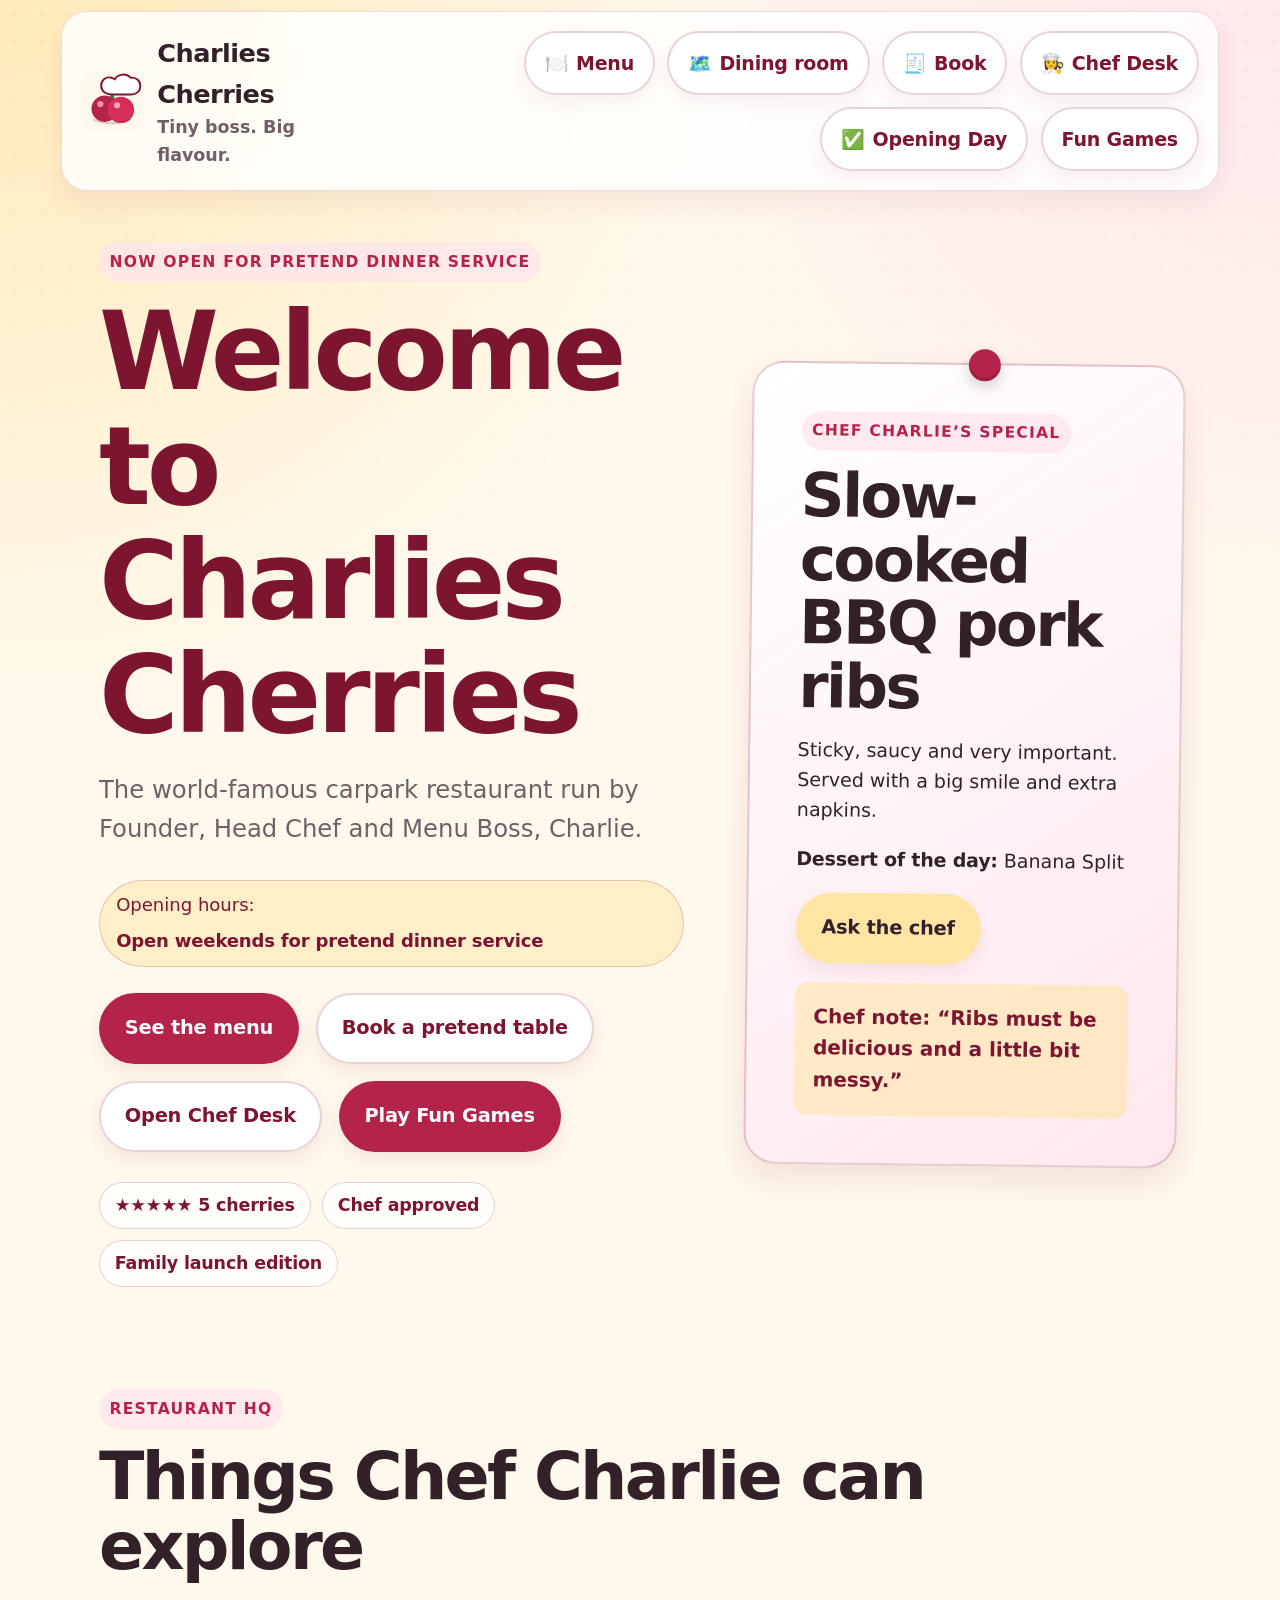
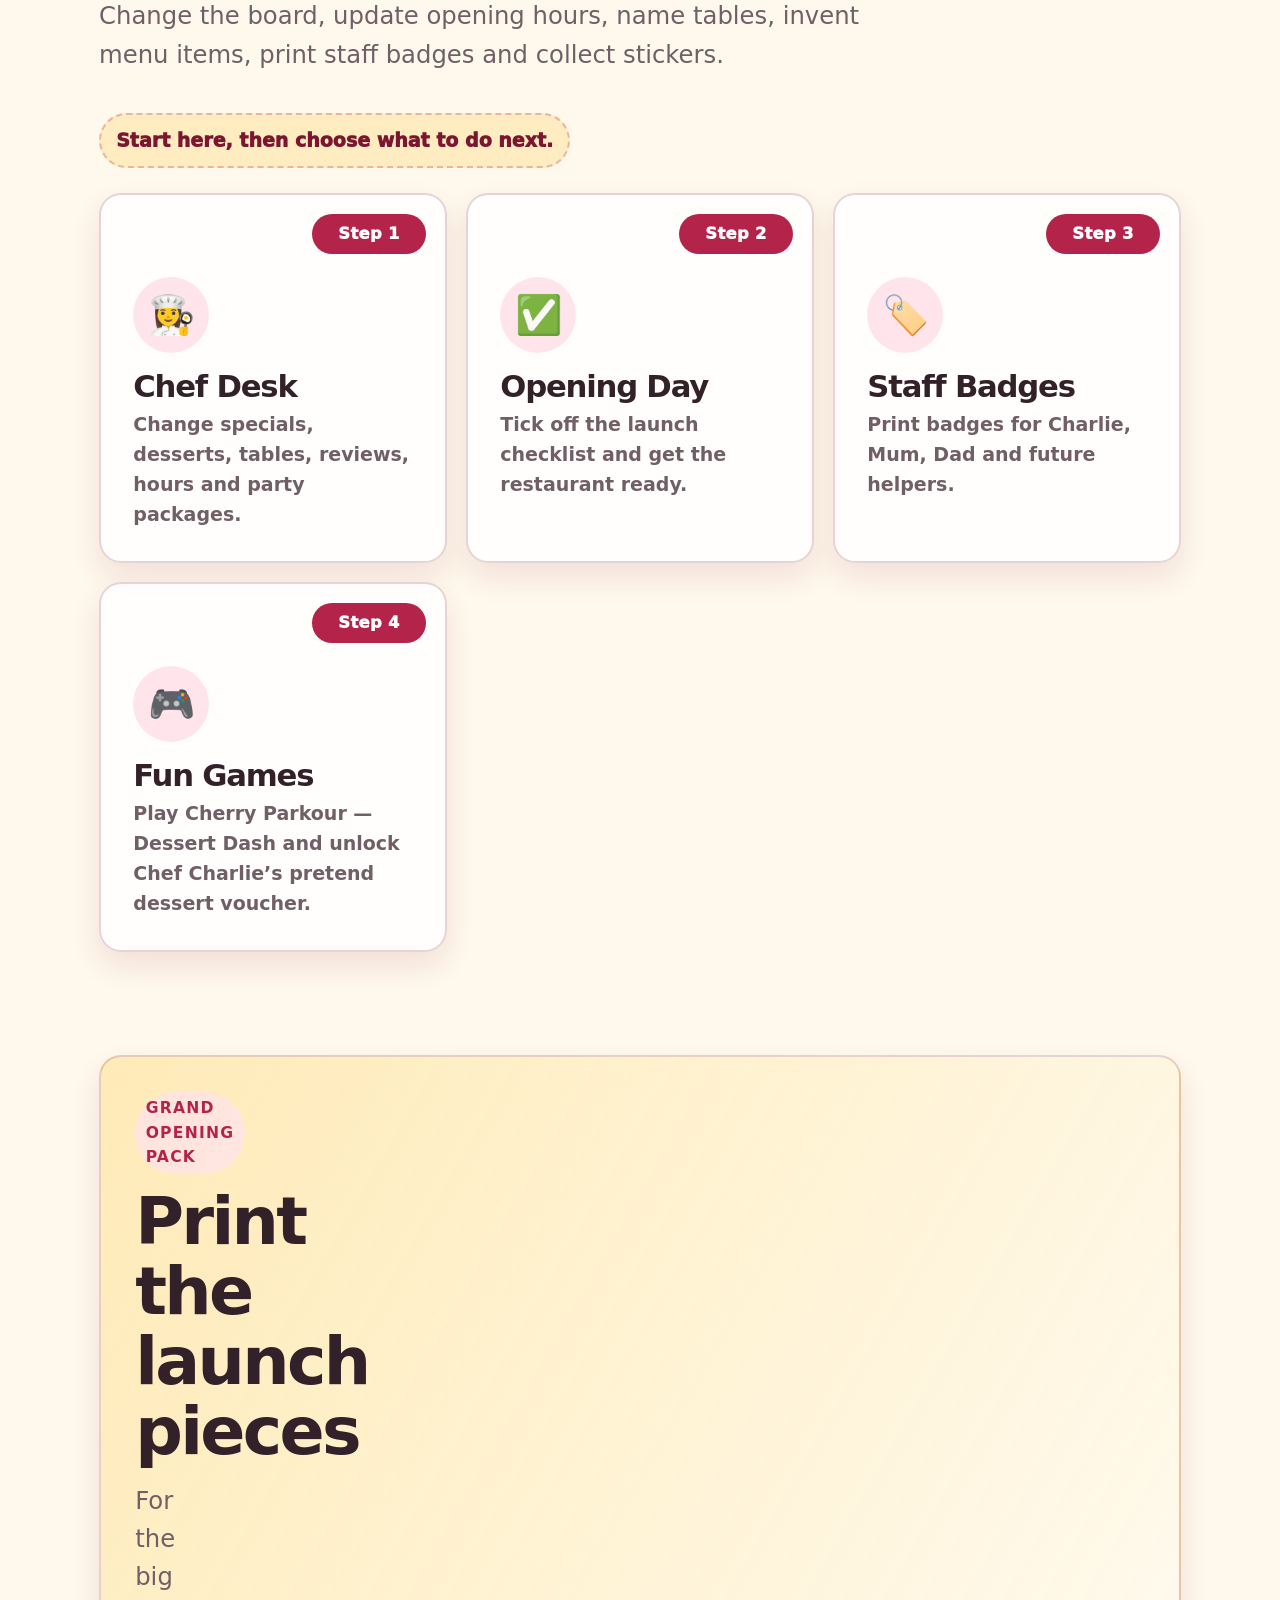
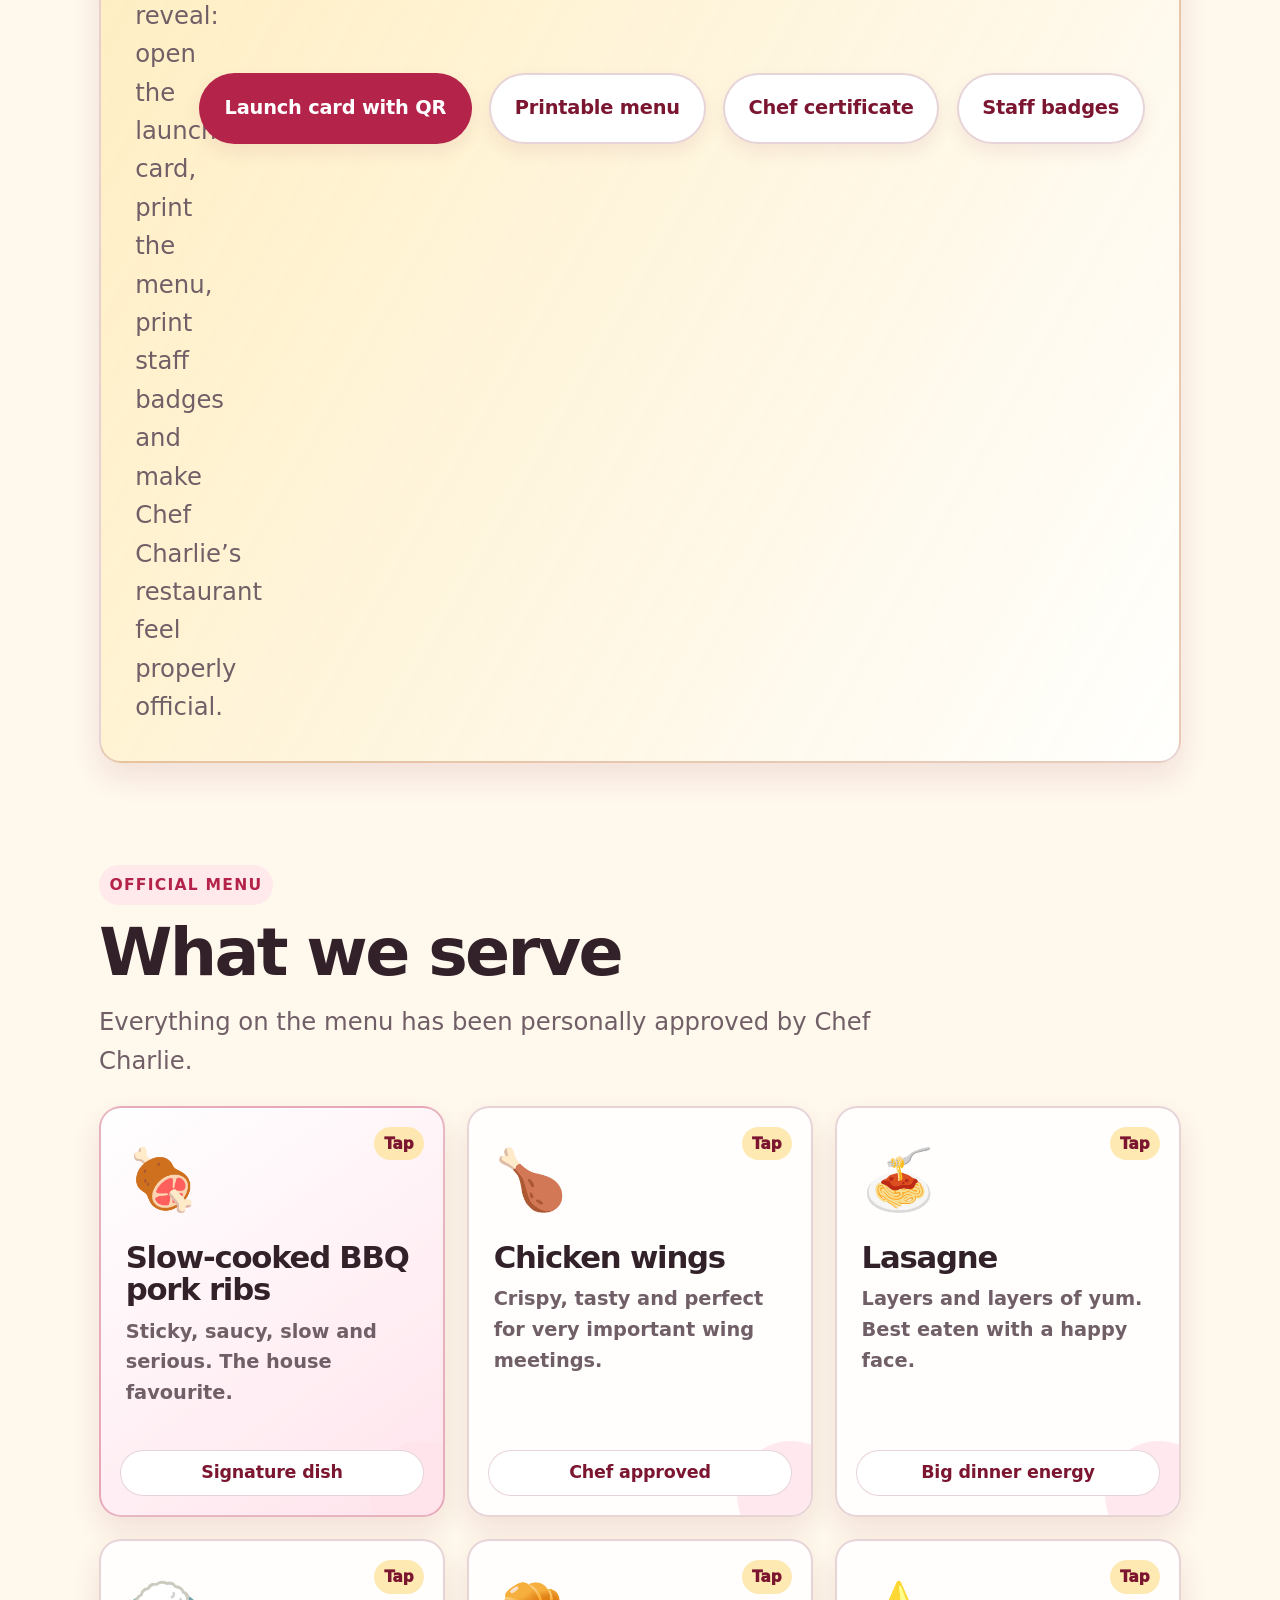
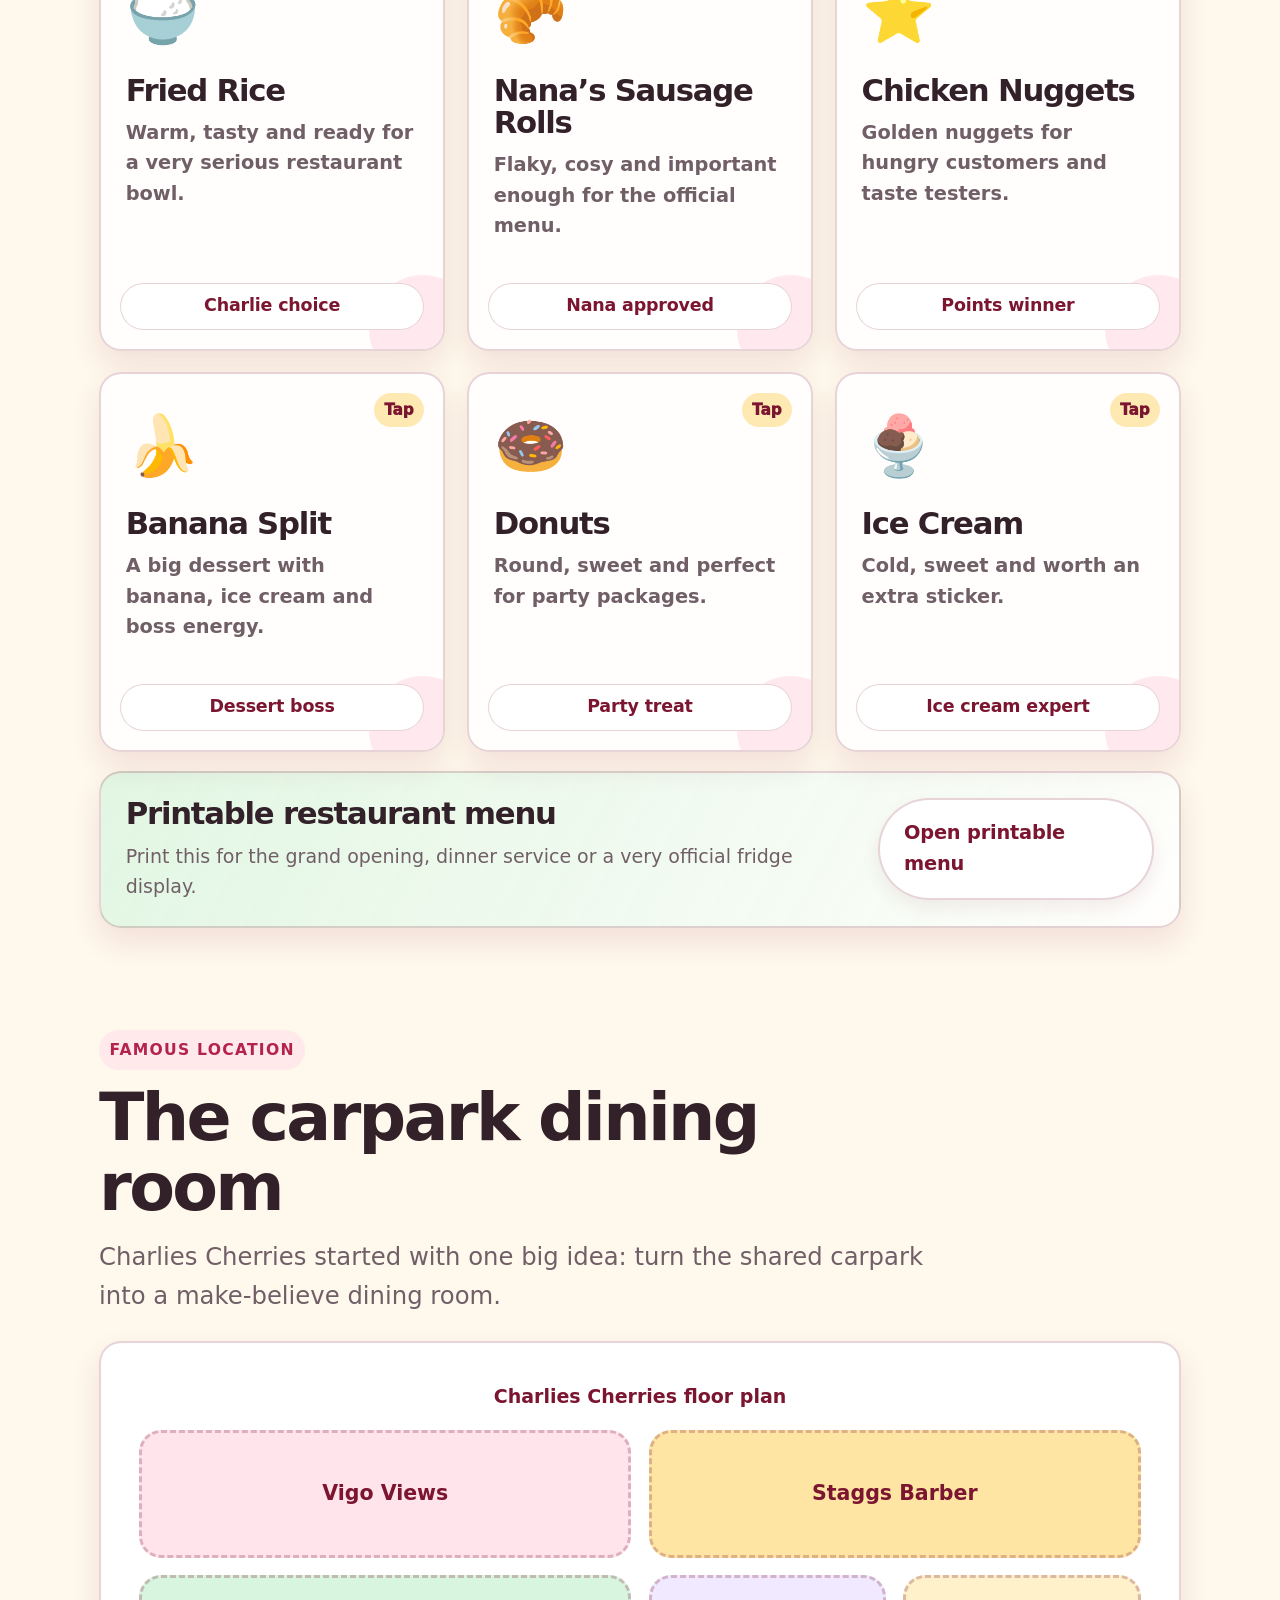
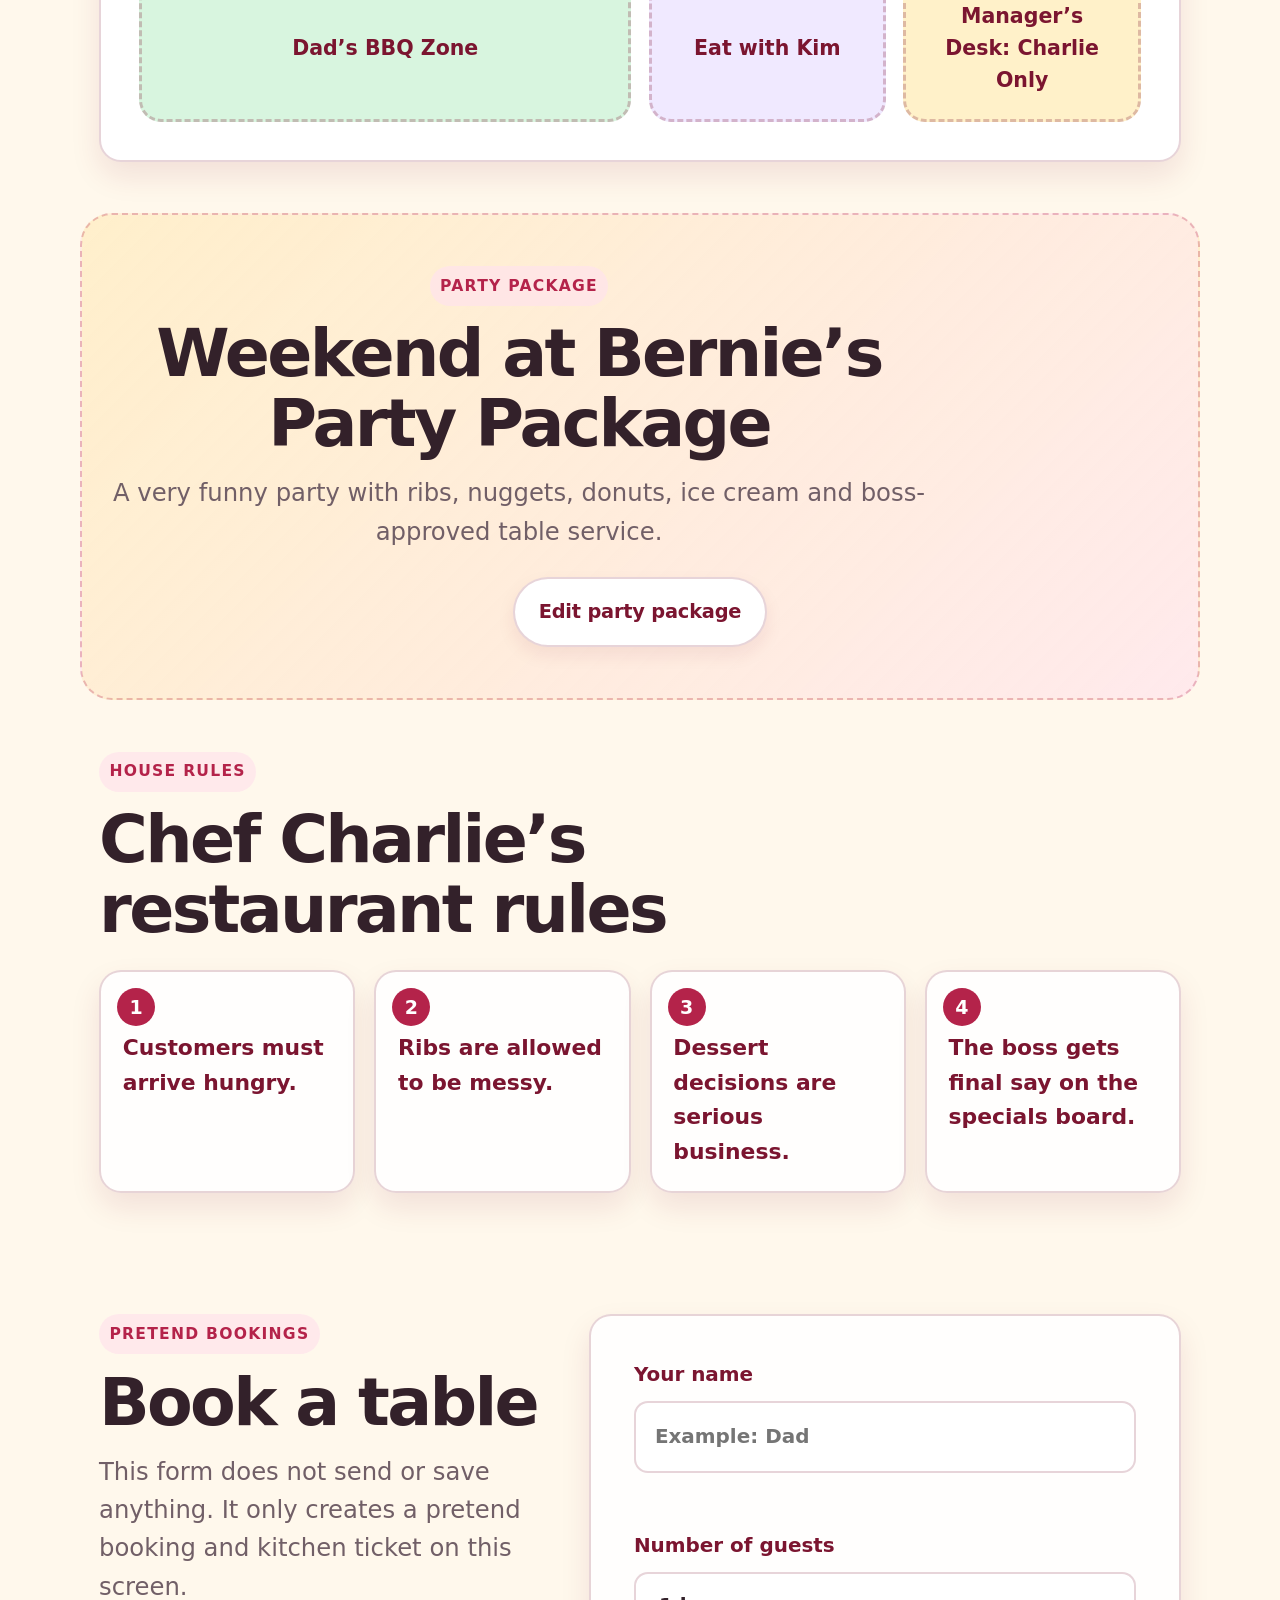
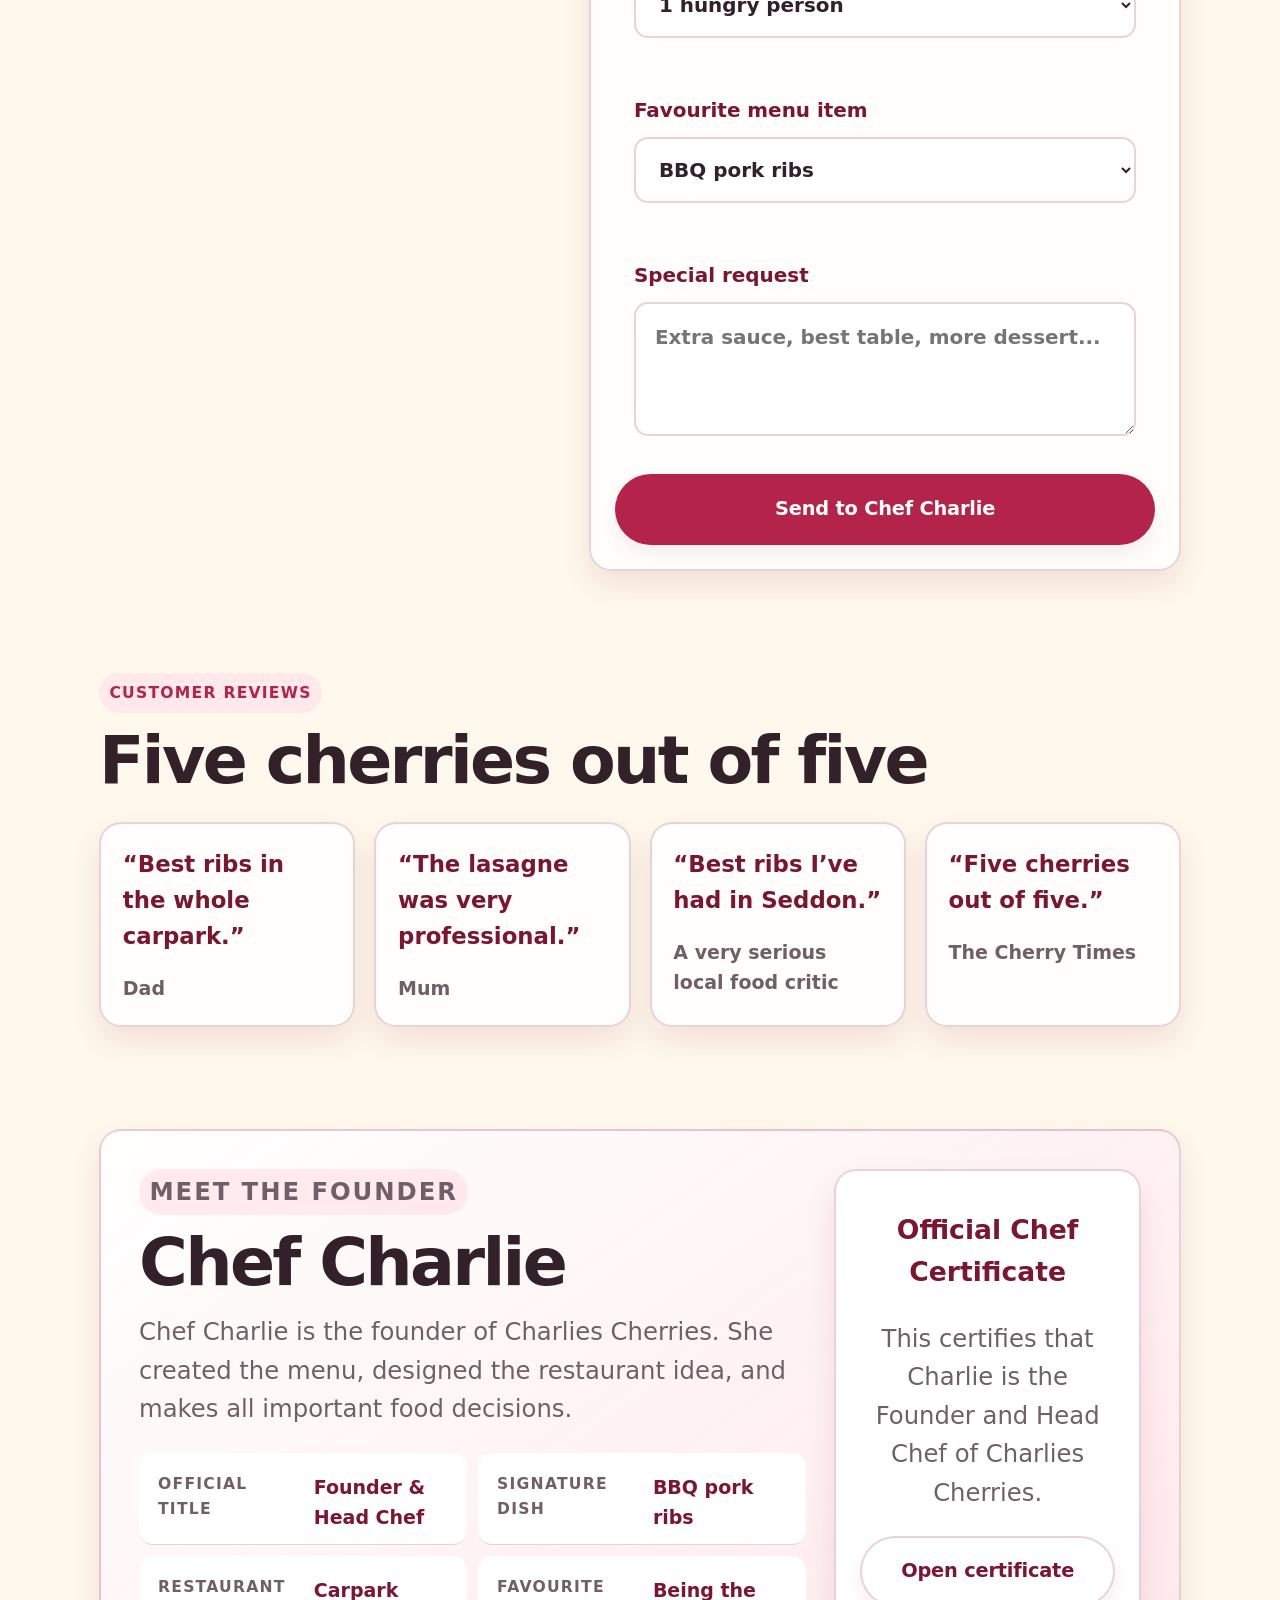
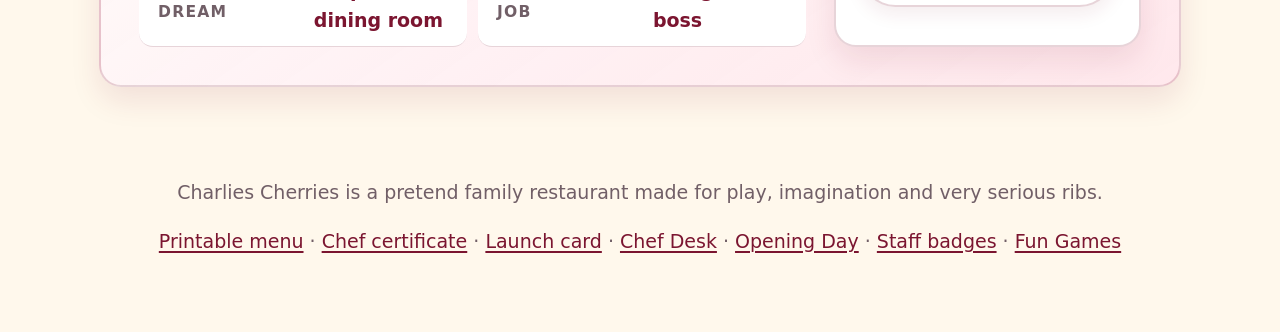
<file: index.html>
<!doctype html>
<html lang="en-AU">
<head>
  <meta charset="utf-8">
  <meta name="viewport" content="width=device-width, initial-scale=1">
  <meta name="robots" content="noindex,nofollow">
  <meta name="theme-color" content="#b4234a">
  <title>Charlies Cherries | Tiny boss. Big flavour.</title>
  <meta name="description" content="Charlies Cherries is a pretend family restaurant by Chef Charlie, serving ribs, fried rice, sausage rolls, nuggets, desserts and big carpark dining room dreams.">
  <link rel="icon" href="/assets/img/icon-192.png">
  <link rel="apple-touch-icon" href="/assets/img/icon-192.png">
  <link rel="manifest" href="/manifest.webmanifest">
  <link rel="stylesheet" href="/assets/css/styles.css">
</head>
<body data-page="home">
  <a class="skip-link" href="#main">Skip to content</a>

  <header class="site-header" aria-label="Charlies Cherries header">
    <a class="brand" href="/" aria-label="Charlies Cherries home">
      <img src="/assets/img/cherry-logo.svg" alt="" width="56" height="56">
      <span><strong>Charlies Cherries</strong><small>Tiny boss. Big flavour.</small></span>
    </a>
    <nav aria-label="Main navigation">
      <a href="#menu">Menu</a>
      <a href="#dining-room">Dining room</a>
      <a href="#bookings">Book</a>
      <a href="/chef-desk.html">Chef Desk</a>
      <a href="/opening-day.html">Opening Day</a>
      <a href="/fun-games/">Fun Games</a>
    </nav>
  </header>

  <main id="main">
    <section class="hero section-shell" aria-labelledby="hero-title">
      <div class="hero-copy">
        <p class="eyebrow" data-live-announcement>Now open for pretend dinner service</p>
        <h1 id="hero-title">Welcome to Charlies Cherries</h1>
        <p class="hero-subtitle">The world-famous carpark restaurant run by Founder, Head Chef and Menu Boss, Charlie.</p>
        <p class="hours-pill">Opening hours: <strong data-live-hours>Open weekends for pretend dinner service</strong></p>
        <div class="hero-actions" aria-label="Page actions">
          <a class="button button-primary" href="#menu">See the menu</a>
          <a class="button button-secondary" href="#bookings">Book a pretend table</a>
          <a class="button button-secondary" href="/chef-desk.html">Open Chef Desk</a>
          <a class="button button-primary" href="/fun-games/">Play Fun Games</a>
        </div>
        <ul class="hero-badges" aria-label="Restaurant highlights">
          <li>★★★★★ 5 cherries</li>
          <li data-live-mood>Chef approved</li>
          <li>Family launch edition</li>
        </ul>
      </div>
      <div class="hero-card" aria-label="Restaurant special card">
        <div class="special-board">
          <span class="special-board__pin" aria-hidden="true"></span>
          <p class="eyebrow">Chef Charlie’s special</p>
          <h2 data-live-special>Slow-cooked BBQ pork ribs</h2>
          <p>Sticky, saucy and very important. Served with a big smile and extra napkins.</p>
          <p><strong>Dessert of the day:</strong> <span data-live-dessert>Banana Split</span></p>
          <button class="button button-small" type="button" data-chef-note>Ask the chef</button>
          <p class="chef-note" aria-live="polite">Chef note: “Ribs must be delicious and a little bit messy.”</p>
        </div>
      </div>
    </section>

    <section class="section-shell hq-pack" aria-labelledby="hq-title">
      <div class="section-heading">
        <p class="eyebrow">Restaurant HQ</p>
        <h2 id="hq-title">Things Chef Charlie can explore</h2>
        <p>Change the board, update opening hours, name tables, invent menu items, print staff badges and collect stickers.</p>
      </div>
      <div class="hq-grid">
        <a class="hq-card" href="/chef-desk.html"><span aria-hidden="true">👩‍🍳</span><h3>Chef Desk</h3><p>Change specials, desserts, tables, reviews, hours and party packages.</p></a>
        <a class="hq-card" href="/opening-day.html"><span aria-hidden="true">✅</span><h3>Opening Day</h3><p>Tick off the launch checklist and get the restaurant ready.</p></a>
        <a class="hq-card" href="/staff-badges.html"><span aria-hidden="true">🏷️</span><h3>Staff Badges</h3><p>Print badges for Charlie, Mum, Dad and future helpers.</p></a>
        <a class="hq-card" href="/fun-games/"><span aria-hidden="true">🎮</span><h3>Fun Games</h3><p>Play Cherry Parkour — Dessert Dash and unlock Chef Charlie’s pretend dessert voucher.</p></a>
      </div>
    </section>

    <section class="section-shell launch-pack" aria-labelledby="launch-pack-title">
      <div class="launch-pack-card">
        <div><p class="eyebrow">Grand opening pack</p><h2 id="launch-pack-title">Print the launch pieces</h2><p>For the big reveal: open the launch card, print the menu, print staff badges and make Chef Charlie’s restaurant feel properly official.</p></div>
        <div class="launch-pack-actions" aria-label="Launch pack links">
          <a class="button button-primary" href="/launch-card.html">Launch card with QR</a>
          <a class="button button-secondary" href="/menu.html">Printable menu</a>
          <a class="button button-secondary" href="/certificate.html">Chef certificate</a>
          <a class="button button-secondary" href="/staff-badges.html">Staff badges</a>
        </div>
      </div>
    </section>

    <section id="menu" class="section-shell" aria-labelledby="menu-title">
      <div class="section-heading"><p class="eyebrow">Official menu</p><h2 id="menu-title">What we serve</h2><p>Everything on the menu has been personally approved by Chef Charlie.</p></div>

      <div class="menu-grid" aria-label="Menu items">
        <article class="menu-card menu-card-featured" tabindex="0" data-menu-card><span class="menu-icon" aria-hidden="true">🍖</span><h3>Slow-cooked BBQ pork ribs</h3><p>Sticky, saucy, slow and serious. The house favourite.</p><span class="menu-stamp">Signature dish</span></article>
        <article class="menu-card" tabindex="0" data-menu-card><span class="menu-icon" aria-hidden="true">🍗</span><h3>Chicken wings</h3><p>Crispy, tasty and perfect for very important wing meetings.</p><span class="menu-stamp">Chef approved</span></article>
        <article class="menu-card" tabindex="0" data-menu-card><span class="menu-icon" aria-hidden="true">🍝</span><h3>Lasagne</h3><p>Layers and layers of yum. Best eaten with a happy face.</p><span class="menu-stamp">Big dinner energy</span></article>
        <article class="menu-card" tabindex="0" data-menu-card><span class="menu-icon" aria-hidden="true">🍚</span><h3>Fried Rice</h3><p>Warm, tasty and ready for a very serious restaurant bowl.</p><span class="menu-stamp">Charlie choice</span></article>
        <article class="menu-card" tabindex="0" data-menu-card><span class="menu-icon" aria-hidden="true">🥐</span><h3>Nana’s Sausage Rolls</h3><p>Flaky, cosy and important enough for the official menu.</p><span class="menu-stamp">Nana approved</span></article>
        <article class="menu-card" tabindex="0" data-menu-card><span class="menu-icon" aria-hidden="true">⭐</span><h3>Chicken Nuggets</h3><p>Golden nuggets for hungry customers and taste testers.</p><span class="menu-stamp">Points winner</span></article>
        <article class="menu-card" tabindex="0" data-menu-card data-sticker="ice-cream"><span class="menu-icon" aria-hidden="true">🍌</span><h3>Banana Split</h3><p>A big dessert with banana, ice cream and boss energy.</p><span class="menu-stamp">Dessert boss</span></article>
        <article class="menu-card" tabindex="0" data-menu-card><span class="menu-icon" aria-hidden="true">🍩</span><h3>Donuts</h3><p>Round, sweet and perfect for party packages.</p><span class="menu-stamp">Party treat</span></article>
        <article class="menu-card" tabindex="0" data-menu-card data-sticker="ice-cream"><span class="menu-icon" aria-hidden="true">🍨</span><h3>Ice Cream</h3><p>Cold, sweet and worth an extra sticker.</p><span class="menu-stamp">Ice cream expert</span></article>
      </div>

      <article class="invention-card" data-invention-home hidden><p class="eyebrow">Chef Charlie’s newest invention</p><div class="invention-card__body"><span class="invention-card__emoji" data-invention-emoji aria-hidden="true">🍒</span><div><h3 data-invention-name>Secret menu item</h3><p data-invention-note>Made by Chef Charlie at the Chef Desk.</p><p class="menu-stamp"><span data-invention-price>5 cherries</span> · <span data-invention-stamp>Chef approved</span></p></div></div></article>

      <div class="print-card"><div><h3>Printable restaurant menu</h3><p>Print this for the grand opening, dinner service or a very official fridge display.</p></div><a class="button button-secondary" href="/menu.html">Open printable menu</a></div>
    </section>

    <section id="dining-room" class="section-shell dining-room" aria-labelledby="dining-title">
      <div class="section-heading"><p class="eyebrow">Famous location</p><h2 id="dining-title">The carpark dining room</h2><p>Charlies Cherries started with one big idea: turn the shared carpark into a make-believe dining room.</p></div>
      <div class="map-card" role="img" aria-label="Pretend map of the Charlies Cherries carpark dining room">
        <div class="map-title">Charlies Cherries floor plan</div>
        <div class="map-grid">
          <div class="map-zone vip" data-live-table-vigo>Vigo Views</div>
          <div class="map-zone ribs" data-live-table-staggs>Staggs Barber</div>
          <div class="map-zone kitchen">Dad’s BBQ Zone</div>
          <div class="map-zone dessert" data-live-table-kim>Eat with Kim</div>
          <div class="map-zone manager">Manager’s Desk: Charlie Only</div>
        </div>
      </div>
    </section>

    <section class="section-shell party-package" aria-labelledby="party-title">
      <div class="section-heading"><p class="eyebrow">Party package</p><h2 id="party-title" data-live-party-name>Weekend at Bernie’s Party Package</h2><p data-live-party-description>A very funny party with ribs, nuggets, donuts, ice cream and boss-approved table service.</p></div>
      <a class="button button-secondary" href="/chef-desk.html#party">Edit party package</a>
    </section>

    <section class="section-shell rules" aria-labelledby="rules-title"><div class="section-heading"><p class="eyebrow">House rules</p><h2 id="rules-title">Chef Charlie’s restaurant rules</h2></div><ol class="rules-list"><li>Customers must arrive hungry.</li><li>Ribs are allowed to be messy.</li><li>Dessert decisions are serious business.</li><li>The boss gets final say on the specials board.</li></ol></section>

    <section id="bookings" class="section-shell bookings" aria-labelledby="booking-title">
      <div class="section-heading"><p class="eyebrow">Pretend bookings</p><h2 id="booking-title">Book a table</h2><p>This form does not send or save anything. It only creates a pretend booking and kitchen ticket on this screen.</p></div>
      <form class="booking-form" data-booking-form>
        <label>Your name<input name="guest" type="text" autocomplete="off" placeholder="Example: Dad" required></label>
        <label>Number of guests<select name="guests" required><option value="1 hungry person">1 hungry person</option><option value="2 hungry people">2 hungry people</option><option value="3 hungry people">3 hungry people</option><option value="4 hungry people">4 hungry people</option><option value="5+ very hungry people">5+ very hungry people</option></select></label>
        <label>Favourite menu item<select name="meal" required data-meal-select><option>BBQ pork ribs</option><option>Chicken wings</option><option>Lasagne</option><option>Fried Rice</option><option>Nana’s Sausage Rolls</option><option>Chicken Nuggets</option><option>Banana Split</option><option>Donuts</option><option>Ice Cream</option></select></label>
        <label>Special request<textarea name="request" rows="3" placeholder="Extra sauce, best table, more dessert..."></textarea></label>
        <button class="button button-primary" type="submit">Send to Chef Charlie</button>
      </form>
      <div class="confirmation" data-confirmation hidden aria-live="polite"></div>
      <article class="order-ticket" data-order-ticket hidden aria-label="Printable kitchen order ticket"></article>
    </section>

    <section class="section-shell reviews" aria-labelledby="reviews-title"><div class="section-heading"><p class="eyebrow">Customer reviews</p><h2 id="reviews-title">Five cherries out of five</h2></div><div class="review-grid"><blockquote><p>“Best ribs in the whole carpark.”</p><cite>Dad</cite></blockquote><blockquote><p>“The lasagne was very professional.”</p><cite>Mum</cite></blockquote><blockquote><p data-live-review-quote>“Best ribs I’ve had in Seddon.”</p><cite data-live-review-author>A very serious local food critic</cite></blockquote><blockquote><p>“Five cherries out of five.”</p><cite>The Cherry Times</cite></blockquote></div></section>

    <section id="chef" class="section-shell chef" aria-labelledby="chef-title"><div class="chef-card"><div><p class="eyebrow">Meet the founder</p><h2 id="chef-title">Chef Charlie</h2><p>Chef Charlie is the founder of Charlies Cherries. She created the menu, designed the restaurant idea, and makes all important food decisions.</p><dl class="chef-facts"><div><dt>Official title</dt><dd>Founder & Head Chef</dd></div><div><dt>Signature dish</dt><dd>BBQ pork ribs</dd></div><div><dt>Restaurant dream</dt><dd>Carpark dining room</dd></div><div><dt>Favourite job</dt><dd>Being the boss</dd></div></dl></div><div class="certificate-preview"><p class="certificate-preview__title">Official Chef Certificate</p><p>This certifies that Charlie is the Founder and Head Chef of Charlies Cherries.</p><a class="button button-secondary" href="/certificate.html">Open certificate</a></div></div></section>
  </main>

  <footer class="site-footer"><p>Charlies Cherries is a pretend family restaurant made for play, imagination and very serious ribs.</p><p><a href="/menu.html">Printable menu</a> · <a href="/certificate.html">Chef certificate</a> · <a href="/launch-card.html">Launch card</a> · <a href="/chef-desk.html">Chef Desk</a> · <a href="/opening-day.html">Opening Day</a> · <a href="/staff-badges.html">Staff badges</a> · <a href="/fun-games/">Fun Games</a></p></footer>
  <script src="/assets/js/app.js" defer></script>
</body>
</html>
</file>
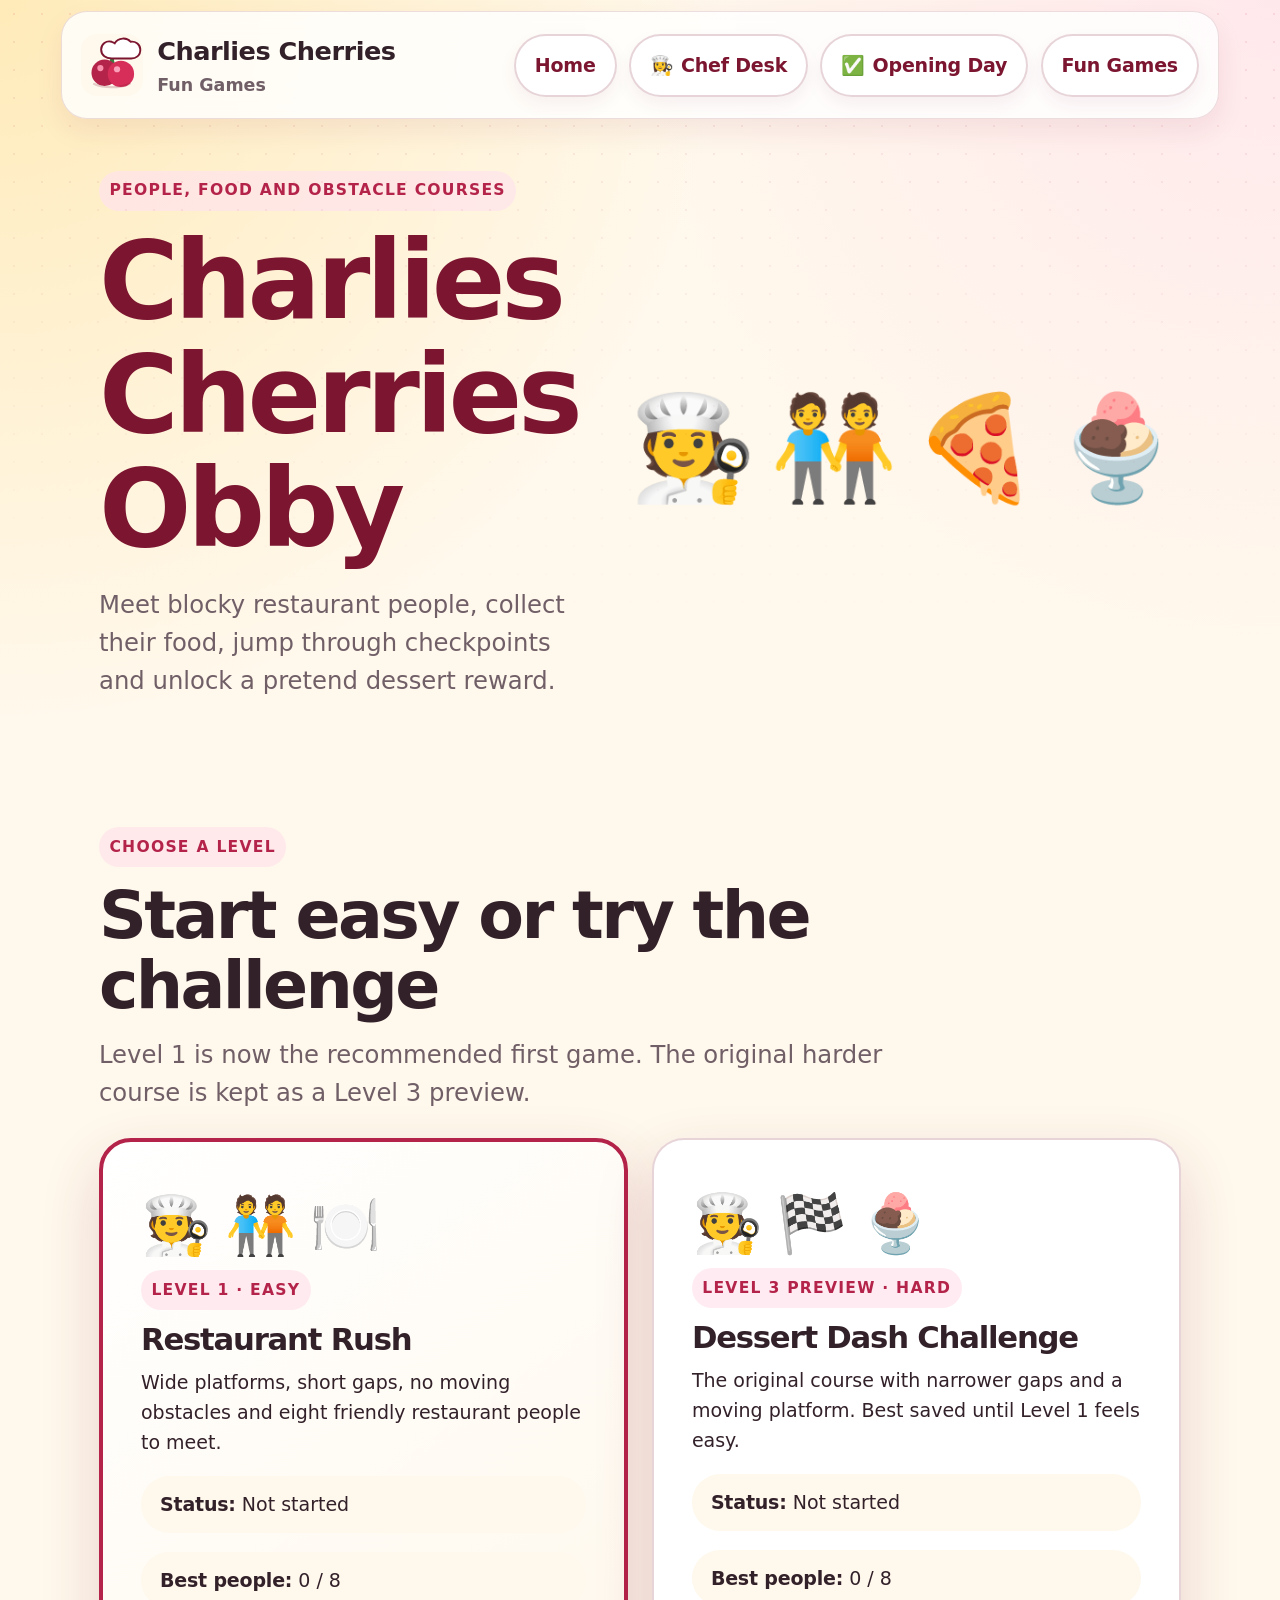
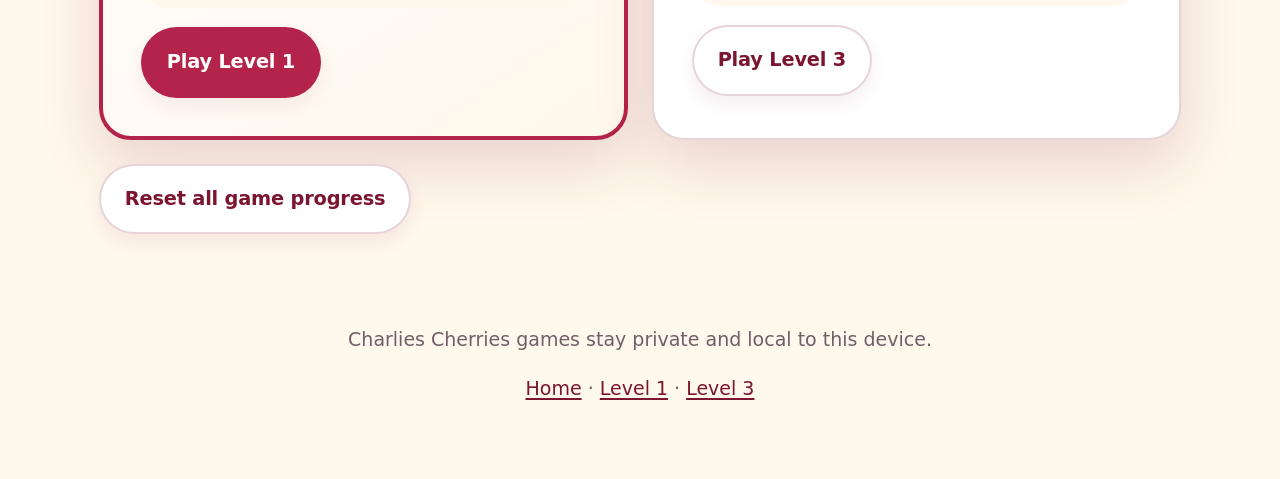
<file: fun-games/index.html>
<!doctype html>
<html lang="en-AU">
<head>
  <meta charset="utf-8">
  <meta name="viewport" content="width=device-width, initial-scale=1">
  <meta name="robots" content="noindex,nofollow">
  <meta name="theme-color" content="#b4234a">
  <title>Fun Games | Charlies Cherries</title>
  <meta name="description" content="Play Charlies Cherries people obbies and unlock pretend restaurant rewards on this device.">
  <link rel="icon" href="/assets/img/icon-192.png">
  <link rel="apple-touch-icon" href="/assets/img/icon-192.png">
  <link rel="manifest" href="/manifest.webmanifest">
  <link rel="stylesheet" href="/assets/css/styles.css">
  <link rel="stylesheet" href="/assets/css/fun-games.css">
</head>
<body data-page="fun-games">
  <a class="skip-link" href="#main">Skip to content</a>
  <header class="site-header" aria-label="Charlies Cherries header">
    <a class="brand" href="/" aria-label="Charlies Cherries home"><img src="/assets/img/cherry-logo.svg" alt="" width="56" height="56"><span><strong>Charlies Cherries</strong><small>Fun Games</small></span></a>
    <nav aria-label="Main navigation"><a href="/">Home</a><a href="/chef-desk.html">Chef Desk</a><a href="/opening-day.html">Opening Day</a><a href="/fun-games/" aria-current="page">Fun Games</a></nav>
  </header>

  <main id="main">
    <section class="section-shell games-hero" aria-labelledby="games-title">
      <div>
        <p class="eyebrow">People, food and obstacle courses</p>
        <h1 id="games-title">Charlies Cherries Obby</h1>
        <p class="hero-subtitle">Meet blocky restaurant people, collect their food, jump through checkpoints and unlock a pretend dessert reward.</p>
      </div>
      <div class="game-card__art game-card__art--people" aria-hidden="true"><span>🧑‍🍳</span><span>🧑‍🤝‍🧑</span><span>🍕</span><span>🍨</span></div>
    </section>

    <section class="section-shell" aria-labelledby="levels-title">
      <div class="section-heading">
        <p class="eyebrow">Choose a level</p>
        <h2 id="levels-title">Start easy or try the challenge</h2>
        <p>Level 1 is now the recommended first game. The original harder course is kept as a Level 3 preview.</p>
      </div>

      <div class="games-grid">
        <article class="game-card game-card--primary">
          <div class="game-card__art" aria-hidden="true"><span>🧑‍🍳</span><span>🧑‍🤝‍🧑</span><span>🍽️</span></div>
          <p class="eyebrow">Level 1 · Easy</p>
          <h3>Restaurant Rush</h3>
          <p>Wide platforms, short gaps, no moving obstacles and eight friendly restaurant people to meet.</p>
          <p class="game-status"><strong>Status:</strong> <span data-level1-status>Not started</span></p>
          <p class="game-status"><strong>Best people:</strong> <span data-level1-people>0 / 8</span></p>
          <a class="button button-primary" href="/fun-games/cherry-parkour/?level=easy">Play Level 1</a>
        </article>

        <article class="game-card">
          <div class="game-card__art" aria-hidden="true"><span>🧑‍🍳</span><span>🏁</span><span>🍨</span></div>
          <p class="eyebrow">Level 3 preview · Hard</p>
          <h3>Dessert Dash Challenge</h3>
          <p>The original course with narrower gaps and a moving platform. Best saved until Level 1 feels easy.</p>
          <p class="game-status"><strong>Status:</strong> <span data-level3-status>Not started</span></p>
          <p class="game-status"><strong>Best people:</strong> <span data-level3-people>0 / 8</span></p>
          <a class="button button-secondary" href="/fun-games/cherry-parkour/?level=challenge">Play Level 3</a>
        </article>
      </div>

      <div class="hero-actions games-actions"><button class="button button-secondary" type="button" data-reset-games>Reset all game progress</button></div>
    </section>

    <section class="section-shell voucher-panel" data-voucher-panel hidden aria-labelledby="voucher-title">
      <div class="voucher" data-voucher>
        <p class="eyebrow">Unlocked reward</p>
        <h2 id="voucher-title">Chef Charlie’s Free Dessert Voucher</h2>
        <p>Congratulations! You completed a Charlies Cherries obby.</p>
        <p>This voucher is good for one free pretend dessert at Charlies Cherries.</p>
        <p>Approved by Founder and Head Chef Charlie.</p>
        <p><strong>Completed:</strong> <span data-completion-date>Today</span></p>
        <div class="dessert-bowl" aria-hidden="true">🍨🍌🍩</div>
      </div>
      <div class="hero-actions voucher-actions"><button class="button button-primary" type="button" data-print-voucher>Print Voucher</button><a class="button button-secondary" href="/fun-games/cherry-parkour/?level=easy">Play Again</a></div>
    </section>
  </main>

  <footer class="site-footer"><p>Charlies Cherries games stay private and local to this device.</p><p><a href="/">Home</a> · <a href="/fun-games/cherry-parkour/?level=easy">Level 1</a> · <a href="/fun-games/cherry-parkour/?level=challenge">Level 3</a></p></footer>
  <script src="/assets/js/fun-games-hub.js" defer></script>
</body>
</html>
</file>
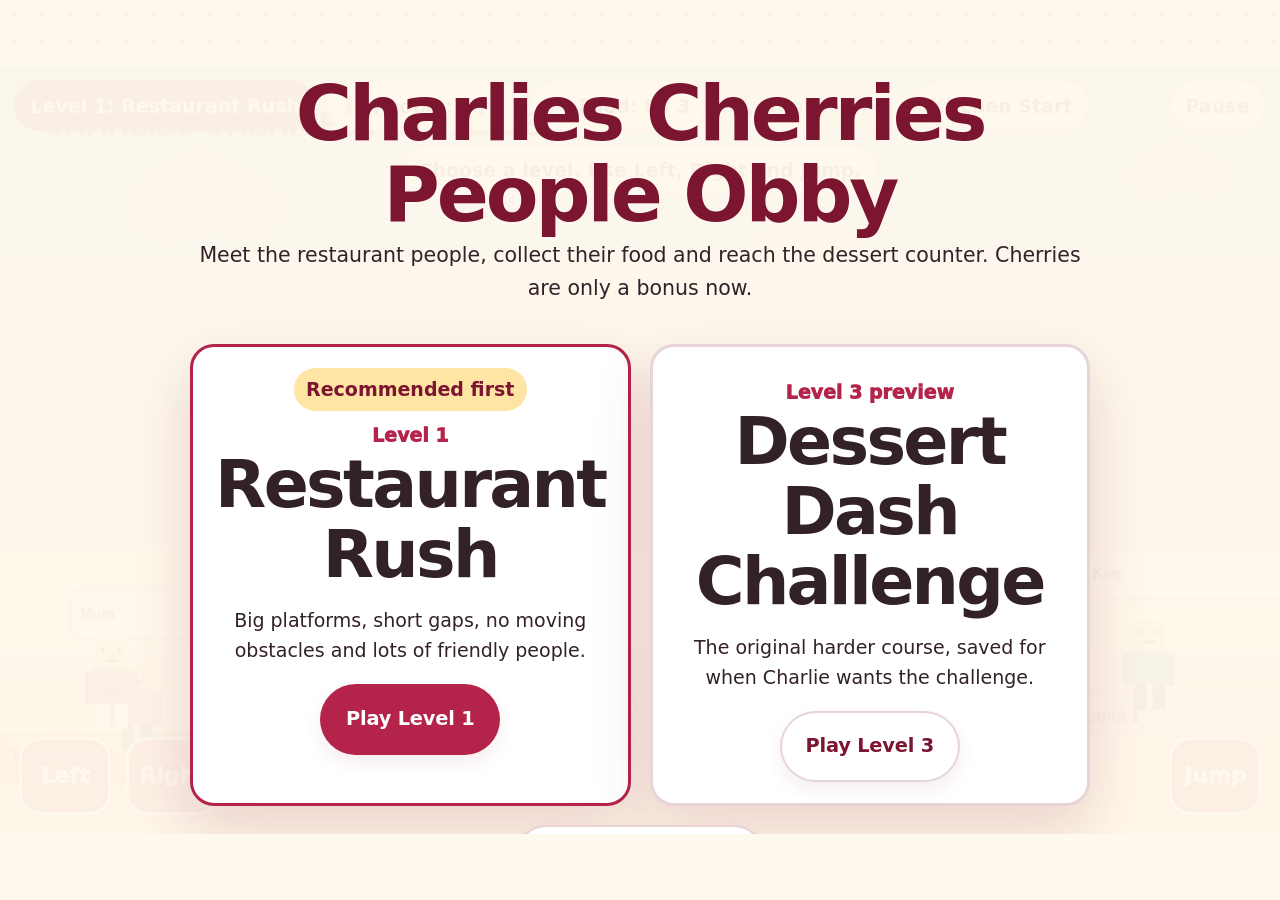
<file: fun-games/cherry-parkour/index.html>
<!doctype html>
<html lang="en-AU">
<head>
  <meta charset="utf-8">
  <meta name="viewport" content="width=device-width, initial-scale=1, maximum-scale=1, user-scalable=no">
  <meta name="robots" content="noindex,nofollow">
  <meta name="theme-color" content="#b4234a">
  <title>Charlies Cherries People Obby</title>
  <link rel="icon" href="/assets/img/icon-192.png">
  <link rel="stylesheet" href="/assets/css/styles.css">
  <link rel="stylesheet" href="/assets/css/fun-games.css">
</head>
<body class="game-body" data-page="cherry-parkour">
  <div class="rotate-prompt"><strong>Turn the iPad sideways</strong><span>The Charlies Cherries obby is made for landscape play.</span></div>
  <main class="parkour-shell" id="main">
    <section class="game-stage" aria-label="Charlies Cherries people obby">
      <canvas id="parkour-canvas" width="1024" height="576" aria-label="Chef Charlie restaurant people obstacle course"></canvas>

      <div class="game-hud">
        <span class="game-hud__level" data-level-name>Level 1: Restaurant Rush</span>
        <span>🧑‍🤝‍🧑 People: <strong data-people>0 / 8</strong></span>
        <span>🍽️ Food: <strong data-food>0 / 3</strong></span>
        <span class="game-hud__secondary">🍒 Bonus: <strong data-cherries>0 / 3</strong></span>
        <span data-checkpoint>Kitchen Start</span>
      </div>

      <div class="game-message" data-message>Choose a level. Use Left, Right and Jump.</div>

      <div class="start-panel" data-start-panel>
        <p class="eyebrow">Blocky people · checkpoints · restaurant jumps</p>
        <h1>Charlies Cherries People Obby</h1>
        <p>Meet the restaurant people, collect their food and reach the dessert counter. Cherries are only a bonus now.</p>
        <div class="mode-grid" aria-label="Choose a level">
          <article class="mode-card mode-card--recommended" data-mode-card="easy">
            <span class="level-number">Level 1</span>
            <h2>Restaurant Rush</h2>
            <p>Big platforms, short gaps, no moving obstacles and lots of friendly people.</p>
            <button class="button button-primary" type="button" data-start-mode="easy">Play Level 1</button>
          </article>
          <article class="mode-card" data-mode-card="challenge">
            <span class="level-number">Level 3 preview</span>
            <h2>Dessert Dash Challenge</h2>
            <p>The original harder course, saved for when Charlie wants the challenge.</p>
            <button class="button button-secondary" type="button" data-start-mode="challenge">Play Level 3</button>
          </article>
        </div>
        <a class="button button-secondary" href="/fun-games/">Exit to Fun Games</a>
      </div>

      <div class="pause-panel" data-pause-panel hidden>
        <h2>Paused</h2>
        <div class="screen-actions">
          <button class="button button-primary" type="button" data-resume>Resume</button>
          <button class="button button-secondary" type="button" data-restart-checkpoint>Restart from checkpoint</button>
          <button class="button button-secondary" type="button" data-restart-level>Restart level</button>
          <button class="button button-secondary" type="button" data-sound-toggle>Sound on</button>
          <a class="button button-secondary" href="/fun-games/">Exit to Fun Games</a>
        </div>
      </div>

      <div class="complete-panel" data-complete-panel hidden>
        <h2 data-complete-title>Level complete!</h2>
        <p><strong data-complete-level>Restaurant Rush</strong></p>
        <p>People met: <strong data-final-people>0 / 8</strong></p>
        <p>Bonus cherries: <strong data-final-cherries>0 / 3</strong></p>
        <p class="champion" data-people-champion hidden>People Champion — you met everyone!</p>
        <div class="celebration" aria-hidden="true">🎉 🧑‍🍳 🧑‍🤝‍🧑 🍨 🎉</div>
        <article class="voucher">
          <h3>Chef Charlie’s Free Dessert Voucher</h3>
          <p>Congratulations! You completed a Charlies Cherries obby.</p>
          <p>This voucher is good for one free pretend dessert at Charlies Cherries.</p>
          <p>Approved by Founder and Head Chef Charlie.</p>
          <p><strong>Completed:</strong> <span data-win-date></span></p>
          <div class="dessert-bowl" aria-hidden="true">🍨🍌🍩</div>
        </article>
        <div class="screen-actions">
          <button class="button button-primary" type="button" data-print-voucher>Print Voucher</button>
          <button class="button button-secondary" type="button" data-play-again>Play Again</button>
          <a class="button button-secondary" href="/fun-games/">Return to Fun Games</a>
        </div>
      </div>

      <button class="pause-button" type="button" data-pause>Pause</button>
      <div class="touch-controls" aria-label="Touch controls">
        <div><button data-hold="left">Left</button><button data-hold="right">Right</button></div>
        <button data-jump>Jump</button>
      </div>
    </section>
  </main>
  <script src="/assets/js/cherry-parkour.js" defer></script>
</body>
</html>
</file>
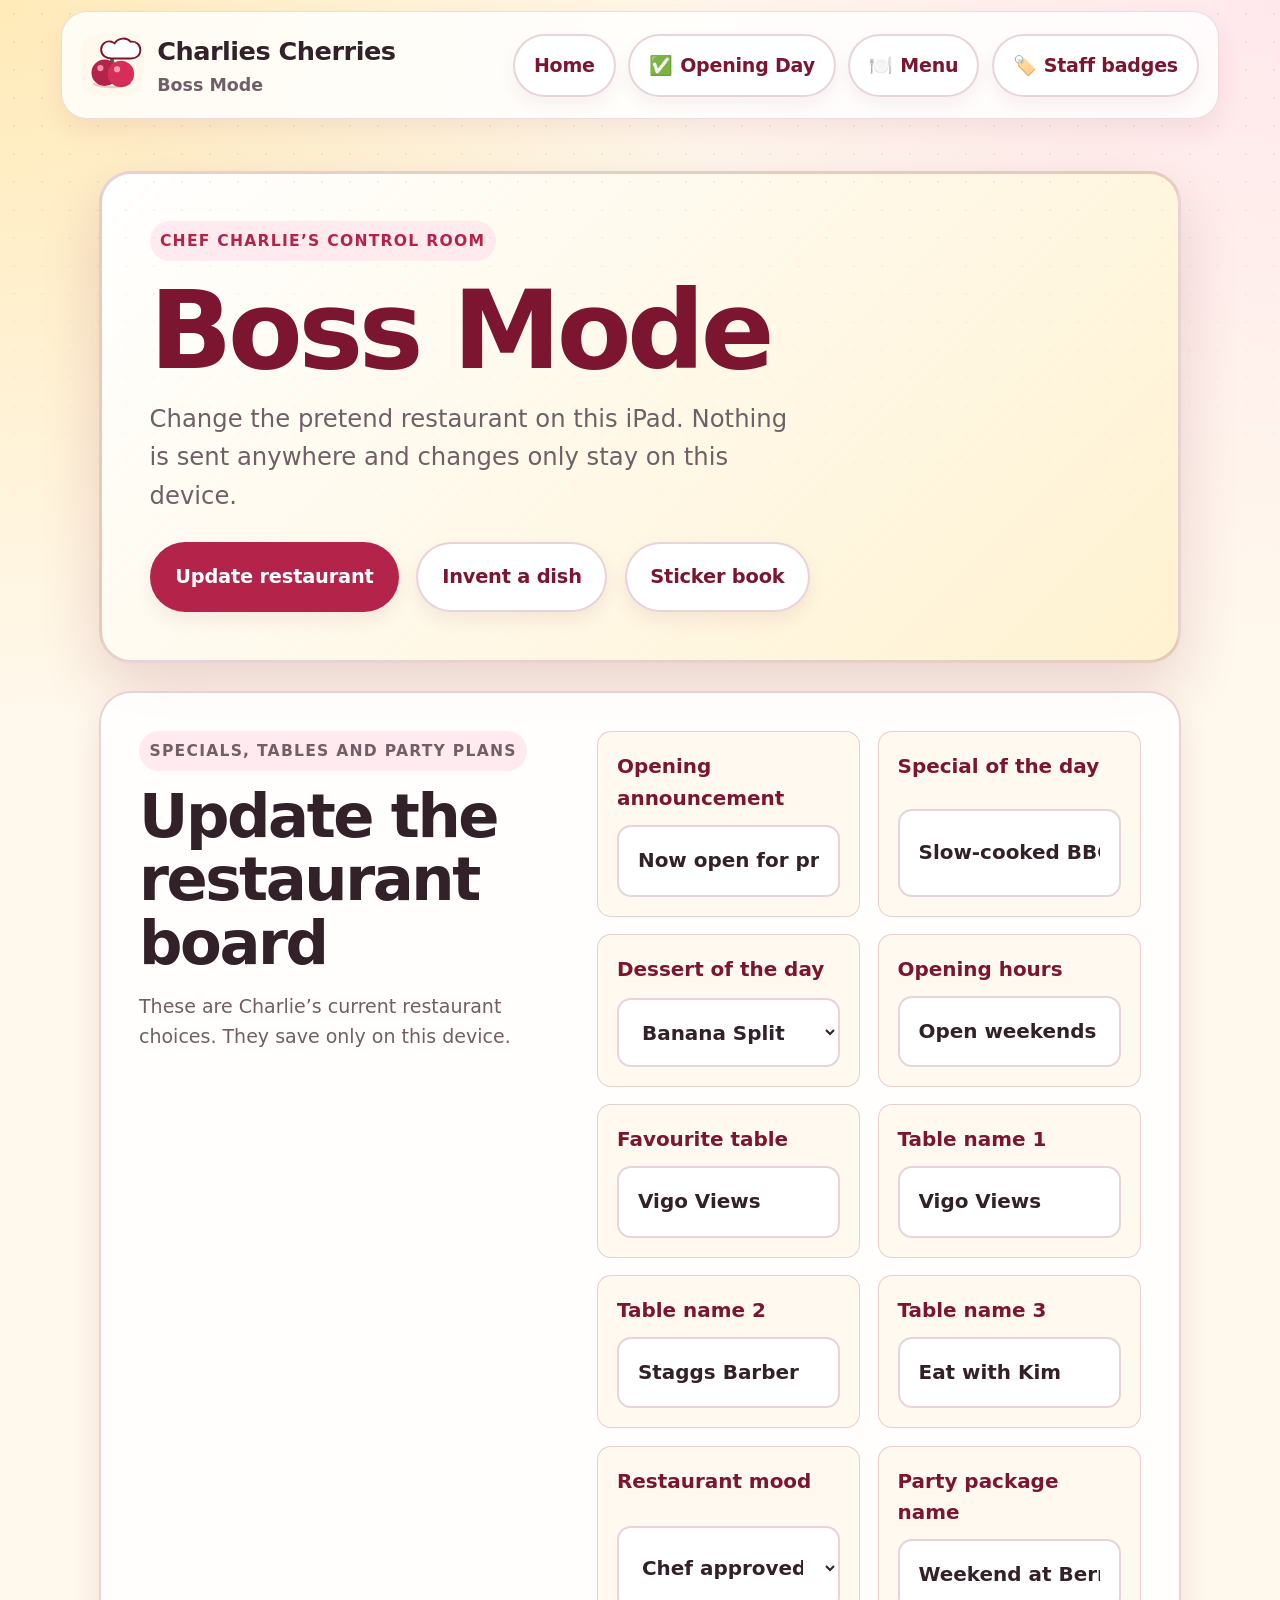
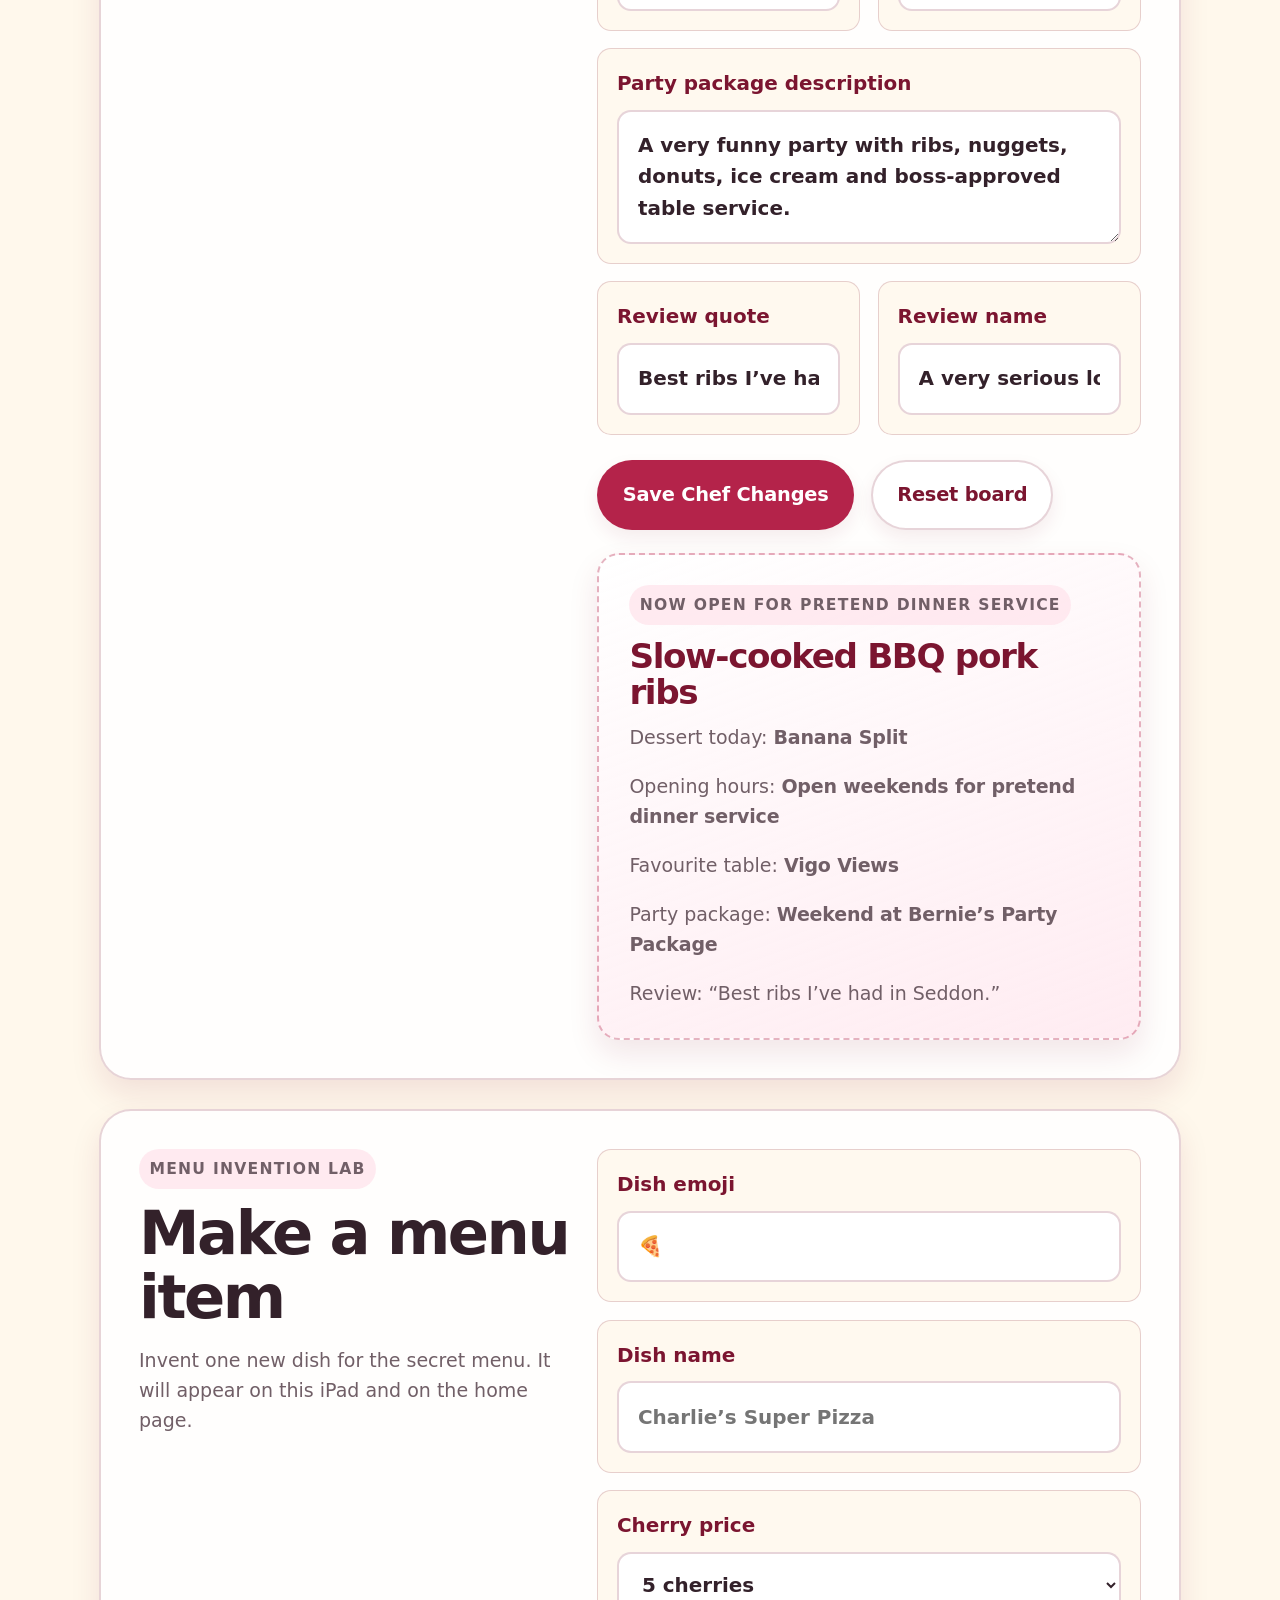
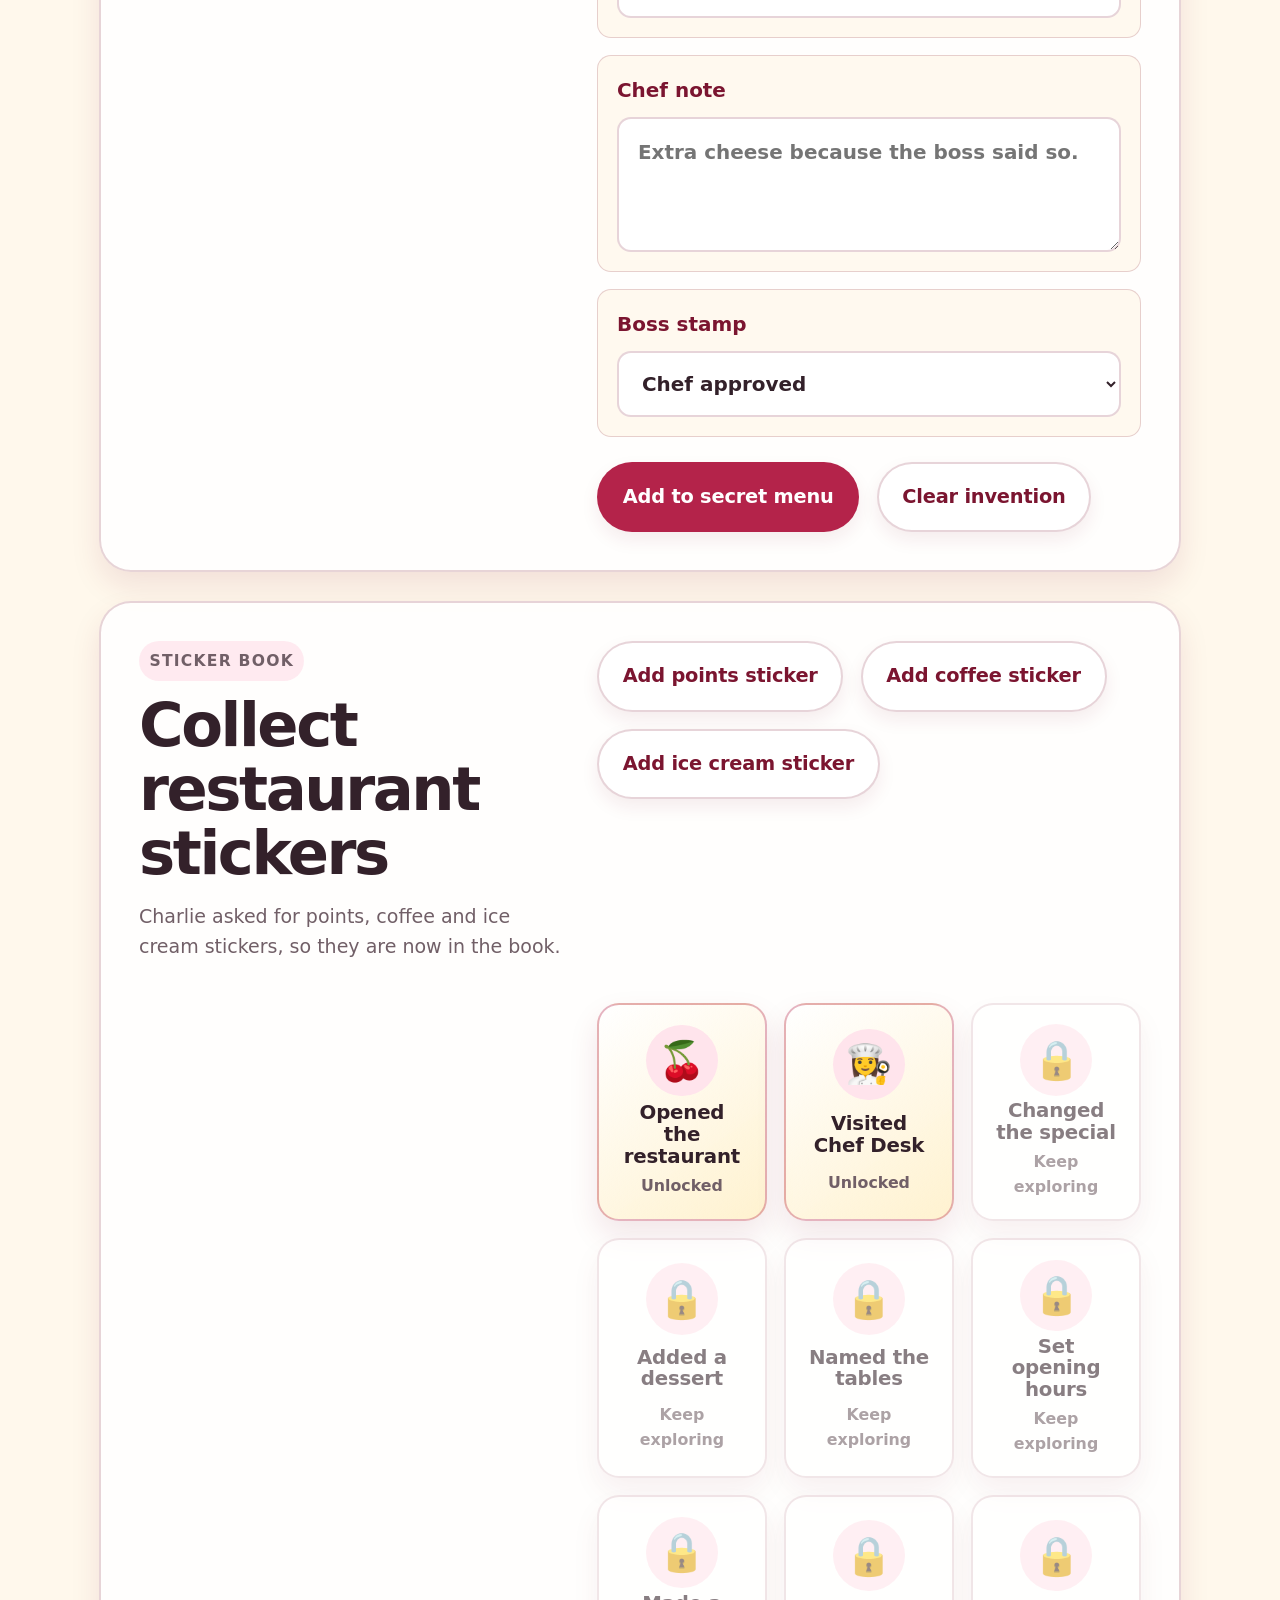
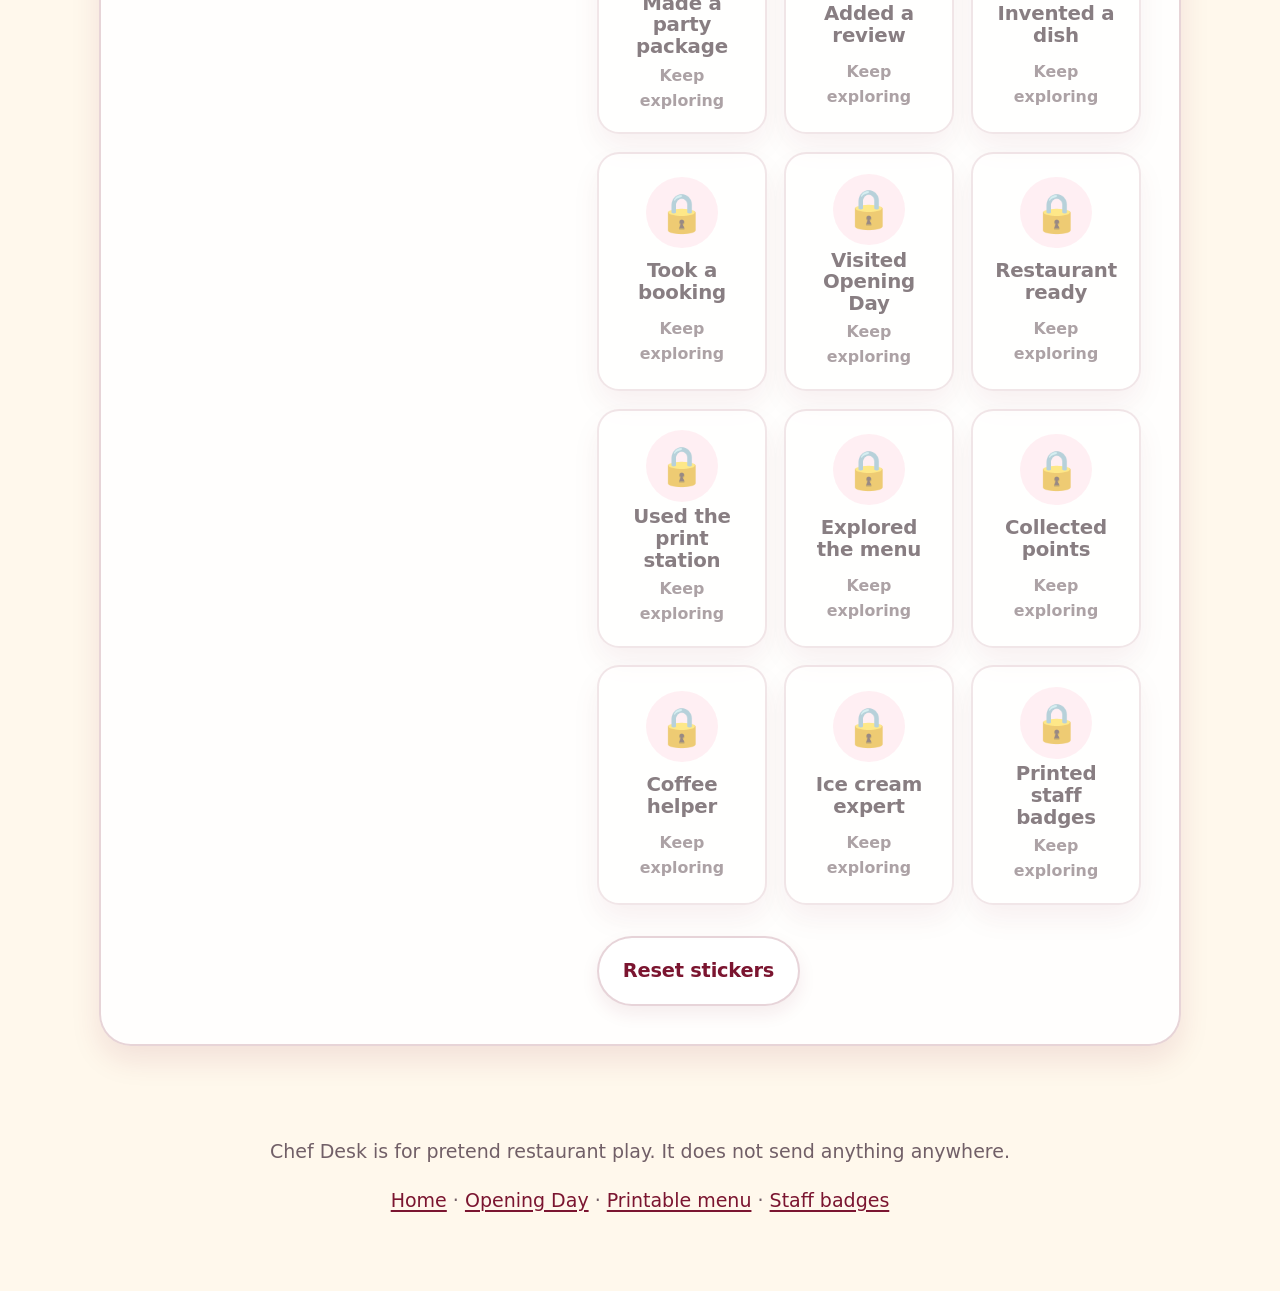
<file: boss-mode.html>
<!doctype html>
<html lang="en-AU">
<head>
  <meta charset="utf-8">
  <meta name="viewport" content="width=device-width, initial-scale=1">
  <meta name="robots" content="noindex,nofollow">
  <meta name="theme-color" content="#b4234a">
  <title>Boss Mode | Charlies Cherries</title>
  <meta name="description" content="A local-only pretend Chef Desk for Charlie to change specials, desserts, tables, reviews, opening hours, party packages and stickers.">
  <link rel="icon" href="/assets/img/icon-192.png">
  <link rel="apple-touch-icon" href="/assets/img/icon-192.png">
  <link rel="stylesheet" href="/assets/css/styles.css">
</head>
<body data-page="chef-desk">
  <a class="skip-link" href="#main">Skip to content</a>
  <header class="site-header" aria-label="Charlies Cherries header"><a class="brand" href="/" aria-label="Charlies Cherries home"><img src="/assets/img/cherry-logo.svg" alt="" width="56" height="56"><span><strong>Charlies Cherries</strong><small>Boss Mode</small></span></a><nav aria-label="Main navigation"><a href="/">Home</a><a href="/opening-day.html">Opening Day</a><a href="/menu.html">Menu</a><a href="/staff-badges.html">Staff badges</a></nav></header>

  <main id="main" class="section-shell boss-mode" aria-labelledby="desk-title">
    <section class="desk-hero"><p class="eyebrow">Chef Charlie’s control room</p><h1 id="desk-title">Boss Mode</h1><p class="hero-subtitle">Change the pretend restaurant on this iPad. Nothing is sent anywhere and changes only stay on this device.</p><div class="hero-actions"><a class="button button-primary" href="#board">Update restaurant</a><a class="button button-secondary" href="#invent">Invent a dish</a><a class="button button-secondary" href="#stickers">Sticker book</a></div></section>

    <section id="board" class="boss-panel" aria-labelledby="board-title">
      <div><p class="eyebrow">Specials, tables and party plans</p><h2 id="board-title">Update the restaurant board</h2><p>These are Charlie’s current restaurant choices. They save only on this device.</p></div>
      <form class="boss-form boss-form--wide" data-boss-form>
        <label>Opening announcement<input name="announcement" type="text" maxlength="70" placeholder="Now open for pretend dinner service"></label>
        <label>Special of the day<input name="special" type="text" maxlength="60" placeholder="Slow-cooked BBQ pork ribs"></label>
        <label>Dessert of the day<select name="dessert"><option>Banana Split</option><option>Donuts</option><option>Ice Cream</option><option>Cherry cupcake</option><option>Mystery dessert</option></select></label>
        <label>Opening hours<input name="openingHours" type="text" maxlength="80" placeholder="Open weekends for pretend dinner service"></label>
        <label>Favourite table<input name="table" type="text" maxlength="50" placeholder="Vigo Views"></label>
        <label>Table name 1<input name="tableVigo" type="text" maxlength="50" placeholder="Vigo Views"></label>
        <label>Table name 2<input name="tableStaggs" type="text" maxlength="50" placeholder="Staggs Barber"></label>
        <label>Table name 3<input name="tableKim" type="text" maxlength="50" placeholder="Eat with Kim"></label>
        <label>Restaurant mood<select name="mood"><option>Chef approved</option><option>BBQ night</option><option>Dessert party</option><option>Very fancy</option><option>Silly service</option><option>Five cherry feast</option></select></label>
        <label id="party">Party package name<input name="partyName" type="text" maxlength="70" placeholder="Weekend at Bernie’s Party Package"></label>
        <label class="wide-field">Party package description<textarea name="partyDescription" rows="3" maxlength="160" placeholder="A very funny party with ribs, nuggets, donuts and ice cream."></textarea></label>
        <label>Review quote<input name="reviewQuote" type="text" maxlength="90" placeholder="Best ribs I’ve had in Seddon."></label>
        <label>Review name<input name="reviewAuthor" type="text" maxlength="60" placeholder="A very serious local food critic"></label>
        <div class="boss-actions wide-field"><button class="button button-primary" type="submit">Save Chef Changes</button><button class="button button-secondary" type="button" data-boss-reset>Reset board</button></div>
      </form>
      <div class="boss-preview" aria-live="polite"><p class="eyebrow" data-live-announcement>Now open for pretend dinner service</p><h3 data-live-special>Slow-cooked BBQ pork ribs</h3><p>Dessert today: <strong data-live-dessert>Banana Split</strong></p><p>Opening hours: <strong data-live-hours>Open weekends for pretend dinner service</strong></p><p>Favourite table: <strong data-live-table>Vigo Views</strong></p><p>Party package: <strong data-live-party-name>Weekend at Bernie’s Party Package</strong></p><p>Review: <span data-live-review-quote>“Best ribs I’ve had in Seddon.”</span></p></div>
    </section>

    <section id="invent" class="boss-panel invention-panel" aria-labelledby="invent-title"><div><p class="eyebrow">Menu invention lab</p><h2 id="invent-title">Make a menu item</h2><p>Invent one new dish for the secret menu. It will appear on this iPad and on the home page.</p></div><form class="boss-form" data-invention-form><label>Dish emoji<input name="emoji" type="text" maxlength="4" inputmode="text" placeholder="🍕"></label><label>Dish name<input name="name" type="text" maxlength="50" placeholder="Charlie’s Super Pizza"></label><label>Cherry price<select name="price"><option>3 cherries</option><option>5 cherries</option><option>7 cherries</option><option>10 cherries</option><option>100 pretend cherries</option></select></label><label>Chef note<textarea name="note" rows="3" maxlength="120" placeholder="Extra cheese because the boss said so."></textarea></label><label>Boss stamp<select name="stamp"><option>Chef approved</option><option>Secret menu</option><option>Very important dish</option><option>Dessert boss approved</option><option>Family favourite</option></select></label><div class="boss-actions"><button class="button button-primary" type="submit">Add to secret menu</button><button class="button button-secondary" type="button" data-invention-reset>Clear invention</button></div></form><article class="invention-card invention-card--desk" data-invention-preview hidden aria-live="polite"><p class="eyebrow">Newest invention</p><div class="invention-card__body"><span class="invention-card__emoji" data-invention-emoji aria-hidden="true">🍒</span><div><h3 data-invention-name>Secret menu item</h3><p data-invention-note>Made by Chef Charlie at the Chef Desk.</p><p class="menu-stamp"><span data-invention-price>5 cherries</span> · <span data-invention-stamp>Chef approved</span></p></div></div></article></section>

    <section id="stickers" class="boss-panel sticker-panel" aria-labelledby="sticker-title"><div><p class="eyebrow">Sticker book</p><h2 id="sticker-title">Collect restaurant stickers</h2><p>Charlie asked for points, coffee and ice cream stickers, so they are now in the book.</p></div><div class="sticker-actions"><button class="button button-secondary" type="button" data-unlock-sticker="points">Add points sticker</button><button class="button button-secondary" type="button" data-unlock-sticker="coffee">Add coffee sticker</button><button class="button button-secondary" type="button" data-unlock-sticker="ice-cream">Add ice cream sticker</button></div><div class="sticker-book" data-sticker-book aria-live="polite"></div><div class="boss-actions"><button class="button button-secondary" type="button" data-sticker-reset>Reset stickers</button></div></section>
  </main>
  <footer class="site-footer"><p>Chef Desk is for pretend restaurant play. It does not send anything anywhere.</p><p><a href="/">Home</a> · <a href="/opening-day.html">Opening Day</a> · <a href="/menu.html">Printable menu</a> · <a href="/staff-badges.html">Staff badges</a></p></footer>
  <script src="/assets/js/app.js" defer></script>
</body>
</html>
</file>
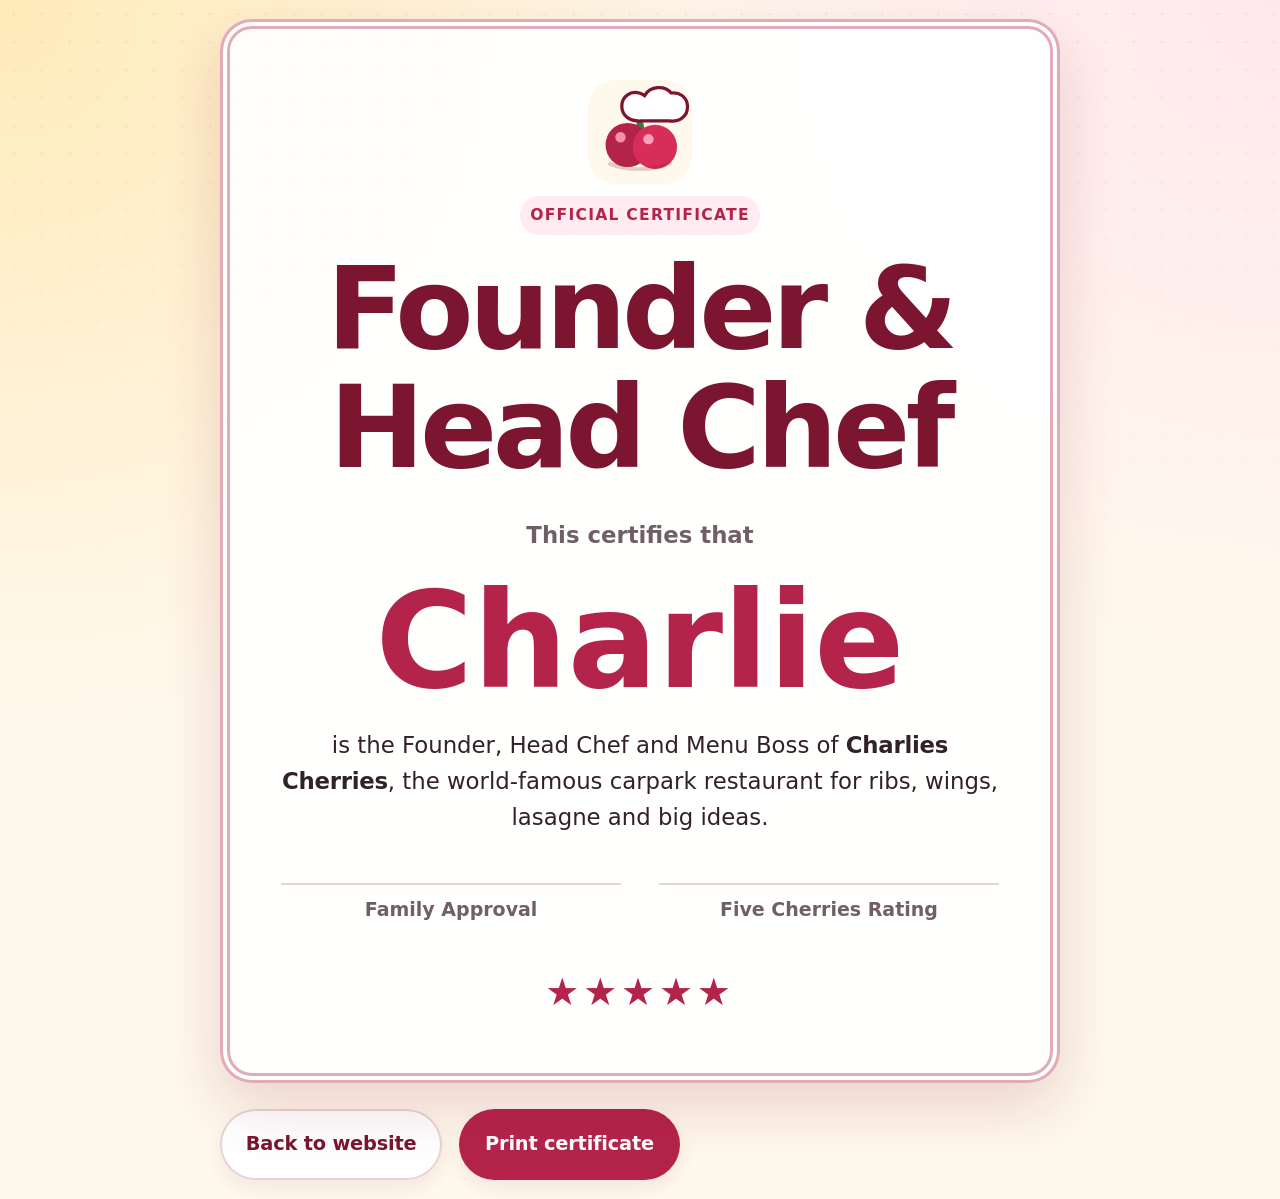
<file: certificate.html>
<!doctype html>
<html lang="en-AU">
<head>
  <meta charset="utf-8">
  <meta name="viewport" content="width=device-width, initial-scale=1">
  <meta name="robots" content="noindex,nofollow">
  <title>Chef Certificate | Charlies Cherries</title>
  <link rel="stylesheet" href="/assets/css/styles.css">
</head>
<body class="print-page certificate-page">
  <main class="certificate-sheet" aria-labelledby="certificate-title">
    <div class="certificate-border">
      <img class="print-logo" src="/assets/img/cherry-logo.svg" alt="" width="104" height="104">
      <p class="eyebrow">Official certificate</p>
      <h1 id="certificate-title">Founder & Head Chef</h1>
      <p class="certificate-intro">This certifies that</p>
      <p class="certificate-name">Charlie</p>
      <p class="certificate-copy">is the Founder, Head Chef and Menu Boss of <strong>Charlies Cherries</strong>, the world-famous carpark restaurant for ribs, wings, lasagne and big ideas.</p>
      <div class="certificate-signatures">
        <div>
          <span></span>
          <p>Family Approval</p>
        </div>
        <div>
          <span></span>
          <p>Five Cherries Rating</p>
        </div>
      </div>
      <p class="certificate-seal">★★★★★</p>
    </div>
    <div class="screen-actions">
      <a class="button button-secondary" href="/">Back to website</a>
      <button class="button button-primary" type="button" data-print>Print certificate</button>
    </div>
  </main>
  <script src="/assets/js/app.js" defer></script>
</body>
</html>
</file>
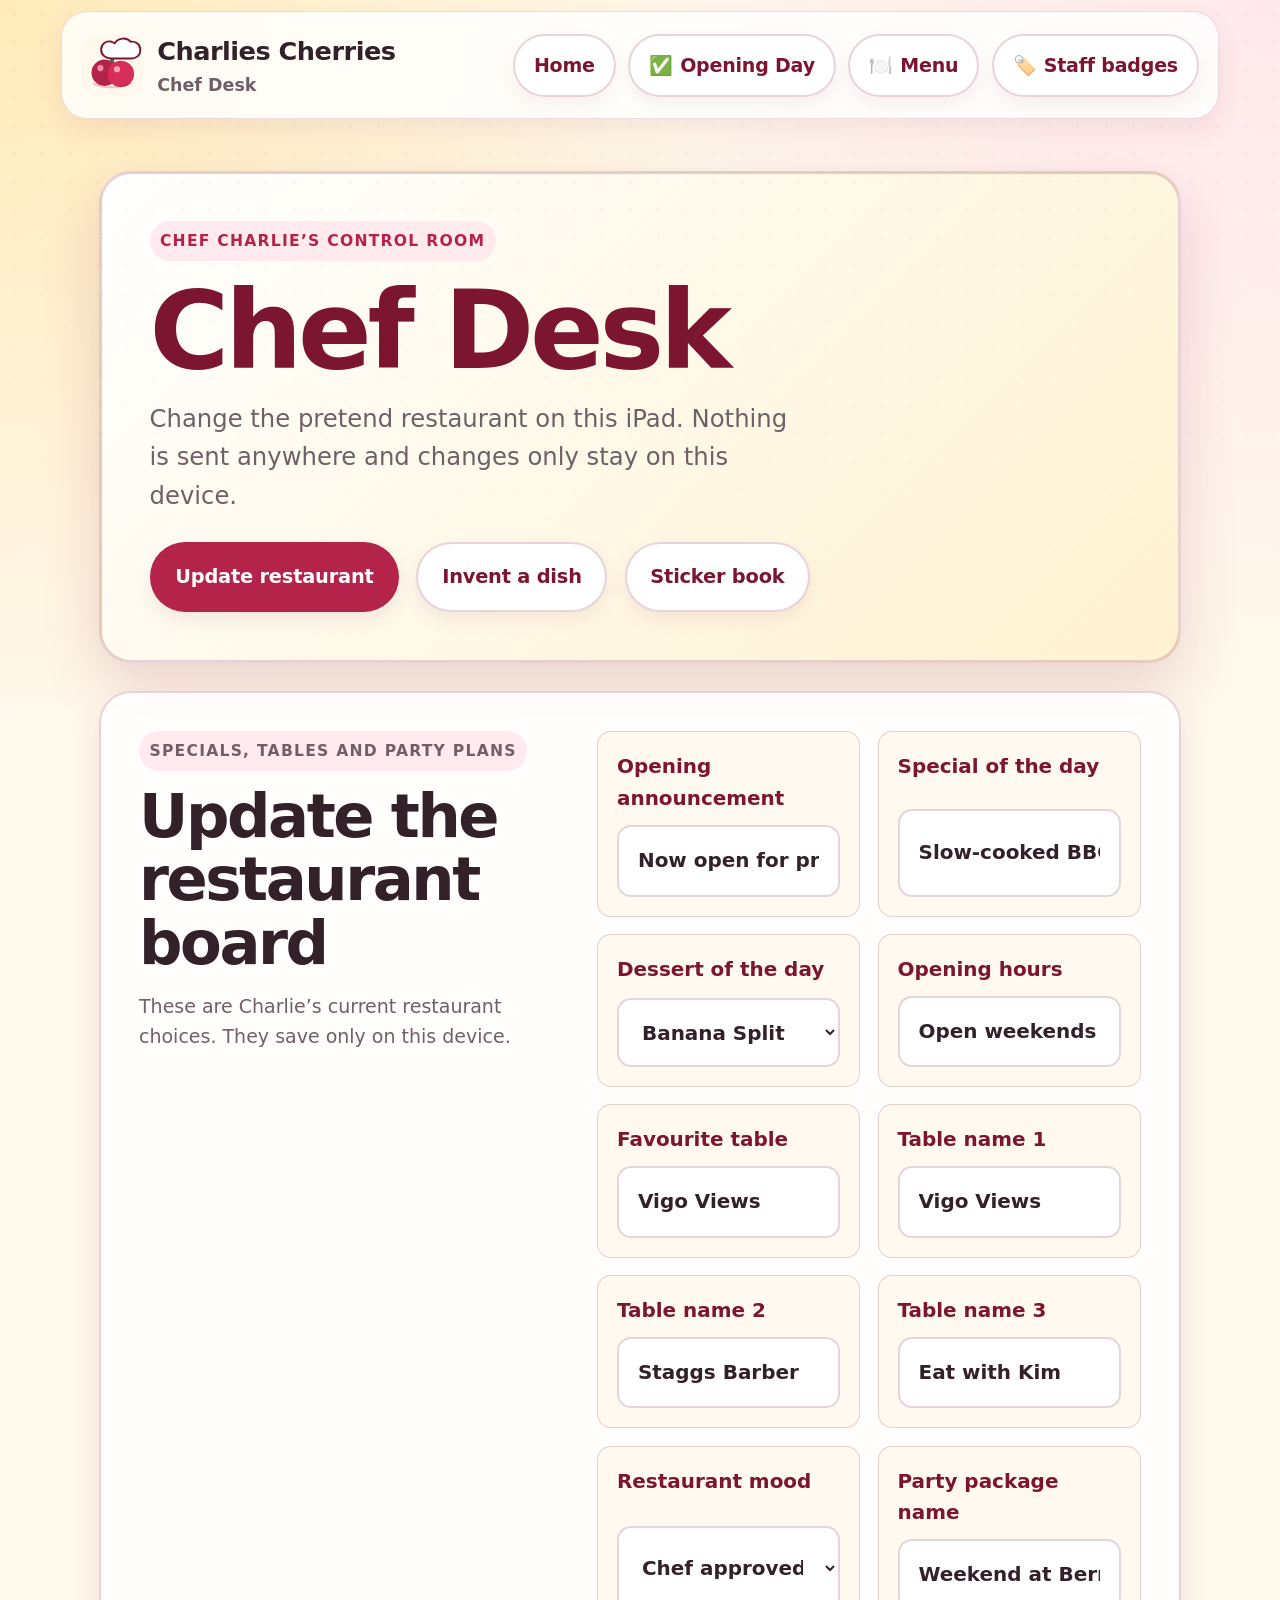
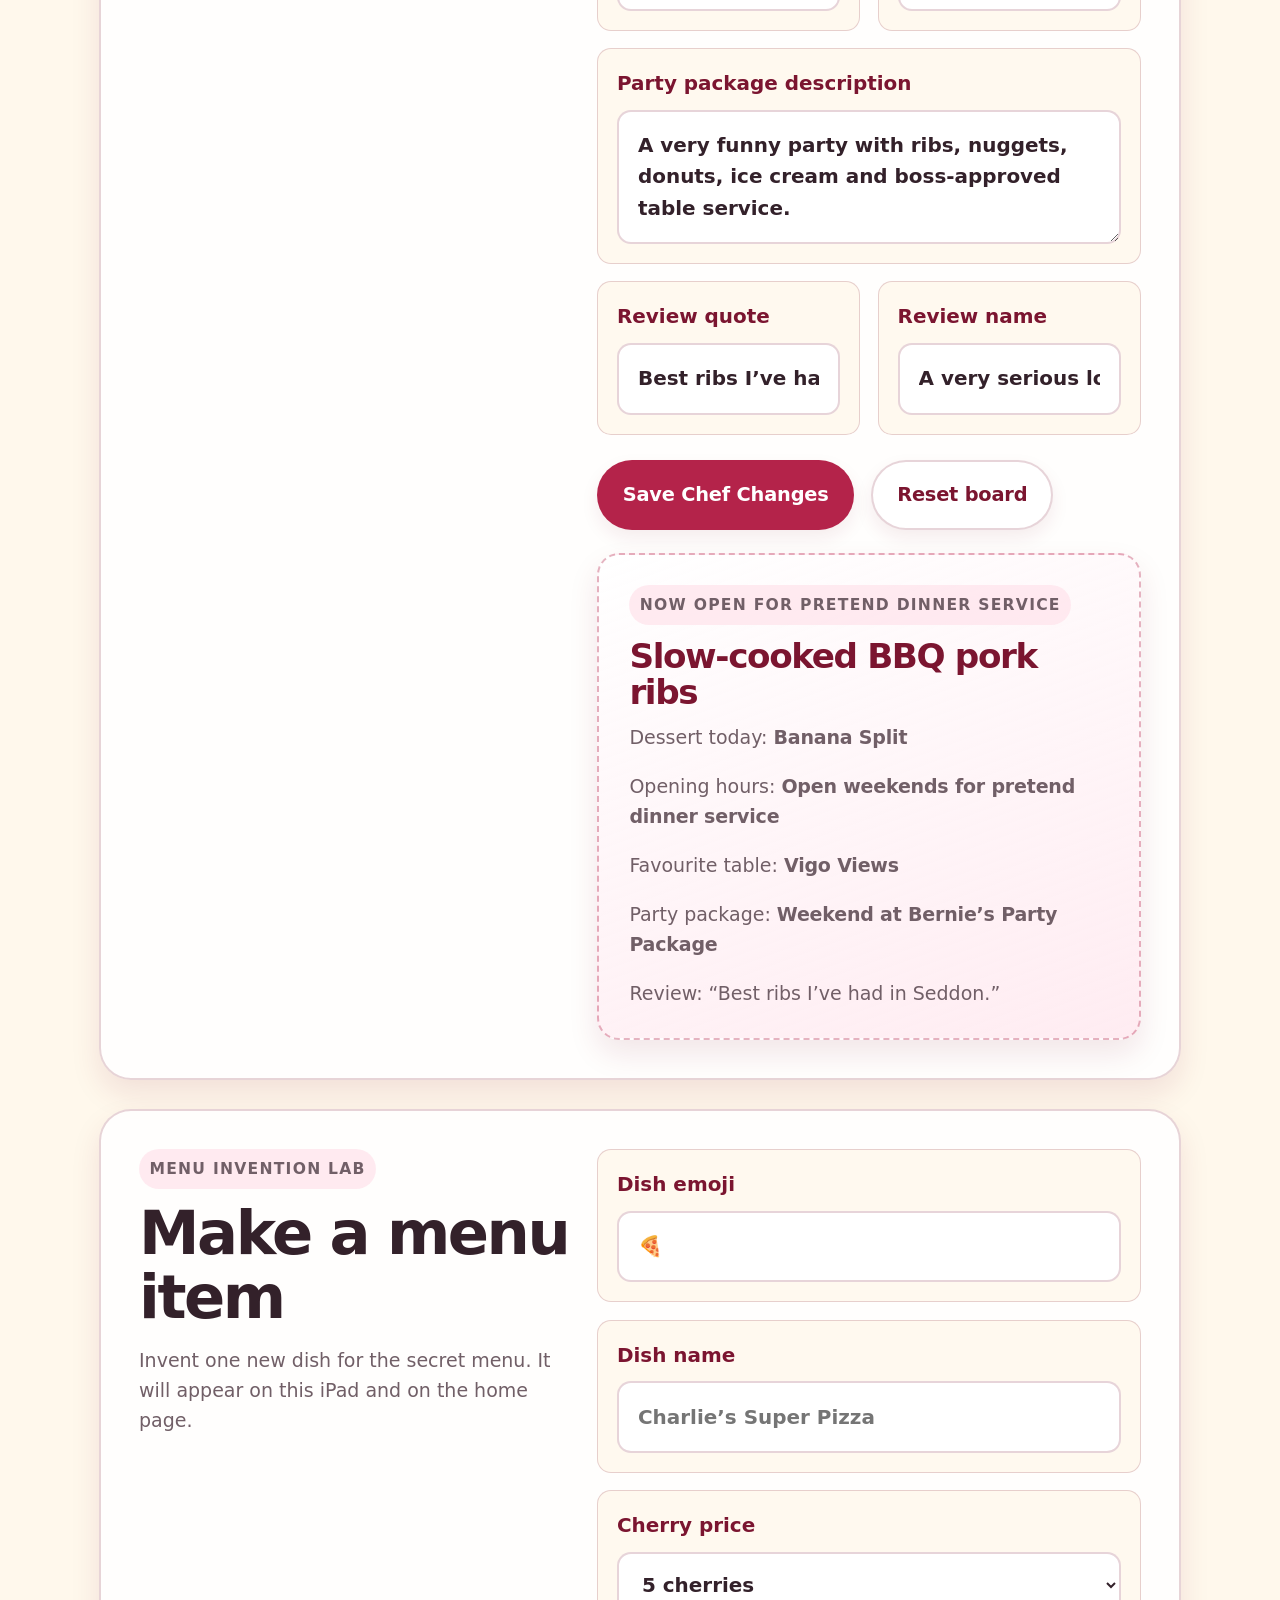
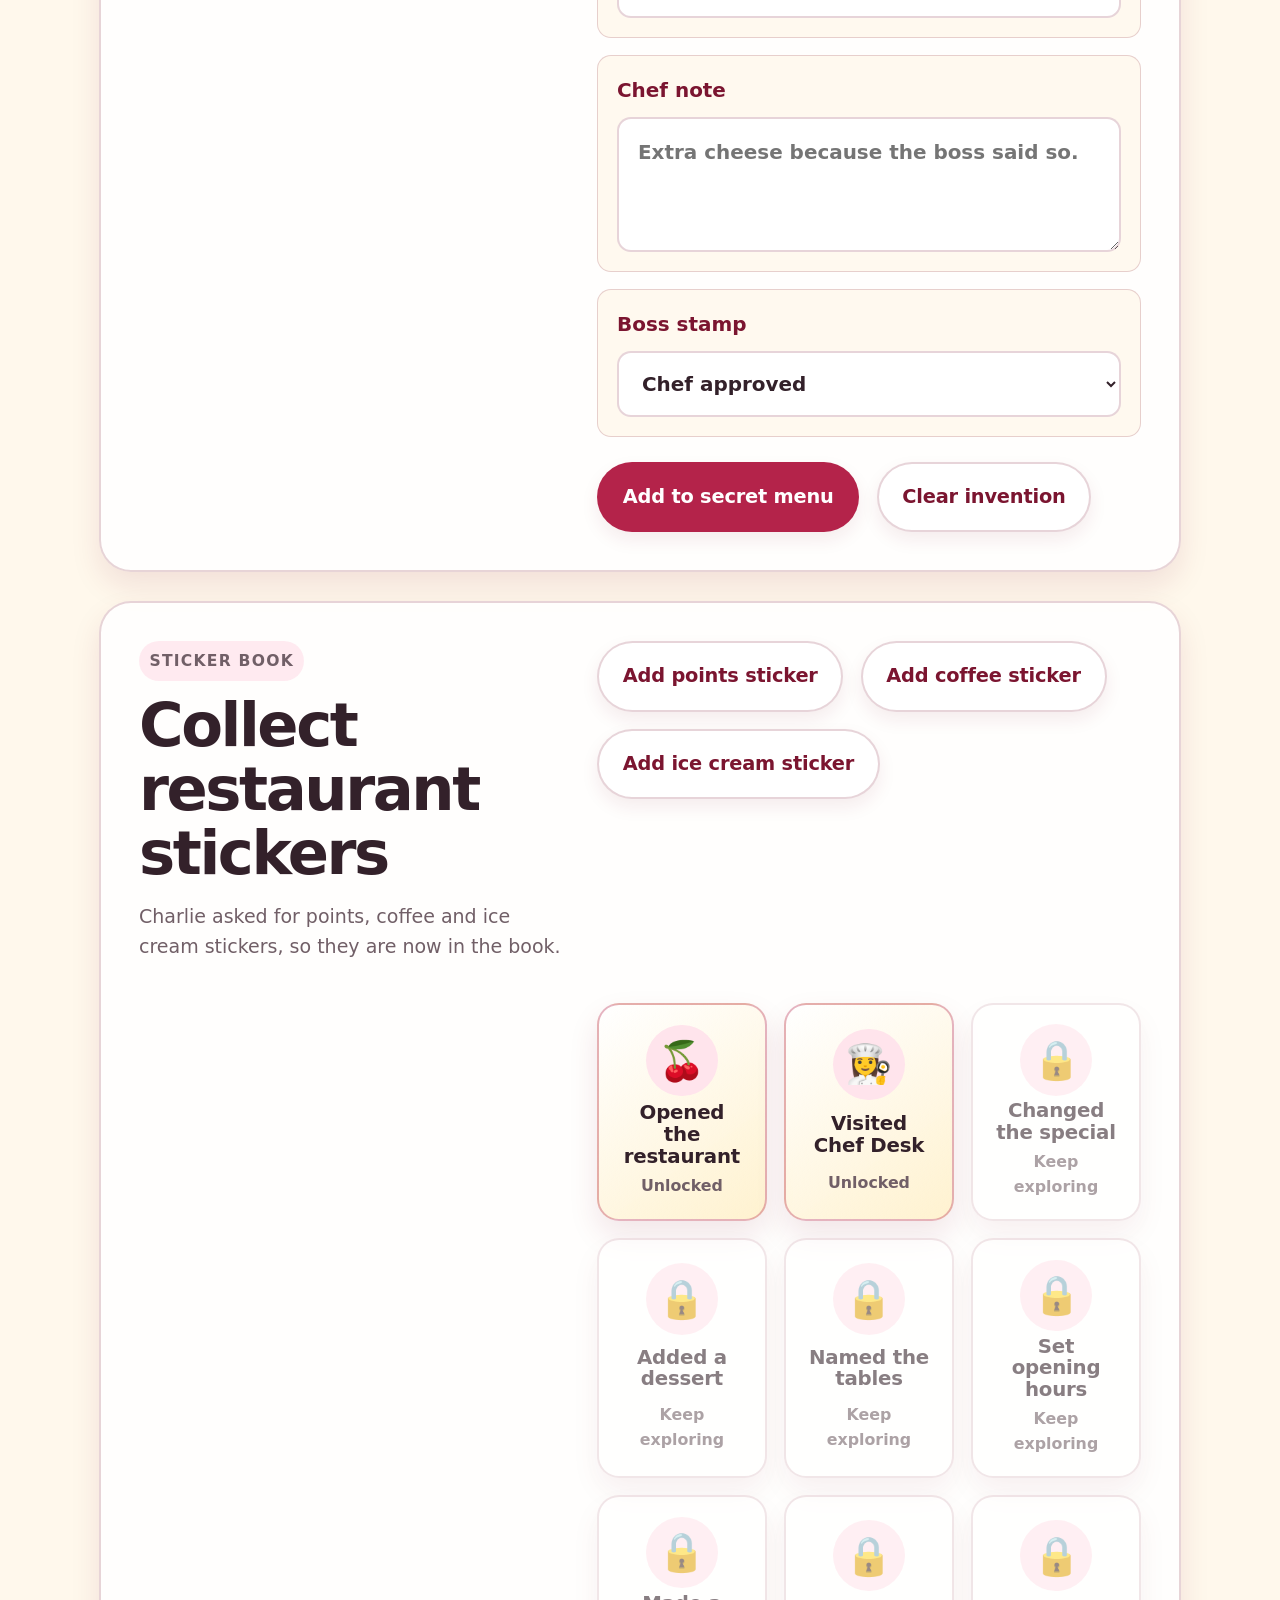
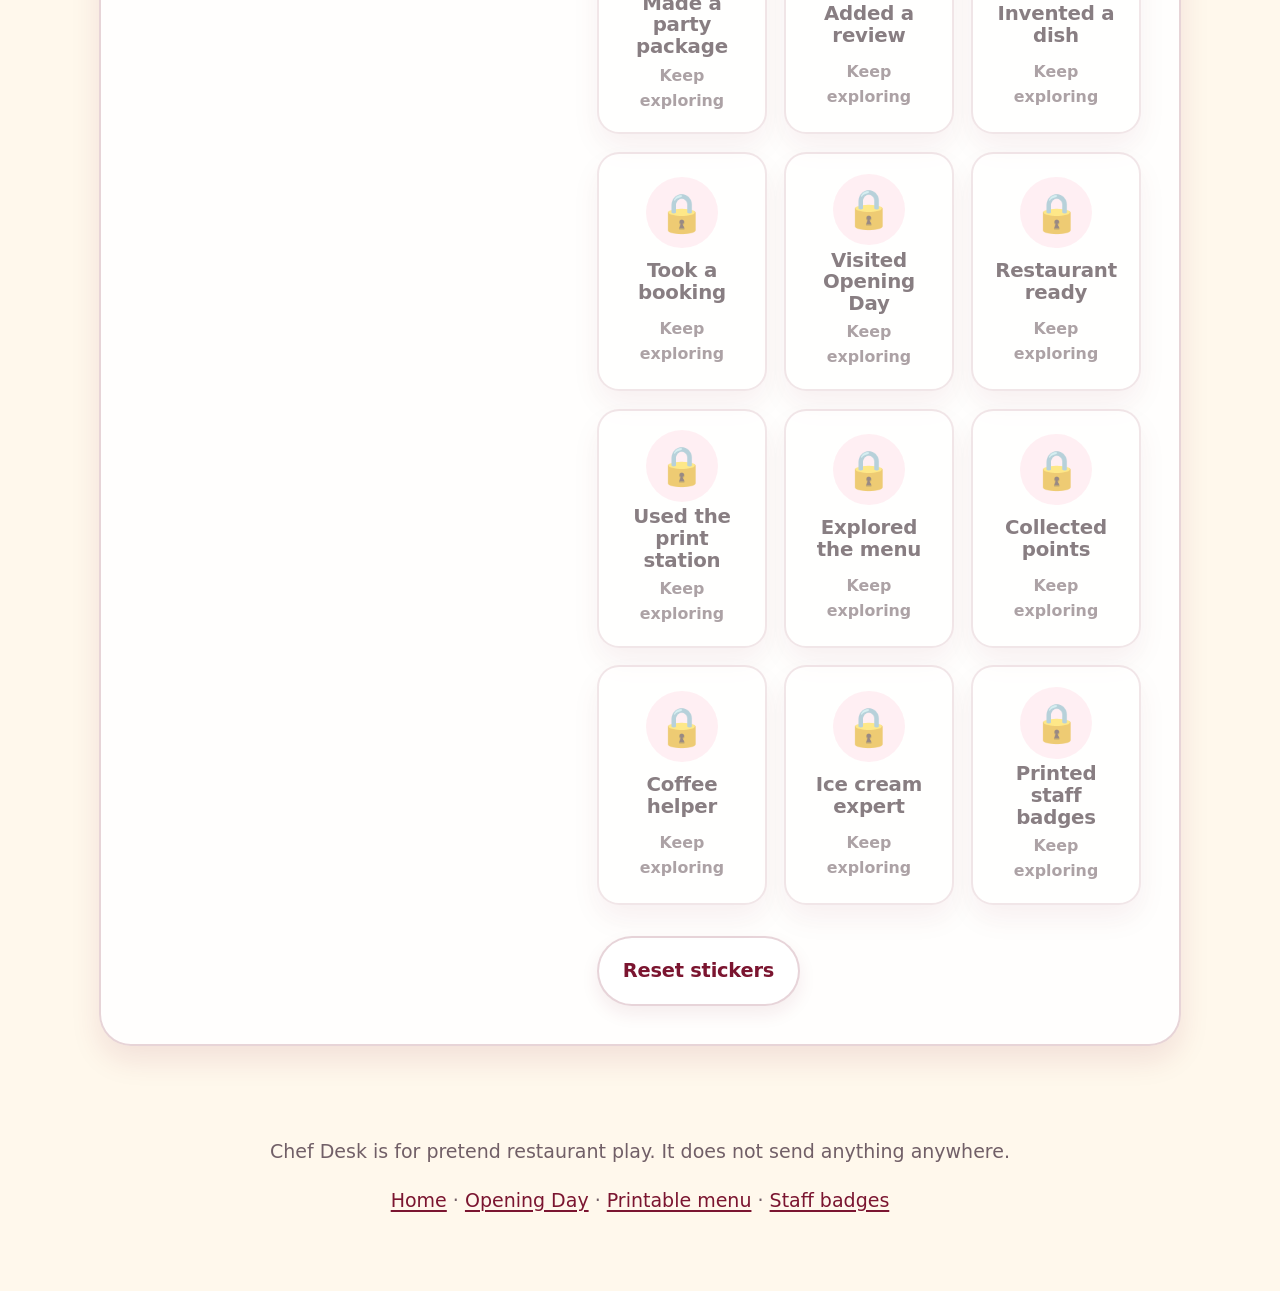
<file: chef-desk.html>
<!doctype html>
<html lang="en-AU">
<head>
  <meta charset="utf-8">
  <meta name="viewport" content="width=device-width, initial-scale=1">
  <meta name="robots" content="noindex,nofollow">
  <meta name="theme-color" content="#b4234a">
  <title>Chef Desk | Charlies Cherries</title>
  <meta name="description" content="A local-only pretend Chef Desk for Charlie to change specials, desserts, tables, reviews, opening hours, party packages and stickers.">
  <link rel="icon" href="/assets/img/icon-192.png">
  <link rel="apple-touch-icon" href="/assets/img/icon-192.png">
  <link rel="stylesheet" href="/assets/css/styles.css">
</head>
<body data-page="chef-desk">
  <a class="skip-link" href="#main">Skip to content</a>
  <header class="site-header" aria-label="Charlies Cherries header"><a class="brand" href="/" aria-label="Charlies Cherries home"><img src="/assets/img/cherry-logo.svg" alt="" width="56" height="56"><span><strong>Charlies Cherries</strong><small>Chef Desk</small></span></a><nav aria-label="Main navigation"><a href="/">Home</a><a href="/opening-day.html">Opening Day</a><a href="/menu.html">Menu</a><a href="/staff-badges.html">Staff badges</a></nav></header>

  <main id="main" class="section-shell boss-mode" aria-labelledby="desk-title">
    <section class="desk-hero"><p class="eyebrow">Chef Charlie’s control room</p><h1 id="desk-title">Chef Desk</h1><p class="hero-subtitle">Change the pretend restaurant on this iPad. Nothing is sent anywhere and changes only stay on this device.</p><div class="hero-actions"><a class="button button-primary" href="#board">Update restaurant</a><a class="button button-secondary" href="#invent">Invent a dish</a><a class="button button-secondary" href="#stickers">Sticker book</a></div></section>

    <section id="board" class="boss-panel" aria-labelledby="board-title">
      <div><p class="eyebrow">Specials, tables and party plans</p><h2 id="board-title">Update the restaurant board</h2><p>These are Charlie’s current restaurant choices. They save only on this device.</p></div>
      <form class="boss-form boss-form--wide" data-boss-form>
        <label>Opening announcement<input name="announcement" type="text" maxlength="70" placeholder="Now open for pretend dinner service"></label>
        <label>Special of the day<input name="special" type="text" maxlength="60" placeholder="Slow-cooked BBQ pork ribs"></label>
        <label>Dessert of the day<select name="dessert"><option>Banana Split</option><option>Donuts</option><option>Ice Cream</option><option>Cherry cupcake</option><option>Mystery dessert</option></select></label>
        <label>Opening hours<input name="openingHours" type="text" maxlength="80" placeholder="Open weekends for pretend dinner service"></label>
        <label>Favourite table<input name="table" type="text" maxlength="50" placeholder="Vigo Views"></label>
        <label>Table name 1<input name="tableVigo" type="text" maxlength="50" placeholder="Vigo Views"></label>
        <label>Table name 2<input name="tableStaggs" type="text" maxlength="50" placeholder="Staggs Barber"></label>
        <label>Table name 3<input name="tableKim" type="text" maxlength="50" placeholder="Eat with Kim"></label>
        <label>Restaurant mood<select name="mood"><option>Chef approved</option><option>BBQ night</option><option>Dessert party</option><option>Very fancy</option><option>Silly service</option><option>Five cherry feast</option></select></label>
        <label id="party">Party package name<input name="partyName" type="text" maxlength="70" placeholder="Weekend at Bernie’s Party Package"></label>
        <label class="wide-field">Party package description<textarea name="partyDescription" rows="3" maxlength="160" placeholder="A very funny party with ribs, nuggets, donuts and ice cream."></textarea></label>
        <label>Review quote<input name="reviewQuote" type="text" maxlength="90" placeholder="Best ribs I’ve had in Seddon."></label>
        <label>Review name<input name="reviewAuthor" type="text" maxlength="60" placeholder="A very serious local food critic"></label>
        <div class="boss-actions wide-field"><button class="button button-primary" type="submit">Save Chef Changes</button><button class="button button-secondary" type="button" data-boss-reset>Reset board</button></div>
      </form>
      <div class="boss-preview" aria-live="polite"><p class="eyebrow" data-live-announcement>Now open for pretend dinner service</p><h3 data-live-special>Slow-cooked BBQ pork ribs</h3><p>Dessert today: <strong data-live-dessert>Banana Split</strong></p><p>Opening hours: <strong data-live-hours>Open weekends for pretend dinner service</strong></p><p>Favourite table: <strong data-live-table>Vigo Views</strong></p><p>Party package: <strong data-live-party-name>Weekend at Bernie’s Party Package</strong></p><p>Review: <span data-live-review-quote>“Best ribs I’ve had in Seddon.”</span></p></div>
    </section>

    <section id="invent" class="boss-panel invention-panel" aria-labelledby="invent-title"><div><p class="eyebrow">Menu invention lab</p><h2 id="invent-title">Make a menu item</h2><p>Invent one new dish for the secret menu. It will appear on this iPad and on the home page.</p></div><form class="boss-form" data-invention-form><label>Dish emoji<input name="emoji" type="text" maxlength="4" inputmode="text" placeholder="🍕"></label><label>Dish name<input name="name" type="text" maxlength="50" placeholder="Charlie’s Super Pizza"></label><label>Cherry price<select name="price"><option>3 cherries</option><option>5 cherries</option><option>7 cherries</option><option>10 cherries</option><option>100 pretend cherries</option></select></label><label>Chef note<textarea name="note" rows="3" maxlength="120" placeholder="Extra cheese because the boss said so."></textarea></label><label>Boss stamp<select name="stamp"><option>Chef approved</option><option>Secret menu</option><option>Very important dish</option><option>Dessert boss approved</option><option>Family favourite</option></select></label><div class="boss-actions"><button class="button button-primary" type="submit">Add to secret menu</button><button class="button button-secondary" type="button" data-invention-reset>Clear invention</button></div></form><article class="invention-card invention-card--desk" data-invention-preview hidden aria-live="polite"><p class="eyebrow">Newest invention</p><div class="invention-card__body"><span class="invention-card__emoji" data-invention-emoji aria-hidden="true">🍒</span><div><h3 data-invention-name>Secret menu item</h3><p data-invention-note>Made by Chef Charlie at the Chef Desk.</p><p class="menu-stamp"><span data-invention-price>5 cherries</span> · <span data-invention-stamp>Chef approved</span></p></div></div></article></section>

    <section id="stickers" class="boss-panel sticker-panel" aria-labelledby="sticker-title"><div><p class="eyebrow">Sticker book</p><h2 id="sticker-title">Collect restaurant stickers</h2><p>Charlie asked for points, coffee and ice cream stickers, so they are now in the book.</p></div><div class="sticker-actions"><button class="button button-secondary" type="button" data-unlock-sticker="points">Add points sticker</button><button class="button button-secondary" type="button" data-unlock-sticker="coffee">Add coffee sticker</button><button class="button button-secondary" type="button" data-unlock-sticker="ice-cream">Add ice cream sticker</button></div><div class="sticker-book" data-sticker-book aria-live="polite"></div><div class="boss-actions"><button class="button button-secondary" type="button" data-sticker-reset>Reset stickers</button></div></section>
  </main>
  <footer class="site-footer"><p>Chef Desk is for pretend restaurant play. It does not send anything anywhere.</p><p><a href="/">Home</a> · <a href="/opening-day.html">Opening Day</a> · <a href="/menu.html">Printable menu</a> · <a href="/staff-badges.html">Staff badges</a></p></footer>
  <script src="/assets/js/app.js" defer></script>
</body>
</html>
</file>
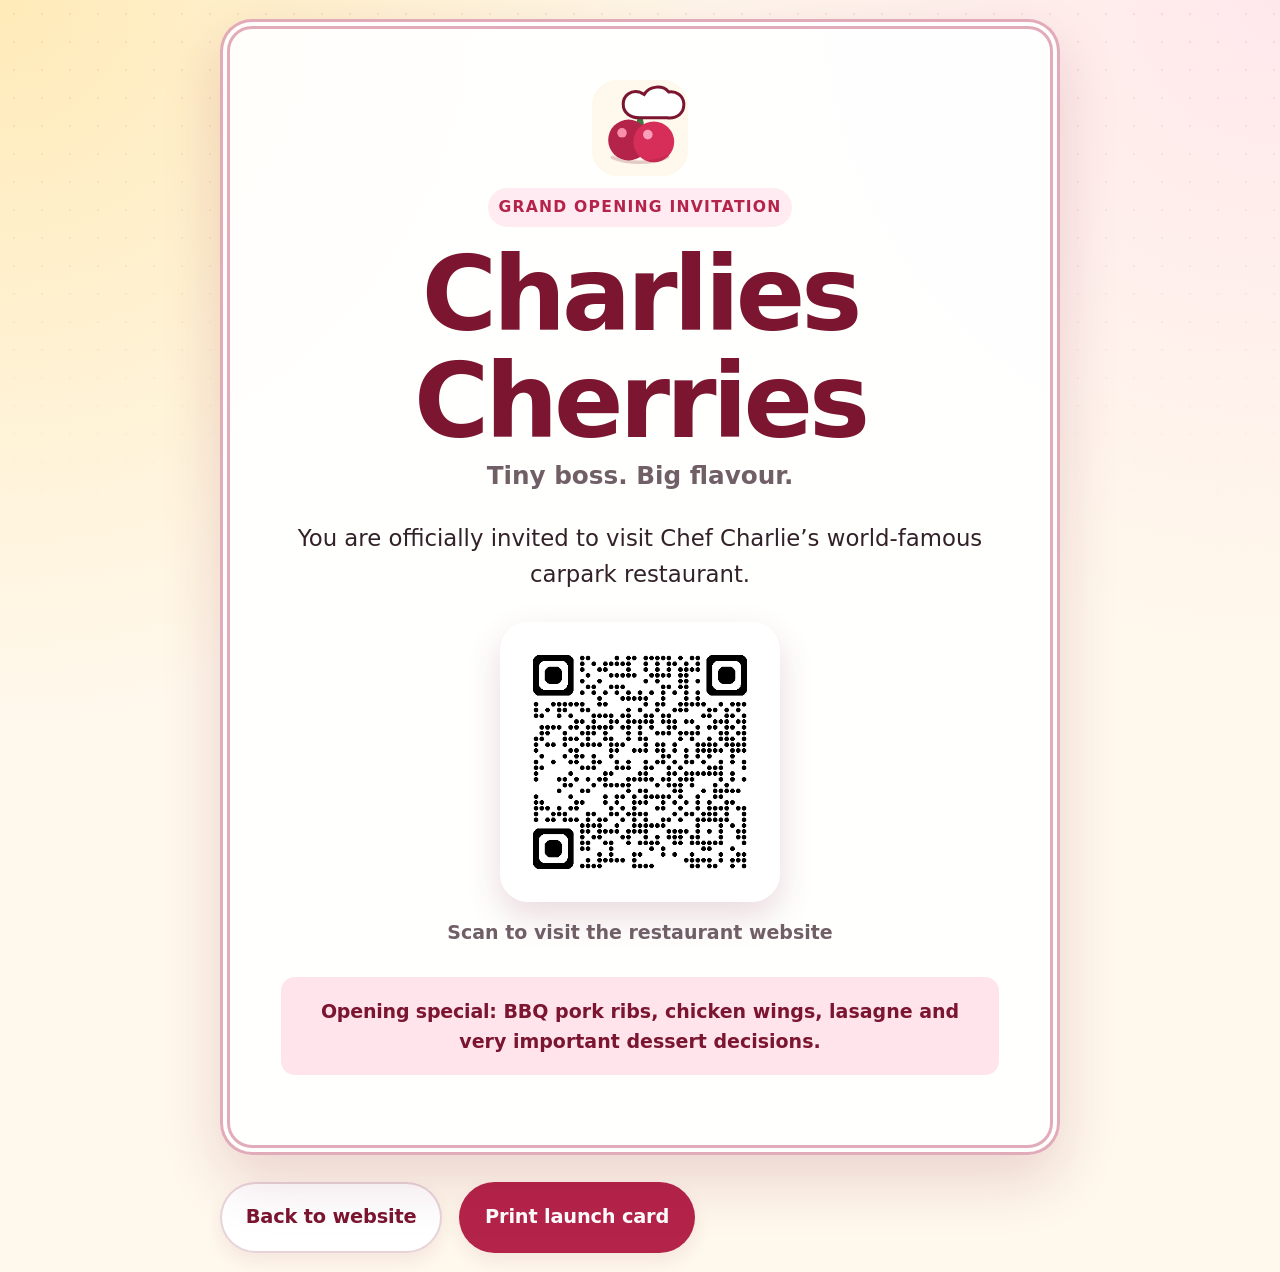
<file: launch-card.html>
<!doctype html>
<html lang="en-AU">
<head>
  <meta charset="utf-8">
  <meta name="viewport" content="width=device-width, initial-scale=1">
  <meta name="robots" content="noindex,nofollow">
  <title>Grand Opening Card | Charlies Cherries</title>
  <link rel="stylesheet" href="/assets/css/styles.css">
</head>
<body class="print-page launch-card-page">
  <main class="certificate-sheet launch-card-sheet" aria-labelledby="launch-title">
    <div class="certificate-border launch-card-border">
      <img class="print-logo" src="/assets/img/cherry-logo.svg" alt="" width="96" height="96">
      <p class="eyebrow">Grand opening invitation</p>
      <h1 id="launch-title">Charlies Cherries</h1>
      <p class="print-subtitle">Tiny boss. Big flavour.</p>
      <p class="certificate-copy">You are officially invited to visit Chef Charlie’s world-famous carpark restaurant.</p>
      <figure class="qr-frame">
        <img class="qr-code" src="/assets/img/qr.png" alt="QR code to visit Charlies Cherries" width="280" height="280" data-qr-image>
        <figcaption>Scan to visit the restaurant website</figcaption>
        <div class="qr-placeholder" data-qr-fallback hidden>
          <span>Add <code>/assets/img/qr.png</code> to show the QR code here</span>
        </div>
      </figure>
      <p class="print-note"><strong>Opening special:</strong> BBQ pork ribs, chicken wings, lasagne and very important dessert decisions.</p>
    </div>
    <div class="screen-actions">
      <a class="button button-secondary" href="/">Back to website</a>
      <button class="button button-primary" type="button" data-print>Print launch card</button>
    </div>
  </main>
  <script src="/assets/js/app.js" defer></script>
</body>
</html>
</file>
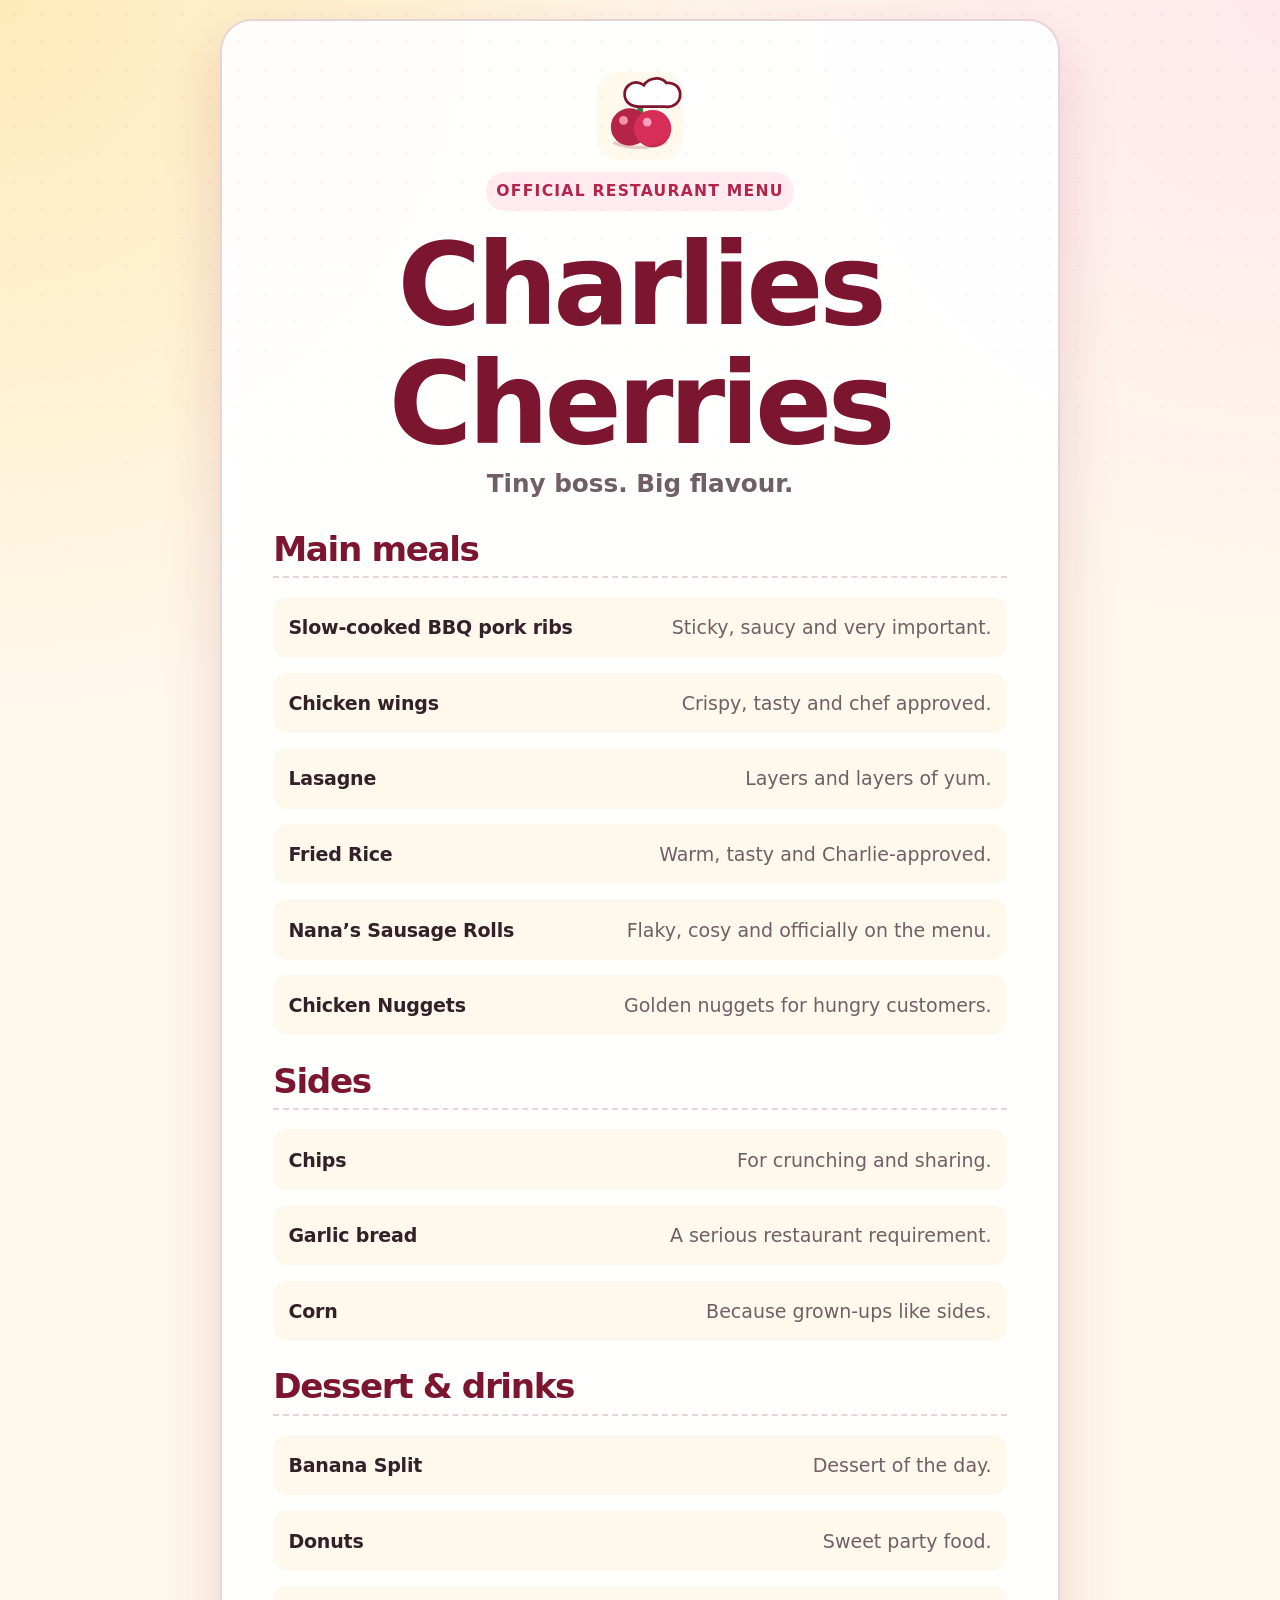
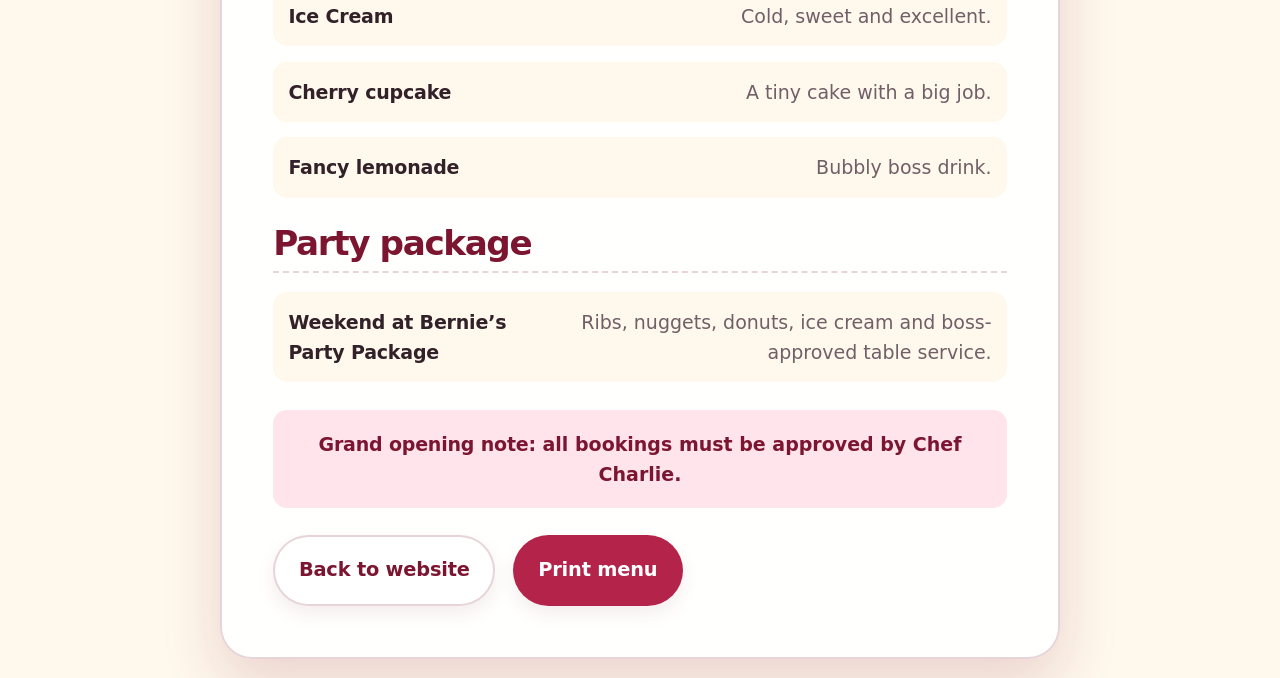
<file: menu.html>
<!doctype html>
<html lang="en-AU">
<head>
  <meta charset="utf-8">
  <meta name="viewport" content="width=device-width, initial-scale=1">
  <meta name="robots" content="noindex,nofollow">
  <title>Printable Menu | Charlies Cherries</title>
  <link rel="stylesheet" href="/assets/css/styles.css">
</head>
<body class="print-page">
  <main class="print-sheet menu-sheet" aria-labelledby="menu-print-title">
    <img class="print-logo" src="/assets/img/cherry-logo.svg" alt="" width="88" height="88">
    <p class="eyebrow">Official restaurant menu</p>
    <h1 id="menu-print-title">Charlies Cherries</h1>
    <p class="print-subtitle">Tiny boss. Big flavour.</p>

    <section class="print-menu-section"><h2>Main meals</h2><ul><li><strong>Slow-cooked BBQ pork ribs</strong><span>Sticky, saucy and very important.</span></li><li><strong>Chicken wings</strong><span>Crispy, tasty and chef approved.</span></li><li><strong>Lasagne</strong><span>Layers and layers of yum.</span></li><li><strong>Fried Rice</strong><span>Warm, tasty and Charlie-approved.</span></li><li><strong>Nana’s Sausage Rolls</strong><span>Flaky, cosy and officially on the menu.</span></li><li><strong>Chicken Nuggets</strong><span>Golden nuggets for hungry customers.</span></li></ul></section>
    <section class="print-menu-section"><h2>Sides</h2><ul><li><strong>Chips</strong><span>For crunching and sharing.</span></li><li><strong>Garlic bread</strong><span>A serious restaurant requirement.</span></li><li><strong>Corn</strong><span>Because grown-ups like sides.</span></li></ul></section>
    <section class="print-menu-section"><h2>Dessert & drinks</h2><ul><li><strong>Banana Split</strong><span>Dessert of the day.</span></li><li><strong>Donuts</strong><span>Sweet party food.</span></li><li><strong>Ice Cream</strong><span>Cold, sweet and excellent.</span></li><li><strong>Cherry cupcake</strong><span>A tiny cake with a big job.</span></li><li><strong>Fancy lemonade</strong><span>Bubbly boss drink.</span></li></ul></section>
    <section class="print-menu-section"><h2>Party package</h2><ul><li><strong>Weekend at Bernie’s Party Package</strong><span>Ribs, nuggets, donuts, ice cream and boss-approved table service.</span></li></ul></section>
    <aside class="print-note"><strong>Grand opening note:</strong> all bookings must be approved by Chef Charlie.</aside>
    <div class="screen-actions"><a class="button button-secondary" href="/">Back to website</a><button class="button button-primary" type="button" data-print>Print menu</button></div>
  </main>
  <script src="/assets/js/app.js" defer></script>
</body>
</html>
</file>
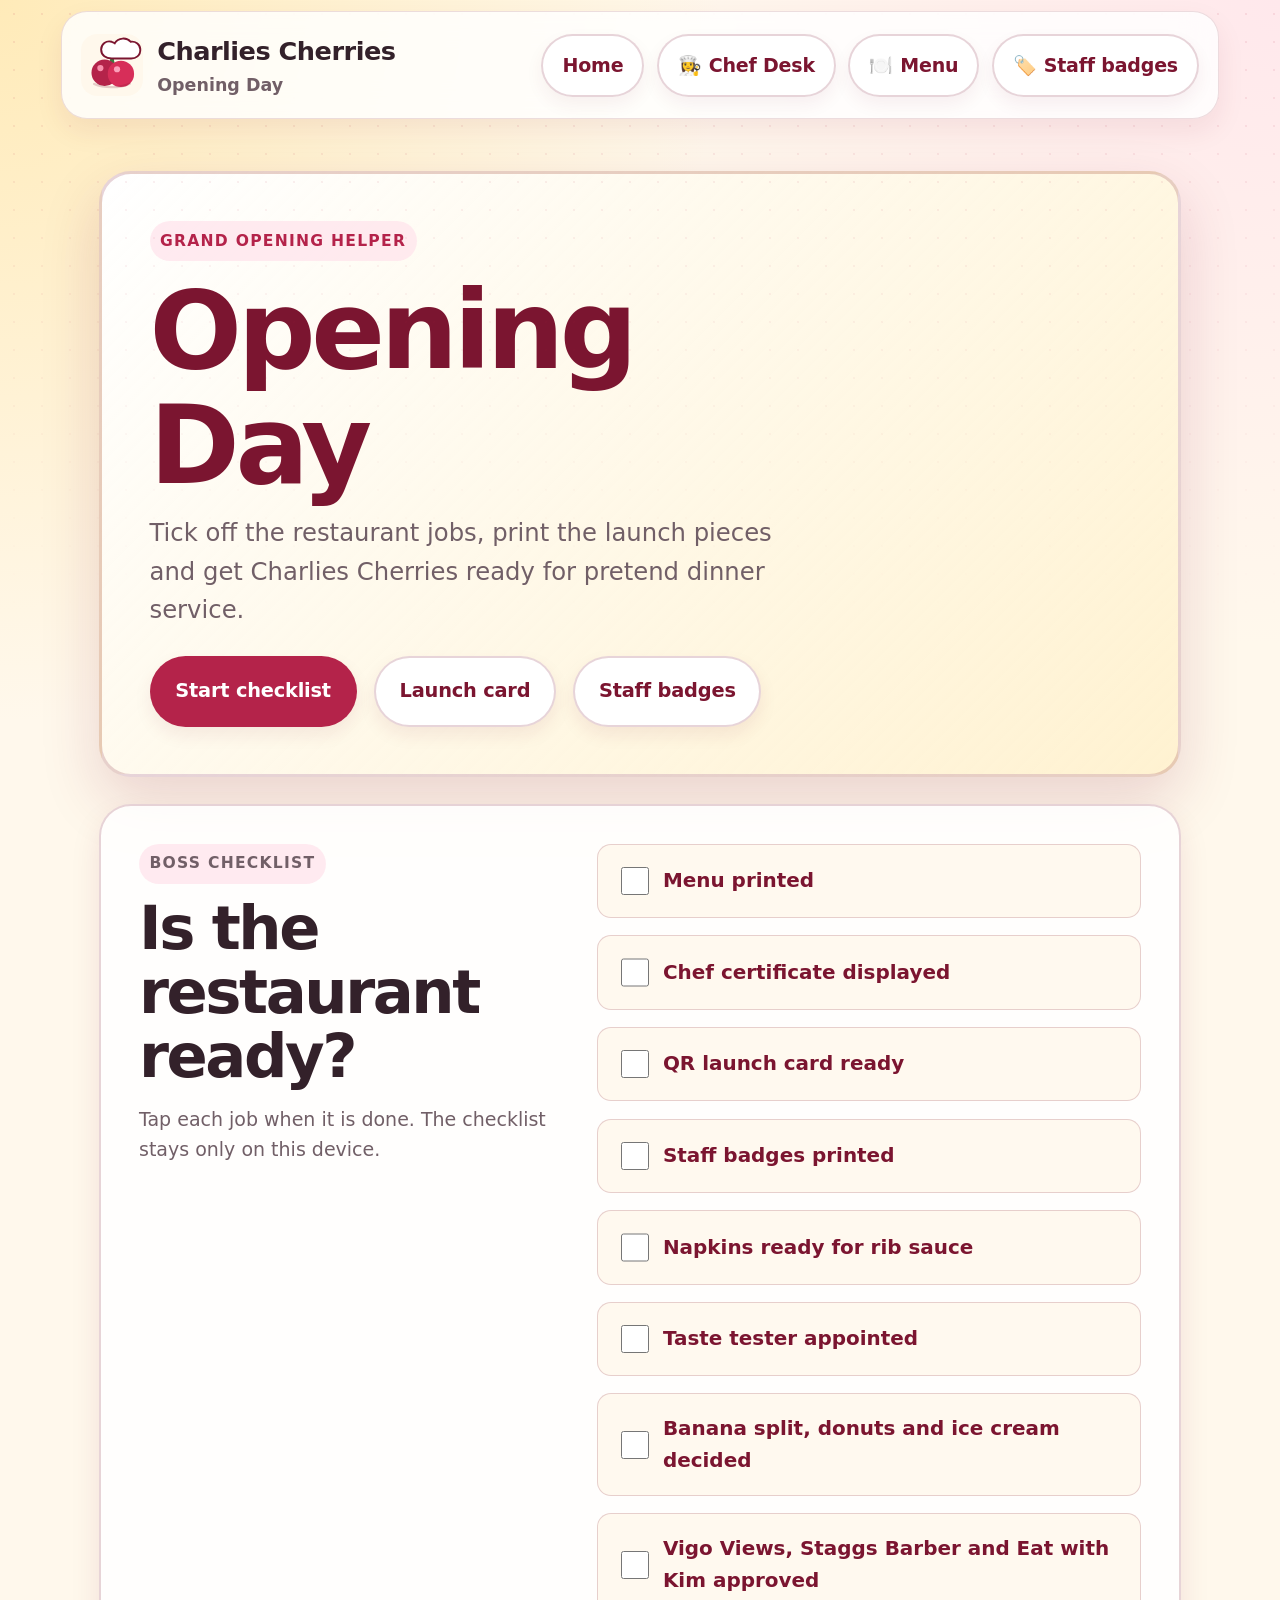
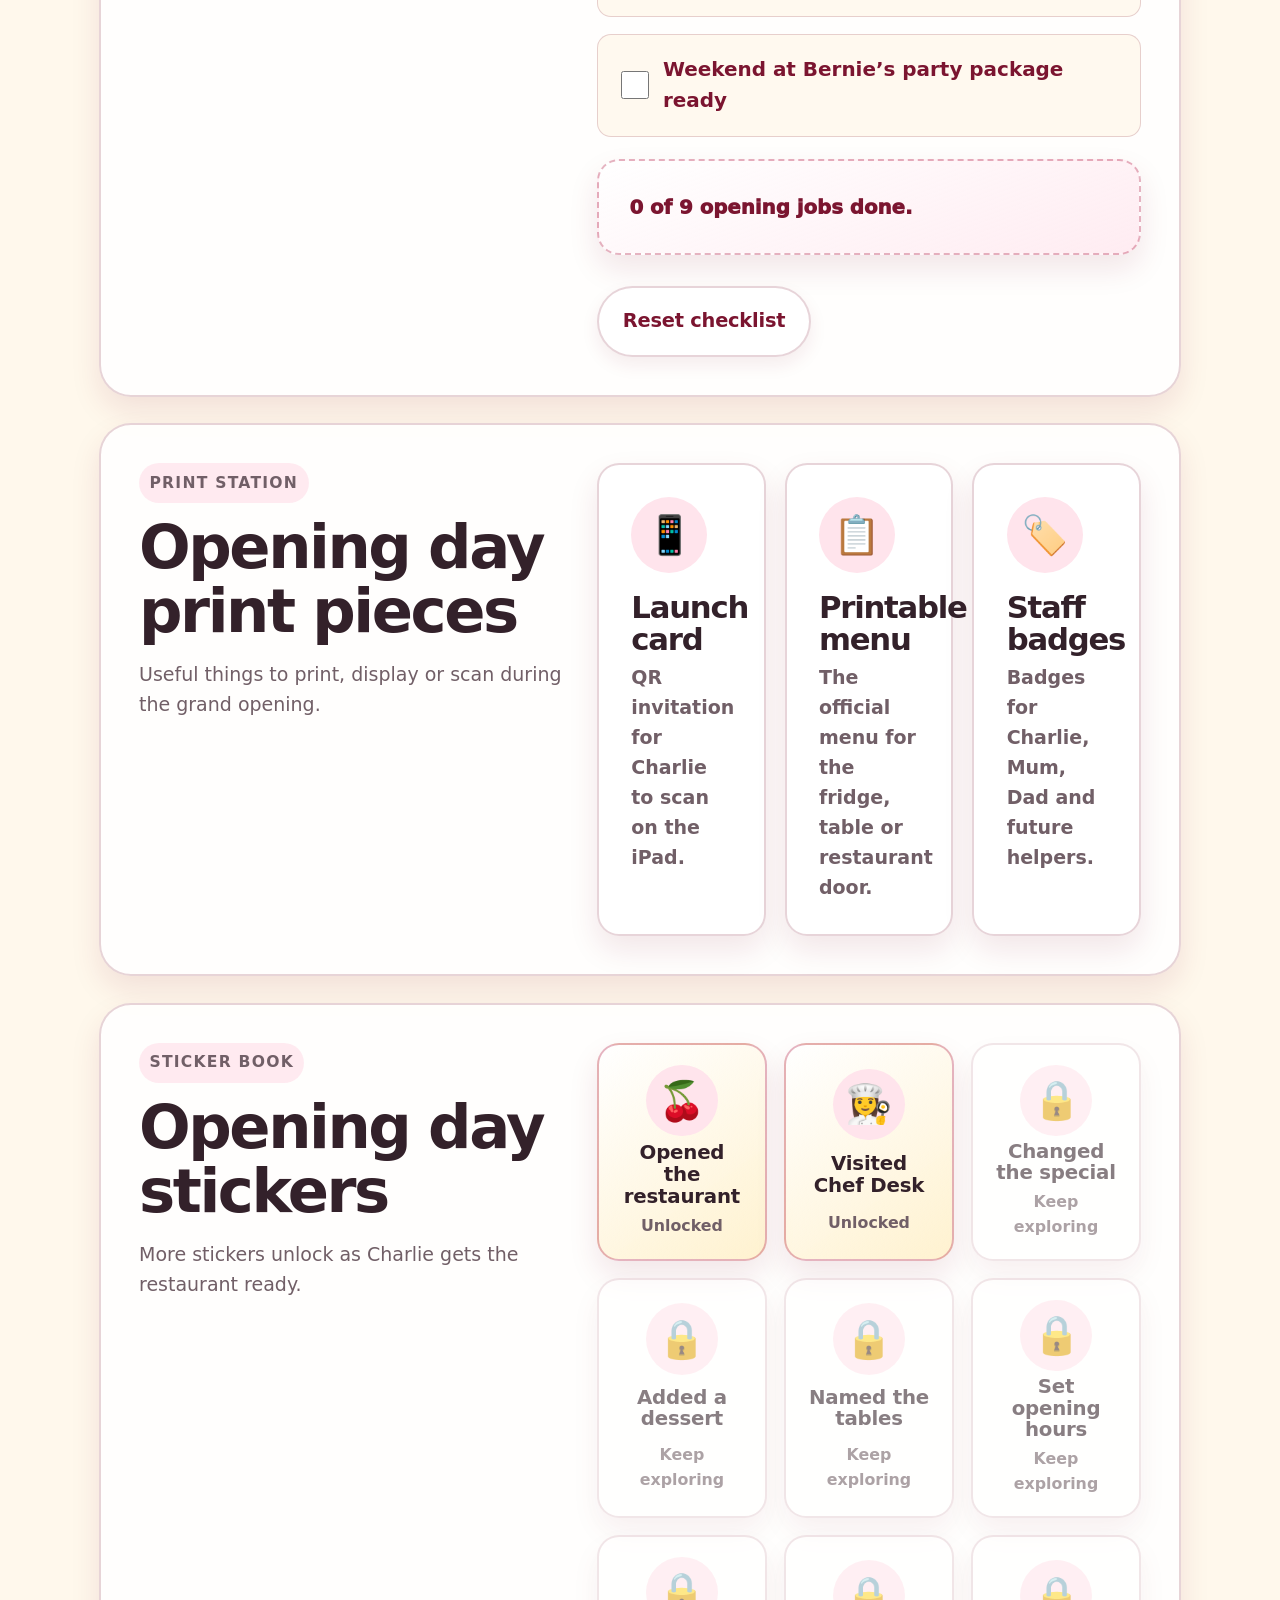
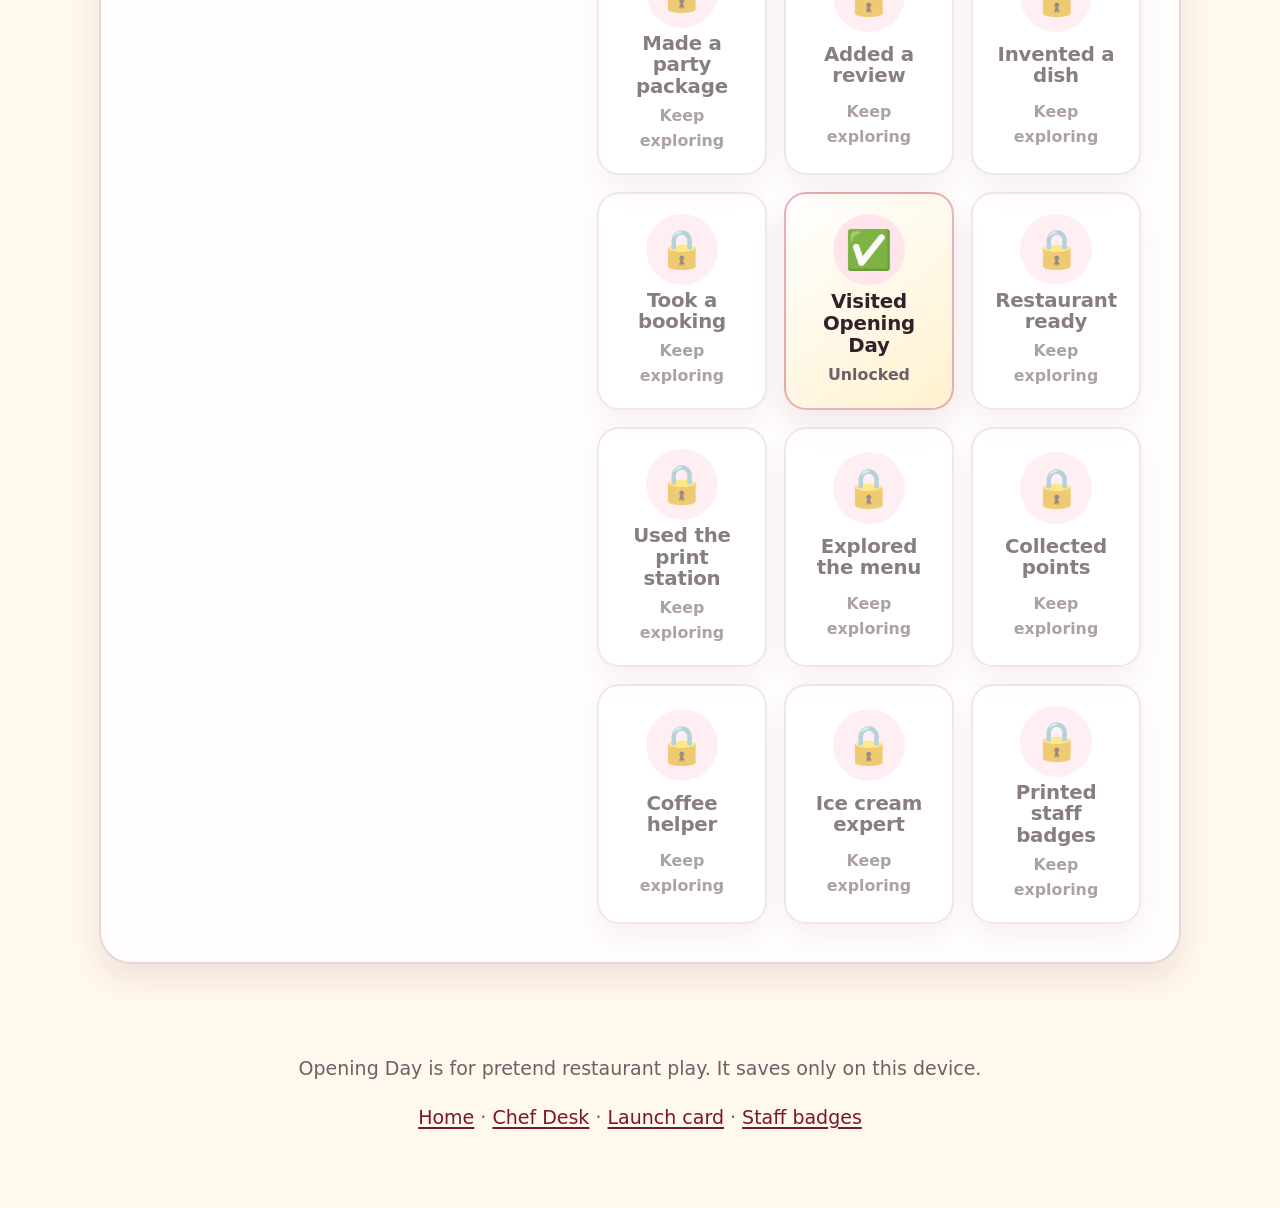
<file: opening-day.html>
<!doctype html>
<html lang="en-AU">
<head><meta charset="utf-8"><meta name="viewport" content="width=device-width, initial-scale=1"><meta name="robots" content="noindex,nofollow"><meta name="theme-color" content="#b4234a"><title>Opening Day | Charlies Cherries</title><meta name="description" content="A pretend opening day checklist for Charlie’s restaurant, Charlies Cherries."><link rel="icon" href="/assets/img/icon-192.png"><link rel="apple-touch-icon" href="/assets/img/icon-192.png"><link rel="stylesheet" href="/assets/css/styles.css"></head>
<body data-page="opening-day"><a class="skip-link" href="#main">Skip to content</a><header class="site-header" aria-label="Charlies Cherries header"><a class="brand" href="/" aria-label="Charlies Cherries home"><img src="/assets/img/cherry-logo.svg" alt="" width="56" height="56"><span><strong>Charlies Cherries</strong><small>Opening Day</small></span></a><nav aria-label="Main navigation"><a href="/">Home</a><a href="/chef-desk.html">Chef Desk</a><a href="/menu.html">Menu</a><a href="/staff-badges.html">Staff badges</a></nav></header>
<main id="main" class="section-shell opening-day" aria-labelledby="opening-title"><section class="desk-hero"><p class="eyebrow">Grand opening helper</p><h1 id="opening-title">Opening Day</h1><p class="hero-subtitle">Tick off the restaurant jobs, print the launch pieces and get Charlies Cherries ready for pretend dinner service.</p><div class="hero-actions"><a class="button button-primary" href="#checklist">Start checklist</a><a class="button button-secondary" href="/launch-card.html">Launch card</a><a class="button button-secondary" href="/staff-badges.html">Staff badges</a></div></section>
<section id="checklist" class="boss-panel checklist-panel" aria-labelledby="checklist-title"><div><p class="eyebrow">Boss checklist</p><h2 id="checklist-title">Is the restaurant ready?</h2><p>Tap each job when it is done. The checklist stays only on this device.</p></div><form class="opening-checklist" data-opening-checklist><label><input type="checkbox" name="menu"> Menu printed</label><label><input type="checkbox" name="certificate"> Chef certificate displayed</label><label><input type="checkbox" name="qr"> QR launch card ready</label><label><input type="checkbox" name="badges"> Staff badges printed</label><label><input type="checkbox" name="napkins"> Napkins ready for rib sauce</label><label><input type="checkbox" name="tester"> Taste tester appointed</label><label><input type="checkbox" name="dessert"> Banana split, donuts and ice cream decided</label><label><input type="checkbox" name="tables"> Vigo Views, Staggs Barber and Eat with Kim approved</label><label><input type="checkbox" name="party"> Weekend at Bernie’s party package ready</label></form><div class="opening-progress" data-opening-progress aria-live="polite">0 of 9 opening jobs done.</div><div class="boss-actions"><button class="button button-secondary" type="button" data-checklist-reset>Reset checklist</button></div></section>
<section class="boss-panel launch-links" aria-labelledby="print-title"><div><p class="eyebrow">Print station</p><h2 id="print-title">Opening day print pieces</h2><p>Useful things to print, display or scan during the grand opening.</p></div><div class="hq-grid"><a class="hq-card" href="/launch-card.html"><span aria-hidden="true">📱</span><h3>Launch card</h3><p>QR invitation for Charlie to scan on the iPad.</p></a><a class="hq-card" href="/menu.html"><span aria-hidden="true">📋</span><h3>Printable menu</h3><p>The official menu for the fridge, table or restaurant door.</p></a><a class="hq-card" href="/staff-badges.html"><span aria-hidden="true">🏷️</span><h3>Staff badges</h3><p>Badges for Charlie, Mum, Dad and future helpers.</p></a></div></section>
<section class="boss-panel sticker-panel" aria-labelledby="opening-sticker-title"><div><p class="eyebrow">Sticker book</p><h2 id="opening-sticker-title">Opening day stickers</h2><p>More stickers unlock as Charlie gets the restaurant ready.</p></div><div class="sticker-book" data-sticker-book aria-live="polite"></div></section></main>
<footer class="site-footer"><p>Opening Day is for pretend restaurant play. It saves only on this device.</p><p><a href="/">Home</a> · <a href="/chef-desk.html">Chef Desk</a> · <a href="/launch-card.html">Launch card</a> · <a href="/staff-badges.html">Staff badges</a></p></footer><script src="/assets/js/app.js" defer></script></body></html>
</file>
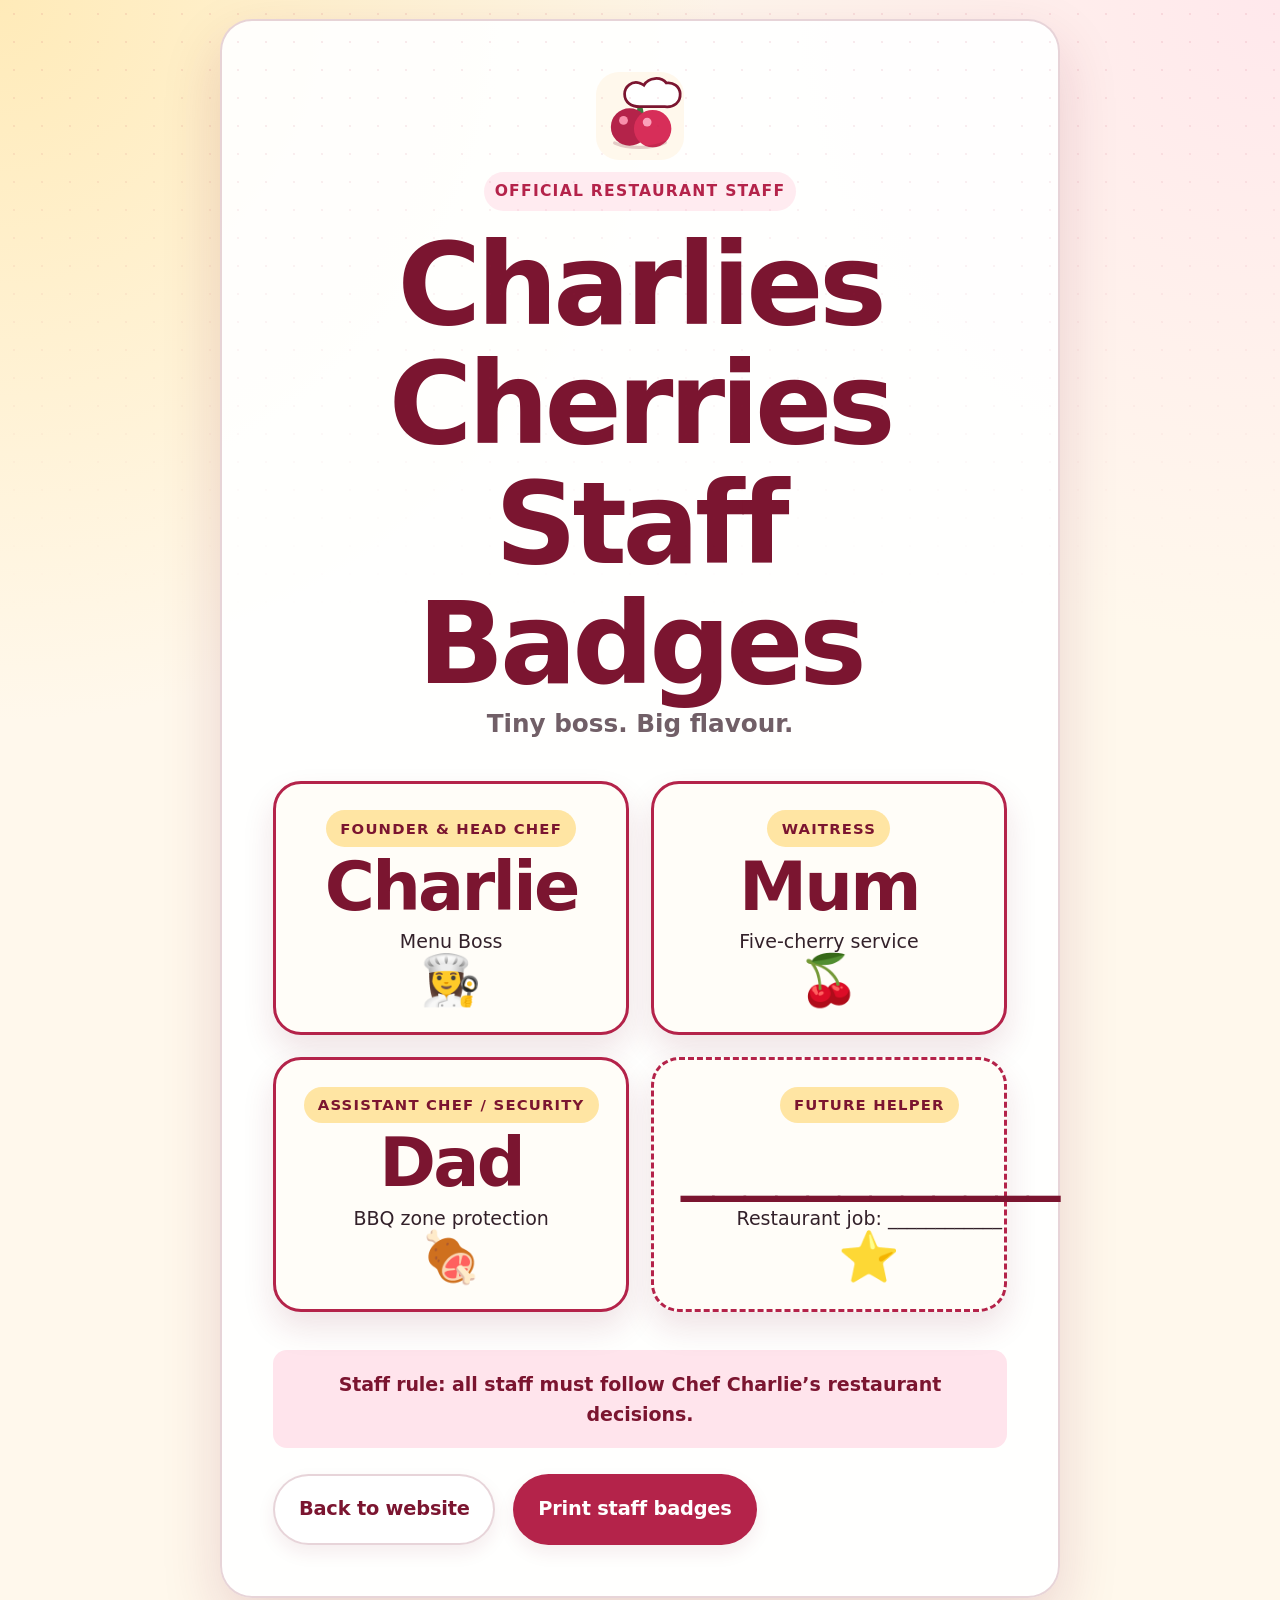
<file: staff-badges.html>
<!doctype html>
<html lang="en-AU">
<head>
  <meta charset="utf-8">
  <meta name="viewport" content="width=device-width, initial-scale=1">
  <meta name="robots" content="noindex,nofollow">
  <title>Staff Badges | Charlies Cherries</title>
  <link rel="stylesheet" href="/assets/css/styles.css">
</head>
<body class="print-page staff-badges-page" data-page="staff-badges">
  <main class="print-sheet badge-sheet" aria-labelledby="badge-title">
    <img class="print-logo" src="/assets/img/cherry-logo.svg" alt="" width="88" height="88">
    <p class="eyebrow">Official restaurant staff</p>
    <h1 id="badge-title">Charlies Cherries Staff Badges</h1>
    <p class="print-subtitle">Tiny boss. Big flavour.</p>

    <section class="badge-grid" aria-label="Printable staff badges">
      <article class="staff-badge"><p class="badge-role">Founder & Head Chef</p><h2>Charlie</h2><p>Menu Boss</p><span aria-hidden="true">👩‍🍳</span></article>
      <article class="staff-badge"><p class="badge-role">Waitress</p><h2>Mum</h2><p>Five-cherry service</p><span aria-hidden="true">🍒</span></article>
      <article class="staff-badge"><p class="badge-role">Assistant Chef / Security</p><h2>Dad</h2><p>BBQ zone protection</p><span aria-hidden="true">🍖</span></article>
      <article class="staff-badge staff-badge--blank"><p class="badge-role">Future helper</p><h2>____________</h2><p>Restaurant job: ____________</p><span aria-hidden="true">⭐</span></article>
    </section>

    <aside class="print-note"><strong>Staff rule:</strong> all staff must follow Chef Charlie’s restaurant decisions.</aside>
    <div class="screen-actions"><a class="button button-secondary" href="/">Back to website</a><button class="button button-primary" type="button" data-print>Print staff badges</button></div>
  </main>
  <script src="/assets/js/app.js" defer></script>
</body>
</html>
</file>
<file: assets/css/styles.css>
:root {
  --cherry: #b4234a;
  --cherry-dark: #7b1530;
  --cherry-soft: #ffe4ec;
  --cream: #fff8ec;
  --butter: #ffe5a3;
  --mint: #d8f5df;
  --ink: #33212a;
  --muted: #715f67;
  --card: #ffffff;
  --line: rgba(123, 21, 48, 0.18);
  --shadow: 0 24px 60px rgba(123, 21, 48, 0.16);
  --radius-lg: 32px;
  --radius-md: 22px;
  --radius-sm: 14px;
  --max: 1120px;
}

* { box-sizing: border-box; }

[hidden] { display: none !important; }

html {
  scroll-behavior: smooth;
}

body {
  margin: 0;
  font-family: ui-rounded, "Avenir Next", "Nunito", "Segoe UI", system-ui, sans-serif;
  color: var(--ink);
  background:
    radial-gradient(circle at top left, rgba(255, 229, 163, 0.7), transparent 38rem),
    radial-gradient(circle at top right, rgba(255, 228, 236, 0.8), transparent 34rem),
    var(--cream);
  line-height: 1.5;
}

body::before {
  content: "";
  position: fixed;
  inset: 0;
  pointer-events: none;
  background-image: radial-gradient(rgba(180, 35, 74, 0.13) 1px, transparent 1px);
  background-size: 28px 28px;
  mask-image: linear-gradient(to bottom, rgba(0,0,0,0.75), transparent 70%);
}

a {
  color: var(--cherry-dark);
  text-decoration-thickness: 0.12em;
  text-underline-offset: 0.18em;
}

button, input, select, textarea {
  font: inherit;
}

.skip-link {
  position: absolute;
  left: 1rem;
  top: -4rem;
  z-index: 10;
  padding: 0.75rem 1rem;
  background: var(--ink);
  color: #fff;
  border-radius: 999px;
}

.skip-link:focus { top: 1rem; }

.site-header {
  position: sticky;
  top: 0;
  z-index: 5;
  display: flex;
  align-items: center;
  justify-content: space-between;
  gap: 1.5rem;
  max-width: calc(var(--max) + 2rem);
  margin: 0 auto;
  padding: 1rem;
  backdrop-filter: blur(16px);
}

.brand {
  display: inline-flex;
  align-items: center;
  gap: 0.75rem;
  color: var(--ink);
  text-decoration: none;
}

.brand strong,
.brand small {
  display: block;
}

.brand strong {
  font-size: clamp(1rem, 2vw, 1.25rem);
  letter-spacing: -0.02em;
}

.brand small {
  color: var(--muted);
  font-size: 0.78rem;
}

.site-header nav {
  display: flex;
  flex-wrap: wrap;
  justify-content: flex-end;
  gap: 0.5rem;
}

.site-header nav a {
  padding: 0.55rem 0.8rem;
  border: 1px solid var(--line);
  border-radius: 999px;
  background: rgba(255,255,255,0.7);
  color: var(--cherry-dark);
  font-weight: 800;
  font-size: 0.9rem;
  text-decoration: none;
}

.section-shell {
  max-width: var(--max);
  margin: 0 auto;
  padding: clamp(2rem, 5vw, 4.5rem) 1rem;
}

.hero {
  min-height: 74vh;
  display: grid;
  grid-template-columns: minmax(0, 1.15fr) minmax(300px, 0.85fr);
  align-items: center;
  gap: clamp(2rem, 5vw, 4rem);
}

.eyebrow {
  margin: 0 0 0.8rem;
  color: var(--cherry);
  font-size: 0.82rem;
  font-weight: 900;
  letter-spacing: 0.11em;
  text-transform: uppercase;
}

h1, h2, h3, p { margin-top: 0; }

h1, h2, h3 {
  line-height: 1.05;
  letter-spacing: -0.04em;
}

h1 {
  max-width: 11ch;
  margin-bottom: 1rem;
  font-size: clamp(4rem, 12vw, 8.8rem);
  color: var(--cherry-dark);
}

h2 {
  margin-bottom: 0.8rem;
  font-size: clamp(2.2rem, 6vw, 4.7rem);
}

h3 {
  margin-bottom: 0.6rem;
  font-size: 1.35rem;
}

.hero-subtitle {
  max-width: 34rem;
  font-size: clamp(1.25rem, 3vw, 1.7rem);
  color: var(--muted);
}

.hero-actions,
.screen-actions {
  display: flex;
  flex-wrap: wrap;
  gap: 0.8rem;
  margin-top: 1.4rem;
}

.button {
  display: inline-flex;
  align-items: center;
  justify-content: center;
  min-height: 48px;
  padding: 0.8rem 1.15rem;
  border: 2px solid transparent;
  border-radius: 999px;
  cursor: pointer;
  font-weight: 900;
  text-decoration: none;
  transition: transform 150ms ease, box-shadow 150ms ease;
}

.button:hover,
.button:focus-visible {
  transform: translateY(-2px);
}

.button-primary {
  background: var(--cherry);
  color: #fff;
  box-shadow: 0 10px 24px rgba(180, 35, 74, 0.25);
}

.button-secondary {
  background: #fff;
  border-color: var(--line);
  color: var(--cherry-dark);
}

.button-small {
  min-height: 40px;
  padding: 0.6rem 0.9rem;
  background: var(--butter);
  color: var(--ink);
}

.hero-badges {
  display: flex;
  flex-wrap: wrap;
  gap: 0.6rem;
  list-style: none;
  padding: 0;
  margin: 1.6rem 0 0;
}

.hero-badges li,
.menu-stamp {
  display: inline-flex;
  align-items: center;
  min-height: 2rem;
  padding: 0.35rem 0.7rem;
  border: 1px solid var(--line);
  border-radius: 999px;
  background: rgba(255,255,255,0.78);
  color: var(--cherry-dark);
  font-weight: 900;
  font-size: 0.82rem;
}

.hero-card {
  position: relative;
}

.special-board {
  position: relative;
  padding: clamp(1.5rem, 5vw, 2.5rem);
  border: 3px solid rgba(123, 21, 48, 0.2);
  border-radius: var(--radius-lg);
  background:
    linear-gradient(145deg, rgba(255, 255, 255, 0.94), rgba(255, 228, 236, 0.88)),
    #fff;
  box-shadow: var(--shadow);
  transform: rotate(1.5deg);
}

.special-board__pin {
  position: absolute;
  top: -16px;
  left: 50%;
  width: 32px;
  height: 32px;
  border-radius: 50%;
  background: var(--cherry);
  box-shadow: inset 0 -4px 0 rgba(0,0,0,0.12), 0 6px 14px rgba(0,0,0,0.16);
}

.special-board h2 {
  font-size: clamp(2rem, 5vw, 3.6rem);
}

.chef-note {
  margin: 1rem 0 0;
  padding: 1rem;
  border-radius: var(--radius-sm);
  background: rgba(255, 229, 163, 0.55);
  color: var(--cherry-dark);
  font-weight: 800;
}

.section-heading {
  max-width: 48rem;
  margin-bottom: 1.6rem;
}

.section-heading p:not(.eyebrow) {
  color: var(--muted);
  font-size: 1.12rem;
}

.menu-grid,
.review-grid {
  display: grid;
  grid-template-columns: repeat(3, minmax(0, 1fr));
  gap: 1rem;
}

.menu-card,
.print-card,
.map-card,
.launch-pack-card,
.rules-list li,
.boss-panel,
.boss-preview,
.booking-form,
.confirmation,
.review-grid blockquote,
.chef-card,
.certificate-preview {
  border: 1px solid var(--line);
  border-radius: var(--radius-md);
  background: rgba(255,255,255,0.86);
  box-shadow: 0 16px 34px rgba(123, 21, 48, 0.08);
}

.menu-card {
  position: relative;
  min-height: 230px;
  padding: 1.25rem;
  overflow: hidden;
}

.menu-card::after {
  content: "";
  position: absolute;
  right: -34px;
  bottom: -34px;
  width: 108px;
  height: 108px;
  border-radius: 50%;
  background: rgba(255, 228, 236, 0.8);
}

.menu-card-featured {
  background: linear-gradient(145deg, #fff, #ffe4ec);
  border-color: rgba(180, 35, 74, 0.32);
}

.menu-icon {
  display: block;
  margin-bottom: 1rem;
  font-size: 2.7rem;
}

.menu-card p {
  color: var(--muted);
}

.menu-stamp {
  position: absolute;
  z-index: 1;
  bottom: 1.1rem;
  left: 1.1rem;
  background: #fff;
}

.print-card {
  display: flex;
  align-items: center;
  justify-content: space-between;
  gap: 1rem;
  margin-top: 1rem;
  padding: 1.3rem;
  background: linear-gradient(120deg, rgba(216,245,223,0.75), rgba(255,255,255,0.86));
}

.print-card p { margin-bottom: 0; color: var(--muted); }

.map-card {
  padding: clamp(1rem, 4vw, 2rem);
  background: #fff;
}

.map-title {
  margin-bottom: 1rem;
  color: var(--cherry-dark);
  font-weight: 900;
  text-align: center;
}

.map-grid {
  display: grid;
  grid-template-columns: repeat(4, minmax(0, 1fr));
  grid-auto-rows: minmax(110px, auto);
  gap: 0.75rem;
}

.map-zone {
  display: flex;
  align-items: center;
  justify-content: center;
  min-height: 110px;
  padding: 1rem;
  border: 2px dashed rgba(123, 21, 48, 0.25);
  border-radius: var(--radius-md);
  background: var(--cream);
  color: var(--cherry-dark);
  font-weight: 900;
  text-align: center;
}

.map-zone.vip { grid-column: span 2; background: var(--cherry-soft); }
.map-zone.ribs { grid-column: span 2; background: var(--butter); }
.map-zone.kitchen { grid-column: span 2; background: var(--mint); }
.map-zone.dessert { background: #f0e9ff; }
.map-zone.manager { background: #fff1c9; }


.launch-pack {
  padding-top: 0;
}

.launch-pack-card {
  display: grid;
  grid-template-columns: minmax(0, 1fr) auto;
  align-items: center;
  gap: 1rem;
  padding: clamp(1.2rem, 4vw, 1.8rem);
  background: linear-gradient(120deg, rgba(255, 229, 163, 0.72), rgba(255,255,255,0.9));
}

.launch-pack-card p:not(.eyebrow) {
  max-width: 46rem;
  margin-bottom: 0;
  color: var(--muted);
  font-size: 1.08rem;
}

.launch-pack-actions {
  display: flex;
  flex-wrap: wrap;
  justify-content: flex-end;
  gap: 0.7rem;
}

.rules-list {
  display: grid;
  grid-template-columns: repeat(4, minmax(0, 1fr));
  gap: 1rem;
  padding: 0;
  list-style: none;
  counter-reset: rules;
}

.rules-list li {
  position: relative;
  min-height: 150px;
  padding: 3.2rem 1rem 1rem;
  color: var(--cherry-dark);
  font-size: 1.1rem;
  font-weight: 900;
  overflow: hidden;
}

.rules-list li::before {
  counter-increment: rules;
  content: counter(rules);
  position: absolute;
  top: 0.85rem;
  left: 0.85rem;
  display: grid;
  place-items: center;
  width: 2rem;
  height: 2rem;
  border-radius: 999px;
  background: var(--cherry);
  color: #fff;
  font-size: 1rem;
}

.menu-card[tabindex] {
  cursor: pointer;
}

.menu-card:focus-visible {
  outline: 4px solid rgba(180, 35, 74, 0.24);
  outline-offset: 4px;
}

.boss-mode {
  display: grid;
  gap: 1.5rem;
}

.boss-hero h1 {
  max-width: none;
}

.boss-panel {
  display: grid;
  grid-template-columns: minmax(0, 0.76fr) minmax(320px, 1fr) minmax(260px, 0.7fr);
  gap: 1.25rem;
  align-items: start;
  padding: clamp(1.2rem, 4vw, 1.8rem);
  background: rgba(255,255,255,0.88);
}

.boss-panel h2 {
  font-size: clamp(2rem, 5vw, 3.2rem);
}

.boss-panel p {
  color: var(--muted);
}

.boss-form {
  display: grid;
  gap: 1rem;
}

.boss-form label {
  display: grid;
  gap: 0.4rem;
  color: var(--cherry-dark);
  font-weight: 900;
}

.boss-form input {
  width: 100%;
  border: 2px solid rgba(123, 21, 48, 0.16);
  border-radius: var(--radius-sm);
  padding: 0.85rem;
  background: #fff;
  color: var(--ink);
}

.boss-form input:focus {
  outline: 3px solid rgba(180, 35, 74, 0.18);
  border-color: var(--cherry);
}

.boss-actions {
  display: flex;
  flex-wrap: wrap;
  gap: 0.75rem;
}

.boss-preview {
  padding: 1.15rem;
  background: var(--cherry-soft);
}

.boss-preview h3 {
  color: var(--cherry-dark);
  font-size: 1.8rem;
}

.boss-preview p:last-child {
  margin-bottom: 0;
}

.bookings {
  display: grid;
  grid-template-columns: minmax(0, 0.78fr) minmax(300px, 1fr);
  gap: 1.5rem;
  align-items: start;
}

.bookings .section-heading { margin-bottom: 0; }

.booking-form {
  display: grid;
  gap: 1rem;
  padding: 1.25rem;
}

.booking-form label {
  display: grid;
  gap: 0.4rem;
  color: var(--cherry-dark);
  font-weight: 900;
}

.booking-form input,
.booking-form select,
.booking-form textarea {
  width: 100%;
  border: 2px solid rgba(123, 21, 48, 0.16);
  border-radius: var(--radius-sm);
  padding: 0.85rem;
  background: #fff;
  color: var(--ink);
}

.booking-form input:focus,
.booking-form select:focus,
.booking-form textarea:focus {
  outline: 3px solid rgba(180, 35, 74, 0.18);
  border-color: var(--cherry);
}

.confirmation {
  grid-column: 2;
  padding: 1.25rem;
  background: var(--mint);
  font-weight: 800;
}

.review-grid {
  grid-template-columns: repeat(4, minmax(0, 1fr));
}

.review-grid blockquote {
  margin: 0;
  padding: 1.15rem;
}

.review-grid p {
  margin-bottom: 1rem;
  color: var(--cherry-dark);
  font-size: 1.15rem;
  font-weight: 900;
}

.review-grid cite {
  color: var(--muted);
  font-style: normal;
  font-weight: 800;
}

.chef-card {
  display: grid;
  grid-template-columns: minmax(0, 1fr) minmax(280px, 0.46fr);
  gap: 1.5rem;
  padding: clamp(1.25rem, 4vw, 2rem);
  background: linear-gradient(145deg, rgba(255,255,255,0.92), rgba(255,228,236,0.82));
}

.chef-card p { color: var(--muted); font-size: 1.12rem; }

.chef-facts {
  display: grid;
  grid-template-columns: repeat(2, minmax(0, 1fr));
  gap: 0.8rem;
  margin: 1.3rem 0 0;
}

.chef-facts div {
  padding: 1rem;
  border-radius: var(--radius-sm);
  background: #fff;
}

.chef-facts dt {
  color: var(--muted);
  font-size: 0.82rem;
  font-weight: 900;
  text-transform: uppercase;
  letter-spacing: 0.08em;
}

.chef-facts dd {
  margin: 0.25rem 0 0;
  color: var(--cherry-dark);
  font-weight: 900;
}

.certificate-preview {
  display: flex;
  flex-direction: column;
  justify-content: center;
  padding: 1.25rem;
  background: #fff;
  text-align: center;
}

.certificate-preview__title {
  color: var(--cherry-dark) !important;
  font-size: 1.4rem !important;
  font-weight: 900;
}

.site-footer {
  max-width: var(--max);
  margin: 0 auto;
  padding: 2rem 1rem 3rem;
  color: var(--muted);
  text-align: center;
}

.confetti-piece {
  position: fixed;
  top: -1rem;
  width: 0.75rem;
  height: 0.75rem;
  border-radius: 0.25rem;
  background: var(--cherry);
  pointer-events: none;
  animation: fall 1100ms ease-in forwards;
}

@keyframes fall {
  to {
    transform: translateY(110vh) rotate(540deg);
    opacity: 0;
  }
}

/* Printable pages */
.print-page {
  display: grid;
  min-height: 100vh;
  place-items: center;
  padding: 1rem;
}

.print-sheet,
.certificate-sheet {
  width: min(100%, 840px);
  margin: auto;
}

.print-sheet,
.certificate-border {
  padding: clamp(1.5rem, 4vw, 3rem);
  border: 2px solid var(--line);
  border-radius: var(--radius-lg);
  background: rgba(255,255,255,0.92);
  box-shadow: var(--shadow);
  text-align: center;
}

.print-logo {
  display: block;
  margin: 0 auto 0.6rem;
}

.print-sheet h1,
.certificate-sheet h1 {
  max-width: none;
  margin: 0;
  font-size: clamp(3rem, 10vw, 6rem);
}

.print-subtitle {
  color: var(--muted);
  font-size: 1.3rem;
  font-weight: 800;
}

.print-menu-section {
  margin-top: 1.5rem;
  text-align: left;
}

.print-menu-section h2 {
  padding-bottom: 0.45rem;
  border-bottom: 2px dashed var(--line);
  color: var(--cherry-dark);
  font-size: 1.8rem;
}

.print-menu-section ul {
  display: grid;
  gap: 0.8rem;
  list-style: none;
  padding: 0;
}

.print-menu-section li {
  display: flex;
  justify-content: space-between;
  gap: 1rem;
  padding: 0.8rem;
  border-radius: var(--radius-sm);
  background: var(--cream);
}

.print-menu-section span {
  color: var(--muted);
  text-align: right;
}

.print-note {
  margin-top: 1.5rem;
  padding: 1rem;
  border-radius: var(--radius-sm);
  background: var(--cherry-soft);
  color: var(--cherry-dark);
  font-weight: 800;
}

.certificate-border {
  position: relative;
  border: 10px double rgba(180, 35, 74, 0.38);
}

.certificate-intro {
  margin-top: 1.5rem;
  color: var(--muted);
  font-size: 1.2rem;
  font-weight: 800;
}

.certificate-name {
  margin: 0.2rem 0;
  color: var(--cherry);
  font-size: clamp(4rem, 12vw, 7rem);
  font-weight: 900;
  line-height: 1;
}

.certificate-copy {
  max-width: 42rem;
  margin: 1rem auto;
  color: var(--ink);
  font-size: 1.2rem;
}

.certificate-signatures {
  display: grid;
  grid-template-columns: repeat(2, minmax(0, 1fr));
  gap: 2rem;
  max-width: 38rem;
  margin: 2.5rem auto 1rem;
}

.certificate-signatures span {
  display: block;
  height: 2px;
  background: var(--line);
}

.certificate-signatures p {
  margin-top: 0.45rem;
  color: var(--muted);
  font-weight: 900;
}

.certificate-seal {
  margin: 1rem 0 0;
  color: var(--cherry);
  font-size: 2rem;
  letter-spacing: 0.2rem;
}

@media (max-width: 860px) {
  .site-header {
    position: relative;
    align-items: flex-start;
    flex-direction: column;
  }

  .site-header nav { justify-content: flex-start; }

  .hero,
  .bookings,
  .chef-card,
  .launch-pack-card,
  .boss-panel {
    grid-template-columns: 1fr;
  }

  .launch-pack-actions { justify-content: flex-start; }

  .confirmation { grid-column: auto; }

  .menu-grid,
  .review-grid,
  .rules-list {
    grid-template-columns: repeat(2, minmax(0, 1fr));
  }

  .map-grid {
    grid-template-columns: 1fr 1fr;
  }

  .map-zone.vip,
  .map-zone.ribs,
  .map-zone.kitchen {
    grid-column: span 1;
  }
}

@media (max-width: 560px) {
  .site-header nav a { font-size: 0.82rem; }
  .menu-grid,
  .review-grid,
  .rules-list,
  .chef-facts,
  .certificate-signatures {
    grid-template-columns: 1fr;
  }
  .print-card,
  .print-menu-section li {
    align-items: flex-start;
    flex-direction: column;
  }
  .print-menu-section span { text-align: left; }
}

@media (prefers-reduced-motion: reduce) {
  *, *::before, *::after {
    animation-duration: 0.001ms !important;
    animation-iteration-count: 1 !important;
    scroll-behavior: auto !important;
    transition-duration: 0.001ms !important;
  }
}

@media print {
  body {
    background: #fff !important;
  }

  body::before,
  .site-header,
  .site-footer,
  .screen-actions {
    display: none !important;
  }

  .print-page {
    display: block;
    min-height: auto;
    padding: 0;
  }

  .print-sheet,
  .certificate-sheet,
  .certificate-border {
    width: 100%;
    box-shadow: none;
  }

  .print-sheet,
  .certificate-border {
    border-color: #7b1530;
  }
}


.launch-card-border h1 {
  font-size: clamp(2.8rem, 9vw, 5.4rem);
}

.qr-frame {
  margin: 1.6rem auto;
  text-align: center;
}

.qr-code,
.qr-placeholder {
  display: grid;
  place-items: center;
  width: min(72vw, 280px);
  aspect-ratio: 1;
  margin: 0 auto;
  border: 10px solid #fff;
  border-radius: 28px;
  background: #fff;
  box-shadow: 0 14px 34px rgba(123, 21, 48, 0.16);
}

.qr-code {
  height: auto;
}

.qr-placeholder {
  border: 4px dashed rgba(123, 21, 48, 0.35);
  background: repeating-linear-gradient(45deg, rgba(180,35,74,0.08), rgba(180,35,74,0.08) 10px, rgba(255,255,255,0.7) 10px, rgba(255,255,255,0.7) 20px);
  color: var(--cherry-dark);
  font-weight: 900;
}

.qr-frame figcaption {
  margin-top: 0.75rem;
  color: var(--muted);
  font-weight: 900;
}

/* v1.2: Chef Charlie's Restaurant HQ */
.hq-pack {
  padding-top: 1rem;
}

.hq-grid {
  display: grid;
  grid-template-columns: repeat(3, minmax(0, 1fr));
  gap: 1rem;
}

.hq-card {
  display: block;
  min-height: 100%;
  padding: clamp(1.2rem, 3vw, 1.7rem);
  border: 2px solid var(--line);
  border-radius: var(--radius-md);
  background: rgba(255,255,255,0.82);
  color: var(--ink);
  text-decoration: none;
  box-shadow: 0 16px 32px rgba(123, 21, 48, 0.08);
}

.hq-card:hover,
.hq-card:focus-visible {
  transform: translateY(-3px) rotate(-0.6deg);
  box-shadow: var(--shadow);
}

.hq-card > span {
  display: inline-grid;
  place-items: center;
  width: 3.4rem;
  height: 3.4rem;
  margin-bottom: 0.9rem;
  border-radius: 999px;
  background: var(--cherry-soft);
  font-size: 1.7rem;
}

.chef-desk,
.opening-day {
  display: grid;
  gap: 1.4rem;
}

.desk-hero {
  padding: clamp(2rem, 5vw, 3rem);
  border: 3px solid var(--line);
  border-radius: var(--radius-lg);
  background:
    linear-gradient(135deg, rgba(255, 255, 255, 0.92), rgba(255, 229, 163, 0.5)),
    #fff;
  box-shadow: var(--shadow);
}

.desk-hero h1 {
  max-width: 9ch;
  margin-bottom: 0.6rem;
}

.boss-panel {
  display: grid;
  grid-template-columns: minmax(0, 0.8fr) minmax(280px, 1fr);
  gap: clamp(1rem, 3vw, 2rem);
  align-items: start;
  padding: clamp(1.2rem, 4vw, 2rem);
  border: 2px solid var(--line);
  border-radius: var(--radius-lg);
  background: rgba(255,255,255,0.86);
  box-shadow: 0 18px 40px rgba(123, 21, 48, 0.08);
}

.boss-panel > .sticker-book,
.boss-panel > .hq-grid,
.boss-panel > .opening-checklist,
.boss-panel > .boss-preview,
.boss-panel > .invention-card,
.boss-panel > .opening-progress,
.boss-panel > .boss-actions {
  grid-column: 2;
}

.boss-form,
.opening-checklist {
  display: grid;
  gap: 0.9rem;
}

.boss-form label,
.opening-checklist label {
  display: grid;
  gap: 0.45rem;
  padding: 0.9rem;
  border: 1px solid var(--line);
  border-radius: var(--radius-sm);
  background: rgba(255, 248, 236, 0.8);
  color: var(--cherry-dark);
  font-weight: 900;
}

.boss-form input,
.boss-form select,
.boss-form textarea,
.booking-form input,
.booking-form select,
.booking-form textarea {
  width: 100%;
  border: 2px solid rgba(123, 21, 48, 0.18);
  border-radius: 14px;
  padding: 0.78rem 0.85rem;
  background: #fff;
  color: var(--ink);
  font-weight: 700;
}

.boss-form input:focus,
.boss-form select:focus,
.boss-form textarea:focus,
.booking-form input:focus,
.booking-form select:focus,
.booking-form textarea:focus {
  outline: 3px solid rgba(255, 229, 163, 0.9);
  border-color: var(--cherry);
}

.boss-actions {
  display: flex;
  flex-wrap: wrap;
  gap: 0.75rem;
  margin-top: 0.4rem;
}

.boss-preview,
.opening-progress,
.invention-card,
.order-ticket {
  padding: clamp(1.1rem, 3vw, 1.6rem);
  border: 2px dashed rgba(180, 35, 74, 0.34);
  border-radius: var(--radius-md);
  background:
    linear-gradient(160deg, rgba(255,255,255,0.94), rgba(255,228,236,0.7)),
    #fff;
}

.boss-preview h3,
.invention-card h3,
.order-ticket h3 {
  color: var(--cherry-dark);
}

.invention-card {
  margin-top: 1.4rem;
}

.invention-card--desk {
  margin-top: 0;
}

.invention-card__body {
  display: grid;
  grid-template-columns: auto minmax(0, 1fr);
  gap: 1rem;
  align-items: center;
}

.invention-card__emoji {
  display: inline-grid;
  place-items: center;
  width: clamp(4rem, 12vw, 5.5rem);
  height: clamp(4rem, 12vw, 5.5rem);
  border-radius: 999px;
  background: var(--butter);
  font-size: clamp(2rem, 7vw, 3rem);
  box-shadow: inset 0 0 0 4px rgba(255,255,255,0.7);
}

.order-ticket {
  margin-top: 1rem;
  max-width: 36rem;
  background: #fff;
}

.order-ticket dl,
.chef-facts {
  display: grid;
  gap: 0.6rem;
}

.order-ticket dl div,
.chef-facts div {
  display: grid;
  grid-template-columns: minmax(9rem, 0.45fr) minmax(0, 1fr);
  gap: 0.7rem;
  padding-bottom: 0.6rem;
  border-bottom: 1px solid var(--line);
}

.order-ticket dt,
.chef-facts dt {
  color: var(--muted);
  font-weight: 900;
}

.order-ticket dd,
.chef-facts dd {
  margin: 0;
  font-weight: 900;
}

.ticket-approved {
  margin: 1rem 0;
  color: var(--cherry-dark);
  font-weight: 1000;
}

.sticker-book {
  display: grid;
  grid-template-columns: repeat(3, minmax(0, 1fr));
  gap: 0.8rem;
}

.sticker {
  display: grid;
  gap: 0.25rem;
  min-height: 9rem;
  place-items: center;
  padding: 1rem;
  border: 2px solid var(--line);
  border-radius: var(--radius-md);
  text-align: center;
  background: rgba(255,255,255,0.88);
}

.sticker span {
  display: inline-grid;
  place-items: center;
  width: 3.2rem;
  height: 3.2rem;
  border-radius: 999px;
  background: var(--cherry-soft);
  font-size: 1.7rem;
}

.sticker strong {
  color: var(--ink);
  line-height: 1.1;
}

.sticker small {
  color: var(--muted);
  font-weight: 900;
}

.sticker.is-locked {
  opacity: 0.58;
}

.sticker.is-unlocked {
  border-color: rgba(180, 35, 74, 0.34);
  background: linear-gradient(145deg, #fff, rgba(255, 229, 163, 0.5));
}

.opening-checklist label {
  grid-template-columns: auto minmax(0, 1fr);
  align-items: center;
  cursor: pointer;
  font-size: 1.05rem;
}

.opening-checklist input[type="checkbox"] {
  width: 1.5rem;
  height: 1.5rem;
  accent-color: var(--cherry);
}

.opening-progress {
  color: var(--cherry-dark);
  font-size: 1.2rem;
  font-weight: 1000;
}

.ticket-printing .site-header,
.ticket-printing .section-heading,
.ticket-printing .booking-form,
.ticket-printing .confirmation,
.ticket-printing .site-footer,
.ticket-printing .hero,
.ticket-printing .hq-pack,
.ticket-printing .launch-pack,
.ticket-printing .rules,
.ticket-printing .reviews,
.ticket-printing .chef,
.ticket-printing .dining-room,
.ticket-printing .print-card,
.ticket-printing .menu-grid,
.ticket-printing .invention-card:not(.order-ticket) {
  display: none !important;
}

.ticket-printing .order-ticket {
  display: block !important;
  margin: 2rem auto;
}

@media (max-width: 860px) {
  .hq-grid,
  .boss-panel,
  .sticker-book {
    grid-template-columns: 1fr;
  }

  .boss-panel > .sticker-book,
  .boss-panel > .hq-grid,
  .boss-panel > .opening-checklist,
  .boss-panel > .boss-preview,
  .boss-panel > .invention-card,
  .boss-panel > .opening-progress,
  .boss-panel > .boss-actions {
    grid-column: auto;
  }
}

@media print {
  .ticket-printing body,
  body.ticket-printing {
    background: #fff !important;
  }

  body.ticket-printing::before {
    display: none;
  }

  body.ticket-printing .order-ticket {
    max-width: none;
    border: 2px solid #000;
    color: #000;
    box-shadow: none;
  }

  body.ticket-printing .order-ticket .button {
    display: none;
  }
}


/* v1.3 Charlie-led expansion */
.hours-pill {
  display: inline-flex;
  gap: 0.35rem;
  align-items: center;
  flex-wrap: wrap;
  margin: 0.4rem 0 0;
  padding: 0.55rem 0.85rem;
  border-radius: 999px;
  background: rgba(255, 229, 163, 0.5);
  border: 1px solid var(--line);
  color: var(--cherry-dark);
  font-size: 0.95rem;
}

.party-package {
  text-align: center;
  border: 2px dashed rgba(180, 35, 74, 0.28);
  background: linear-gradient(135deg, rgba(255, 229, 163, 0.45), rgba(255, 228, 236, 0.72));
  border-radius: var(--radius-lg);
}

.boss-form--wide {
  grid-template-columns: repeat(2, minmax(0, 1fr));
}

.boss-form .wide-field {
  grid-column: 1 / -1;
}

.sticker-actions {
  display: flex;
  flex-wrap: wrap;
  gap: 0.75rem;
  margin-bottom: 1rem;
}

.badge-sheet {
  max-width: 980px;
}

.badge-grid {
  display: grid;
  grid-template-columns: repeat(2, minmax(0, 1fr));
  gap: 1rem;
  margin: 2rem 0;
}

.staff-badge {
  min-height: 230px;
  display: grid;
  place-items: center;
  text-align: center;
  padding: 1.4rem;
  border: 3px solid var(--cherry);
  border-radius: 28px;
  background: #fffdf8;
  box-shadow: 0 16px 32px rgba(123, 21, 48, 0.12);
}

.staff-badge h2 {
  margin: 0.2rem 0;
  font-size: clamp(2rem, 8vw, 3.6rem);
  color: var(--cherry-dark);
}

.staff-badge p {
  margin: 0;
}

.staff-badge span {
  font-size: 2.6rem;
  line-height: 1;
}

.badge-role {
  display: inline-flex;
  padding: 0.35rem 0.75rem;
  border-radius: 999px;
  background: var(--butter);
  color: var(--cherry-dark);
  font-weight: 800;
  text-transform: uppercase;
  letter-spacing: 0.08em;
  font-size: 0.78rem;
}

.staff-badge--blank {
  border-style: dashed;
}

@media (max-width: 760px) {
  .boss-form--wide,
  .badge-grid {
    grid-template-columns: 1fr;
  }
}

@media print {
  .staff-badges-page .site-header,
  .staff-badges-page .site-footer,
  .staff-badges-page .screen-actions {
    display: none !important;
  }

  .staff-badges-page {
    background: #fff !important;
  }

  .badge-sheet {
    box-shadow: none !important;
    max-width: none !important;
    padding: 0 !important;
  }

  .badge-grid {
    grid-template-columns: repeat(2, 1fr) !important;
    gap: 0.5cm !important;
  }

  .staff-badge {
    break-inside: avoid;
    min-height: 7.2cm;
    box-shadow: none !important;
  }
}

/* v1.3.1 iPad-first guided UX polish
   Goal: bigger touch targets, clearer pathing, stronger reading rhythm,
   and more obvious interactive areas for an 8-year-old using an iPad. */
@media screen {
  :root {
    --touch-target: 58px;
    --reading-width: 44rem;
    --guide-ring: 0 0 0 5px rgba(255, 229, 163, 0.85);
    --soft-card-shadow: 0 14px 30px rgba(123, 21, 48, 0.10);
  }

  html {
    font-size: clamp(17px, 1.55vw, 19px);
    -webkit-text-size-adjust: 100%;
  }

  body {
    font-family: ui-rounded, "SF Pro Rounded", "Avenir Next Rounded", "Avenir Next", "Nunito", "Segoe UI", system-ui, sans-serif;
    line-height: 1.58;
  }

  p,
  li,
  label,
  input,
  select,
  textarea {
    font-size: 1rem;
  }

  strong,
  .button,
  .menu-stamp,
  .hero-badges li,
  .site-header nav a {
    letter-spacing: -0.01em;
  }

  a:focus-visible,
  button:focus-visible,
  input:focus-visible,
  select:focus-visible,
  textarea:focus-visible,
  .menu-card:focus-visible,
  .hq-card:focus-visible {
    outline: 4px solid rgba(180, 35, 74, 0.34);
    outline-offset: 5px;
    box-shadow: var(--guide-ring), var(--soft-card-shadow);
  }

  .site-header {
    max-width: min(calc(var(--max) + 2rem), calc(100% - 1.25rem));
    margin-top: 0.6rem;
    border: 1px solid rgba(123, 21, 48, 0.14);
    border-radius: 26px;
    background: rgba(255, 255, 255, 0.82);
    box-shadow: 0 12px 28px rgba(123, 21, 48, 0.08);
  }

  .brand {
    min-height: var(--touch-target);
  }

  .brand img {
    width: 62px;
    height: 62px;
  }

  .brand strong {
    font-size: clamp(1.18rem, 2vw, 1.45rem);
  }

  .brand small {
    font-size: 0.92rem;
    font-weight: 800;
  }

  .site-header nav {
    gap: 0.65rem;
  }

  .site-header nav a {
    display: inline-flex;
    align-items: center;
    gap: 0.38rem;
    min-height: var(--touch-target);
    padding: 0.78rem 1rem;
    border-width: 2px;
    background: rgba(255, 255, 255, 0.92);
    font-size: 1rem;
    box-shadow: 0 8px 18px rgba(123, 21, 48, 0.06);
  }

  .site-header nav a[href="#menu"]::before,
  .site-header nav a[href="/menu.html"]::before { content: "🍽️"; }

  .site-header nav a[href="#dining-room"]::before { content: "🗺️"; }

  .site-header nav a[href="#bookings"]::before { content: "🧾"; }

  .site-header nav a[href="/chef-desk.html"]::before { content: "👩‍🍳"; }

  .site-header nav a[href="/opening-day.html"]::before { content: "✅"; }

  .site-header nav a[href="/staff-badges.html"]::before { content: "🏷️"; }

  .section-shell {
    padding-block: clamp(2rem, 4vw, 3.8rem);
  }

  .section-heading {
    max-width: var(--reading-width);
    margin-bottom: 1.35rem;
  }

  .section-heading p:not(.eyebrow),
  .hero-subtitle,
  .chef-card p,
  .launch-pack-card p:not(.eyebrow) {
    font-size: clamp(1.08rem, 2vw, 1.28rem);
  }

  .eyebrow {
    display: inline-flex;
    align-items: center;
    min-height: 2.1rem;
    margin-bottom: 0.7rem;
    padding: 0.2rem 0.55rem;
    border-radius: 999px;
    background: rgba(255, 228, 236, 0.72);
    letter-spacing: 0.08em;
  }

  h1 {
    max-width: 12ch;
    font-size: clamp(3.35rem, 8.5vw, 6.75rem);
  }

  h2 {
    font-size: clamp(2.15rem, 5.2vw, 4rem);
  }

  h3 {
    font-size: clamp(1.35rem, 2.4vw, 1.7rem);
  }

  .hero {
    min-height: auto;
    padding-top: clamp(2rem, 4vw, 3.5rem);
  }

  .hero-actions,
  .screen-actions,
  .launch-pack-actions,
  .boss-actions,
  .sticker-actions {
    gap: 0.9rem;
  }

  .button {
    min-height: var(--touch-target);
    min-width: 8.5rem;
    padding: 0.95rem 1.25rem;
    font-size: 1.02rem;
    box-shadow: 0 8px 18px rgba(123, 21, 48, 0.08);
  }

  .button-small {
    min-height: 52px;
  }

  .hero-badges li,
  .menu-stamp {
    min-height: 2.45rem;
    padding: 0.45rem 0.78rem;
    font-size: 0.92rem;
  }

  .special-board,
  .menu-card,
  .print-card,
  .map-card,
  .launch-pack-card,
  .rules-list li,
  .boss-panel,
  .boss-preview,
  .booking-form,
  .confirmation,
  .review-grid blockquote,
  .chef-card,
  .certificate-preview,
  .hq-card,
  .sticker,
  .invention-card,
  .order-ticket,
  .opening-progress {
    border-width: 2px;
    box-shadow: var(--soft-card-shadow);
  }

  .special-board {
    transform: rotate(0.7deg);
  }

  .special-board h2 {
    font-size: clamp(2rem, 5vw, 3.2rem);
  }

  .chef-note {
    font-size: 1.05rem;
  }

  .hq-pack .section-heading {
    position: relative;
  }

  .hq-pack .section-heading::after {
    content: "Start here, then choose what to do next.";
    display: inline-flex;
    margin-top: 0.75rem;
    padding: 0.55rem 0.8rem;
    border: 2px dashed rgba(180, 35, 74, 0.28);
    border-radius: 999px;
    background: rgba(255, 229, 163, 0.58);
    color: var(--cherry-dark);
    font-weight: 1000;
  }

  .hq-pack .hq-grid {
    counter-reset: restaurant-step;
  }

  .hq-pack .hq-card {
    position: relative;
    padding-top: 4.3rem;
  }

  .hq-pack .hq-card::before {
    counter-increment: restaurant-step;
    content: "Step " counter(restaurant-step);
    position: absolute;
    top: 1rem;
    right: 1rem;
    display: inline-grid;
    min-width: 4.7rem;
    min-height: 2.1rem;
    place-items: center;
    padding-inline: 0.65rem;
    border-radius: 999px;
    background: var(--cherry);
    color: #fff;
    font-size: 0.86rem;
    font-weight: 1000;
    letter-spacing: 0.02em;
  }

  .hq-card > span {
    width: 4rem;
    height: 4rem;
    font-size: 2rem;
  }

  .hq-card h3 {
    margin-bottom: 0.35rem;
  }

  .hq-card p {
    margin-bottom: 0;
    color: var(--muted);
    font-weight: 750;
  }

  .menu-grid {
    gap: 1.15rem;
  }

  .menu-card {
    min-height: 250px;
    padding: 1.3rem 1.3rem 4.6rem;
  }

  .menu-card[tabindex]::before {
    content: "Tap";
    position: absolute;
    top: 1rem;
    right: 1rem;
    z-index: 2;
    padding: 0.25rem 0.55rem;
    border-radius: 999px;
    background: rgba(255, 229, 163, 0.82);
    color: var(--cherry-dark);
    font-size: 0.8rem;
    font-weight: 1000;
  }

  .menu-icon {
    margin-bottom: 0.8rem;
    font-size: 3.1rem;
  }

  .menu-card p {
    font-size: 1.02rem;
    font-weight: 650;
  }

  .menu-stamp {
    bottom: 1rem;
    left: 1rem;
    right: 1rem;
    justify-content: center;
    text-align: center;
  }

  .map-grid {
    gap: 0.9rem;
  }

  .map-zone {
    min-height: 128px;
    padding: 1.15rem;
    border-width: 3px;
    font-size: 1.08rem;
  }

  .rules-list li {
    min-height: 140px;
    padding: 3.1rem 1.15rem 1.15rem;
    font-size: 1.15rem;
  }

  .boss-panel {
    gap: 1.2rem;
  }

  .desk-hero {
    padding: clamp(1.6rem, 4vw, 2.5rem);
  }

  .boss-form label,
  .opening-checklist label,
  .booking-form label {
    gap: 0.55rem;
    padding: 1rem;
    font-size: 1.05rem;
  }

  .boss-form input,
  .boss-form select,
  .boss-form textarea,
  .booking-form input,
  .booking-form select,
  .booking-form textarea {
    min-height: var(--touch-target);
    padding: 0.95rem 1rem;
    font-size: 1.05rem;
  }

  .booking-form textarea,
  .boss-form textarea {
    min-height: 7rem;
  }

  .confirmation,
  .order-ticket,
  .boss-preview,
  .opening-progress,
  .invention-card {
    font-size: 1.04rem;
  }

  .order-ticket dl div,
  .chef-facts div {
    grid-template-columns: minmax(7.5rem, 0.4fr) minmax(0, 1fr);
  }

  .sticker-book {
    gap: 0.9rem;
  }

  .sticker {
    min-height: 10rem;
    padding: 1.05rem;
  }

  .sticker span {
    width: 3.75rem;
    height: 3.75rem;
    font-size: 2rem;
  }

  .sticker strong {
    font-size: 1.04rem;
  }

  .review-grid p {
    font-size: 1.2rem;
  }

  .badge-grid {
    gap: 1.15rem;
  }

  .staff-badge {
    min-height: 250px;
  }

  .site-footer {
    font-size: 0.98rem;
  }
}

@media screen and (min-width: 700px) and (max-width: 1180px) {
  :root {
    --max: 980px;
  }

  .site-header {
    position: sticky;
    top: 0.5rem;
  }

  .site-header nav {
    width: 100%;
    justify-content: flex-start;
  }

  .hero,
  .bookings,
  .chef-card,
  .launch-pack-card,
  .boss-panel {
    grid-template-columns: 1fr;
  }

  .hero {
    gap: 1.6rem;
  }

  .hero-copy {
    max-width: 48rem;
  }

  .hero-actions .button {
    flex: 1 1 15rem;
  }

  .launch-pack-actions {
    justify-content: flex-start;
  }

  .menu-grid,
  .review-grid,
  .rules-list {
    grid-template-columns: repeat(2, minmax(0, 1fr));
  }

  .confirmation {
    grid-column: auto;
  }

  .boss-panel > .sticker-book,
  .boss-panel > .hq-grid,
  .boss-panel > .opening-checklist,
  .boss-panel > .boss-preview,
  .boss-panel > .invention-card,
  .boss-panel > .opening-progress,
  .boss-panel > .boss-actions {
    grid-column: auto;
  }
}

@media screen and (max-width: 700px) {
  html {
    font-size: 17px;
  }

  .site-header {
    position: relative;
    border-radius: 22px;
  }

  .brand img {
    width: 56px;
    height: 56px;
  }

  .site-header nav a {
    flex: 1 1 calc(50% - 0.65rem);
    justify-content: center;
    min-height: 56px;
    text-align: center;
  }

  h1 {
    font-size: clamp(3rem, 17vw, 4.8rem);
  }

  .hero-actions .button,
  .screen-actions .button,
  .launch-pack-actions .button,
  .boss-actions .button,
  .sticker-actions .button {
    width: 100%;
  }

  .hq-pack .hq-card {
    padding-top: 4rem;
  }

  .menu-card {
    min-height: 220px;
  }

  .map-zone {
    min-height: 108px;
  }

  .order-ticket dl div,
  .chef-facts div {
    grid-template-columns: 1fr;
  }
}
</file>
<file: assets/css/fun-games.css>
.games-hero{display:grid;grid-template-columns:1fr 1fr;gap:2rem;align-items:center}.games-grid{display:grid;grid-template-columns:repeat(2,minmax(0,1fr));gap:1.25rem}.game-card,.coming-soon,.voucher{background:#fff;border:2px solid var(--line);border-radius:var(--radius-lg);box-shadow:var(--shadow);padding:clamp(1.2rem,3vw,2rem)}.game-card--primary{border:4px solid var(--cherry);background:linear-gradient(145deg,#fff,#fff8ec)}.game-card__art{display:flex;gap:.7rem;font-size:3rem}.game-card__art--people{justify-content:center;font-size:clamp(3rem,8vw,5.5rem)}.game-status{background:var(--cream);border-radius:999px;padding:.7rem 1rem}.games-actions{margin-top:1.25rem}.voucher{background:linear-gradient(135deg,#fff,#fff8ec 55%,#ffe4ec);border:4px dashed var(--cherry);text-align:center}.dessert-bowl{font-size:4rem}.game-body{overflow:hidden;touch-action:none;user-select:none;background:#fff8ec}.parkour-shell{height:100vh;display:grid;place-items:center;padding:0}.game-stage{position:relative;width:min(100vw,1365px);height:100vh;max-height:768px;background:#7b1530;overflow:hidden}#parkour-canvas{width:100%;height:100%;display:block;background:#fff8ec}.game-hud{position:absolute;top:.75rem;left:.75rem;right:5.8rem;display:flex;gap:.5rem;flex-wrap:wrap;z-index:2}.game-hud span,.pause-button,.game-message{background:rgba(255,255,255,.94);border:2px solid rgba(123,21,48,.25);border-radius:999px;padding:.45rem .75rem;font-weight:900}.game-hud__level{background:#7b1530!important;color:#fff}.game-hud__secondary{opacity:.78}.pause-button{position:absolute;top:.75rem;right:.75rem;z-index:4;color:var(--cherry-dark)}.game-message{position:absolute;top:4.15rem;left:50%;transform:translateX(-50%);z-index:3;max-width:86%;text-align:center}.start-panel,.pause-panel,.complete-panel{position:absolute;inset:0;z-index:5;display:grid;place-content:center;justify-items:center;text-align:center;padding:1.25rem;background:rgba(255,248,236,.96);overflow:auto}.start-panel h1{font-size:clamp(2.2rem,6vw,4.4rem);max-width:16ch;margin:.2rem 0}.start-panel>p,.pause-panel p,.complete-panel p{max-width:48rem;font-size:1.08rem}.mode-grid{display:grid;grid-template-columns:repeat(2,minmax(0,1fr));gap:1rem;width:min(900px,94vw);margin:1rem 0}.mode-card{background:#fff;border:3px solid var(--line);border-radius:24px;padding:1.1rem;box-shadow:var(--shadow)}.mode-card--recommended,.mode-card--selected{border-color:var(--cherry)}.mode-card--recommended::before{content:'Recommended first';display:inline-block;background:var(--butter);color:var(--cherry-dark);border-radius:999px;padding:.35rem .65rem;font-weight:900}.level-number{display:block;margin:.5rem 0 0;font-weight:1000;color:var(--cherry)}.complete-panel{overflow:auto}.champion{display:inline-block;background:var(--butter);border-radius:999px;padding:.7rem 1rem;font-weight:900;color:var(--cherry-dark)}.celebration{font-size:3rem;animation:bounce 700ms infinite alternate}.touch-controls{position:absolute;left:1rem;right:1rem;bottom:1rem;z-index:4;display:flex;justify-content:space-between;pointer-events:none}.touch-controls div{display:flex;gap:.8rem}.touch-controls button{pointer-events:auto;min-width:92px;min-height:78px;border:3px solid #fff;border-radius:22px;background:rgba(180,35,74,.94);color:#fff;font-weight:1000;font-size:1.15rem;box-shadow:0 12px 25px rgba(51,33,42,.25)}.touch-controls button:active,.touch-controls button.is-down{transform:translateY(3px);background:#7b1530}.rotate-prompt{display:none;position:fixed;inset:0;z-index:20;place-content:center;text-align:center;padding:2rem;background:#fff8ec;color:var(--cherry-dark);font-size:1.5rem}.rotate-prompt span{display:block;color:var(--muted)}@keyframes bounce{to{transform:translateY(-8px) rotate(2deg)}}@media print{body *{visibility:hidden}.voucher,.voucher *{visibility:visible}.voucher{position:absolute;inset:1rem;box-shadow:none}}@media (orientation:portrait) and (max-width:900px){.rotate-prompt{display:grid}.parkour-shell{display:none}}@media (max-width:900px){.games-hero,.games-grid,.mode-grid{grid-template-columns:1fr}.game-hud{font-size:.78rem;right:.5rem;top:.45rem;gap:.3rem}.game-hud span{padding:.32rem .52rem}.game-message{top:6.4rem;font-size:.86rem}.touch-controls button{min-width:82px;min-height:72px}.start-panel{place-content:start center}.start-panel h1{font-size:2rem}.mode-card{padding:.75rem}.mode-card p{font-size:.9rem}.mode-card .button{min-height:48px}}
</file>
